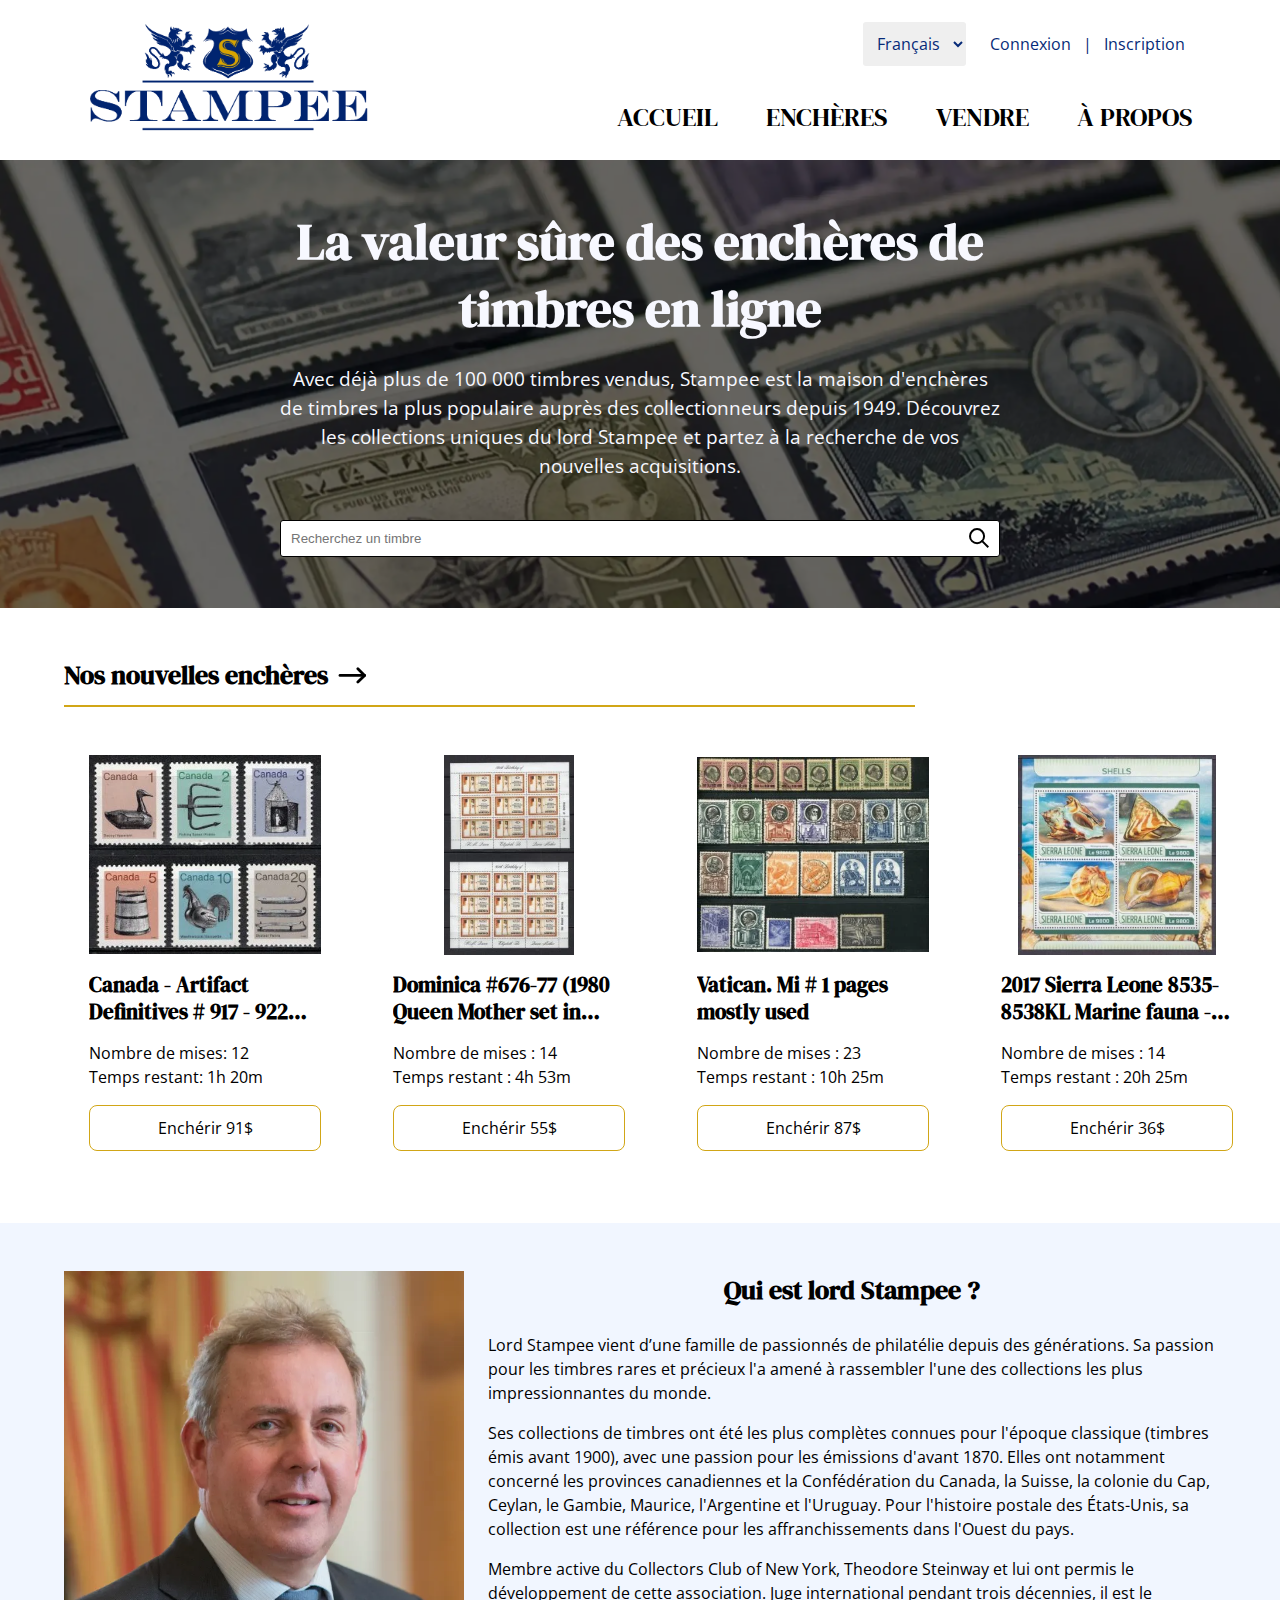
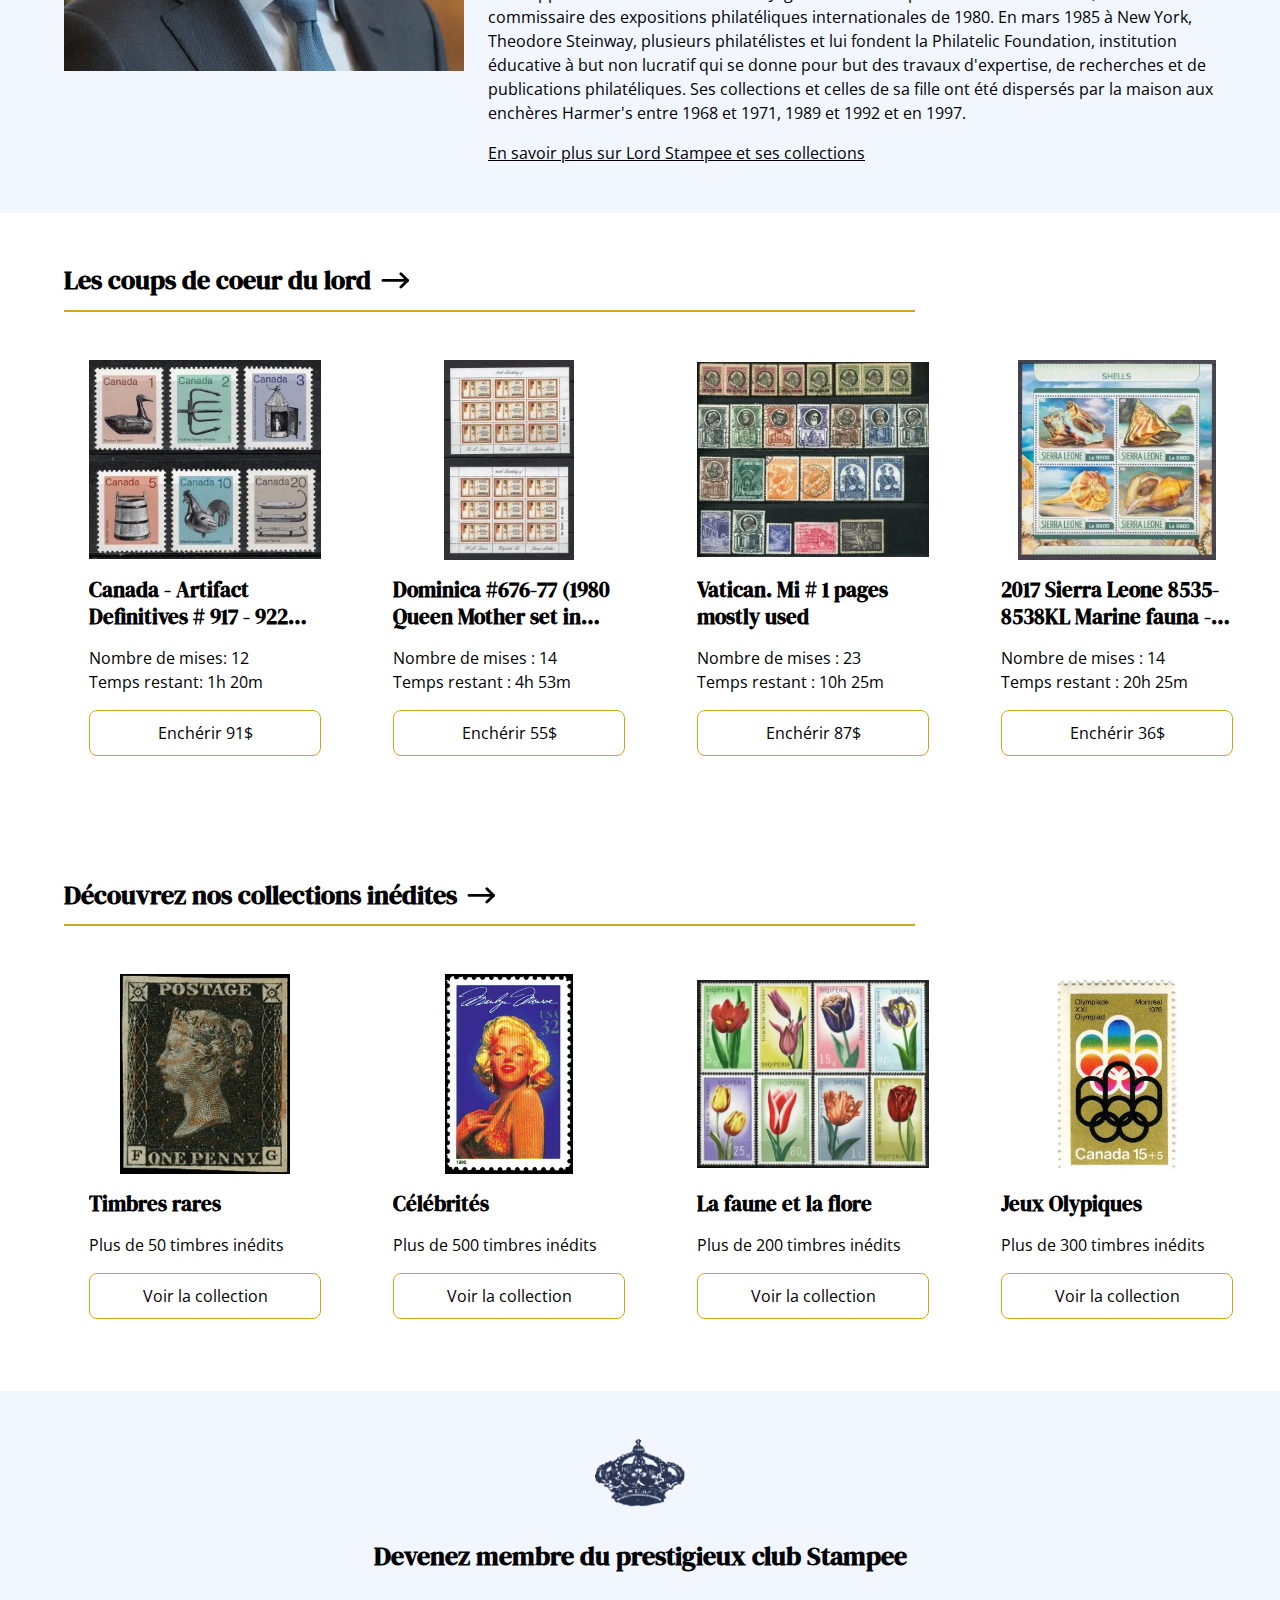
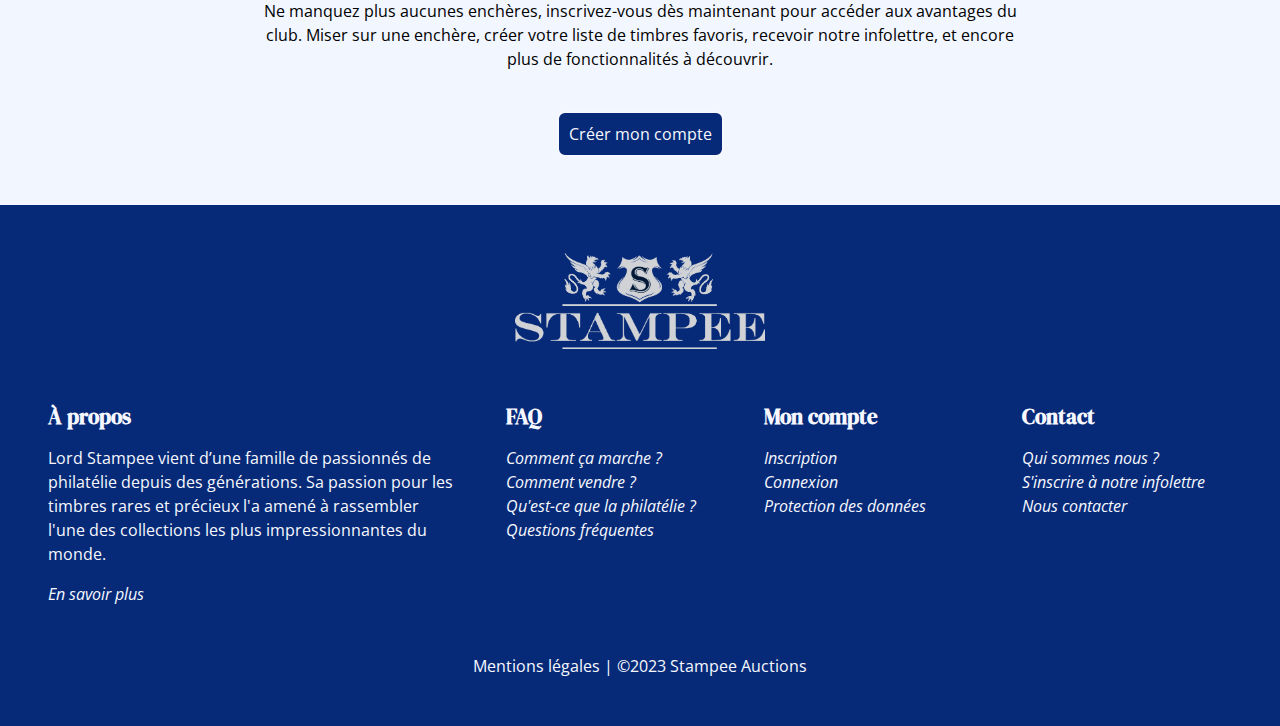
<file: index.html>
<!DOCTYPE html>
<html lang="fr">

<head>
    <meta charset="UTF-8">
    <meta name="viewport" content="width=device-width, initial-scale=1.0">
    <meta name="author" content="Johanna Penet">
    <meta name="description" content="Maquette Accueil Stampee">
    <link rel="stylesheet" href="assets/css/main.css">
    <title>Stampee | Accueil</title>
</head>

<body>
    <header>
        <!-- menus -->
        <nav>
            <!-- logo -->
            <div class="nav-logo"><a href="index.html"><img src="assets/logo/logo_fonce.webp" alt="Logo Stampee"></a>
            </div>
            <!-- menu burger -->
            <input class="nav-toggle" type="checkbox" id="nav-burger">
            <label aria-label="bouton menu reponsive" class="nav-burger" for="nav-burger">
                <span></span>
            </label>
            <div class="nav-wrapper">
                <!-- menu secondaire -->
                <div class="nav-top">
                    <div class="nav-top-language">
                        <select aria-label="langue" name="langue">
                            <option value="en">English</option>
                            <option value="fr" selected>Français</option>
                        </select>
                    </div>
                    <div class="nav-top-login">
                        <a href="#">Connexion</a>
                        <a href="#">Inscription</a>
                    </div>
                </div>
                <!-- menu principale -->
                <div class="nav-main h2 uppercase" role="menubar">
                    <a href="index.html" role="menuitem" aria-haspopup="false">Accueil</a>
                    <div class="nav-main-dropdown">
                        <a href="#" role="menuitem" aria-haspopup="true">Enchères</a>
                        <div class="nav-main-dropdown-content" role="menu">
                            <a href="catalogue.html" role="menuitem" aria-haspopup="false">Enchères en cours</a>
                            <a href="#" role="menuitem" aria-haspopup="false">Enchères archivées</a>
                            <a href="#" role="menuitem" aria-haspopup="false">Enchères à venir</a>
                        </div>
                    </div>
                    <a href="#" role="menuitem" aria-haspopup="false">Vendre</a>
                    <a href="#" role="menuitem" aria-haspopup="false">À propos</a>
                </div>
            </div>
        </nav>
        <div class="herobanner">
            <img src="assets/img/herobanner1.webp" alt="">
            <div class="herobanner-text max-width60">
                <h1>La valeur sûre des enchères de timbres en ligne</h1>
                <p>Avec déjà plus de 100 000 timbres vendus, Stampee est la maison d'enchères de timbres la plus
                    populaire auprès des collectionneurs depuis 1949. Découvrez les collections uniques du lord Stampee
                    et partez à la recherche de vos nouvelles
                    acquisitions.</p>
                <!-- barre de recherche -->
                <div class="herobanner-searchbar">
                    <svg role="img" class="svg-icon search-icon" xmlns="http://www.w3.org/2000/svg"
                        viewBox="0 0 19.9 19.7">
                        <title>Search Icon</title>
                        <desc>A magnifying glass icon.</desc>
                        <g class="search-path" fill="none" stroke="#000" stroke-width="2px">
                            <path stroke-linecap="square" d="M18.5 18.3l-5.4-5.4" />
                            <circle cx="8" cy="8" r="7" />
                        </g>
                    </svg>
                    <input aria-label="search-bar" type="search" placeholder="Recherchez un timbre">
                </div>
            </div>
        </div>
    </header>
    <div>
        <main>
            <!-- carrousel nouveautés et à venir -->
            <section>
                <h2>
                    <a href="#">Nos nouvelles enchères
                        <svg class="svg-icon right-arrow" role="img" xmlns="http://www.w3.org/2000/svg"
                            viewBox="0 0 19.9 19.7">
                            <title>Right Arrow</title>
                            <desc>Right Arrow</desc>
                            <g class="right-arrow" fill="none" stroke="#000" stroke-width="2.5px" stroke-linecap="round"
                                stroke-linejoin="round">
                                <polyline class="cls-1" points="17 6 23 12 17 18" />
                                <line class="cls-1" x1="23" x2="1" y1="12" y2="12" />
                            </g>
                        </svg>
                    </a>
                </h2>
                <div class="carrousel">
                    <article class="stampcard">
                        <a aria-label="button-like" class="stampcard-button-like" href="#">
                            <svg class="svg-icon like-button" role="img" xmlns="http://www.w3.org/2000/svg"
                                viewBox="0 0 24 24">
                                <title>Like Button</title>
                                <desc>Like Button</desc>
                                <g fill="none">
                                    <path class="like-button-path" stroke="#000" stroke-width="1.5px"
                                        stroke-linecap="round" stroke-linejoin="round"
                                        d="M12,9.05,10.88,7.93a3.16,3.16,0,0,0-4.48,0h0a3.17,3.17,0,0,0,0,4.47L12,18l5.6-5.6a3.17,3.17,0,0,0,0-4.47h0a3.16,3.16,0,0,0-4.48,0Z" />
                                </g>
                            </svg>
                        </a>
                        <!-- image -->
                        <a href="#">
                            <picture>
                                <img src="assets/img/timbre-1.webp" alt="Timbre 1">
                            </picture>
                        </a>
                        <div>
                            <!-- titre -->
                            <h3>
                                <a href="#">Canada - Artifact Definitives # 917 - 922 M/NH - Set of Six</a>
                            </h3>
                            <!-- metadonnees mises -->
                            <div class="stampcard-info-wrapper">
                                <div class="stampcard-info">
                                    <span>Nombre de mises: 12</span>
                                    <span>Temps restant: 1h 20m</span>
                                </div>
                            </div>
                            <!-- boutons enchérir -->
                            <footer>
                                <a class="stampcard-button-cta" href="#">Enchérir 91$</a>
                            </footer>
                        </div>
                    </article>
                    <article class="stampcard">
                        <a aria-label="bouton-like" class="stampcard-button-like" href="#"><svg
                                class="svg-icon like-button" role="img" xmlns="http://www.w3.org/2000/svg"
                                viewBox="0 0 24 24">
                                <title>Like Button</title>
                                <desc>Like Button</desc>
                                <g fill="none">
                                    <path class="like-button-path" stroke="#000" stroke-width="1.5px"
                                        stroke-linecap="round" stroke-linejoin="round"
                                        d="M12,9.05,10.88,7.93a3.16,3.16,0,0,0-4.48,0h0a3.17,3.17,0,0,0,0,4.47L12,18l5.6-5.6a3.17,3.17,0,0,0,0-4.47h0a3.16,3.16,0,0,0-4.48,0Z" />
                                </g>
                            </svg></a>
                        <a href="#">
                            <picture>
                                <img src="assets/img/timbre-2.webp" alt="Timbre 1">
                            </picture>
                        </a>
                        <div>
                            <h3>
                                <a href="#">Dominica #676-77 (1980 Queen Mother set in sheets of nine) VFMNH CV</a>
                            </h3>
                            <div class="stampcard-info-wrapper">
                                <div class="stampcard-info">
                                    <span>Nombre de mises : 14</span>
                                    <span>Temps restant : 4h 53m</span>
                                </div>
                            </div>
                            <footer>
                                <a class="stampcard-button-cta" href="#">Enchérir 55$</a>

                            </footer>
                        </div>
                    </article>
                    <article class="stampcard">
                        <a aria-label="bouton-like" class="stampcard-button-like" href="#"><svg
                                class="svg-icon like-button" role="img" xmlns="http://www.w3.org/2000/svg"
                                viewBox="0 0 24 24">
                                <title>Like Button</title>
                                <desc>Like Button</desc>
                                <g fill="none">
                                    <path class="like-button-path" stroke="#000" stroke-width="1.5px"
                                        stroke-linecap="round" stroke-linejoin="round"
                                        d="M12,9.05,10.88,7.93a3.16,3.16,0,0,0-4.48,0h0a3.17,3.17,0,0,0,0,4.47L12,18l5.6-5.6a3.17,3.17,0,0,0,0-4.47h0a3.16,3.16,0,0,0-4.48,0Z" />
                                </g>
                            </svg></a>
                        <a href="#">
                            <picture>
                                <img src="assets/img/timbre-3.webp" alt="Timbre 1">
                            </picture>
                        </a>
                        <div>
                            <h3>
                                <a href="#">Vatican. Mi # 1 pages mostly used</a>
                            </h3>
                            <div class="stampcard-info-wrapper">
                                <div class="stampcard-info">
                                    <span>Nombre de mises : 23</span>
                                    <span>Temps restant : 10h 25m</span>
                                </div>
                            </div>
                            <footer>
                                <a class="stampcard-button-cta" href="#">Enchérir 87$</a>
                            </footer>
                        </div>
                    </article>
                    <article class="stampcard">
                        <a aria-label="bouton-like" class="stampcard-button-like" href="#"><svg
                                class="svg-icon like-button" role="img" xmlns="http://www.w3.org/2000/svg"
                                viewBox="0 0 24 24">
                                <title>Like Button</title>
                                <desc>Like Button</desc>
                                <g fill="none">
                                    <path class="like-button-path" stroke="#000" stroke-width="1.5px"
                                        stroke-linecap="round" stroke-linejoin="round"
                                        d="M12,9.05,10.88,7.93a3.16,3.16,0,0,0-4.48,0h0a3.17,3.17,0,0,0,0,4.47L12,18l5.6-5.6a3.17,3.17,0,0,0,0-4.47h0a3.16,3.16,0,0,0-4.48,0Z" />
                                </g>
                            </svg></a>
                        <a href="#">
                            <picture>
                                <img src="assets/img/timbre-4.webp" alt="Timbre 1">
                            </picture>
                        </a>
                        <div>
                            <h3>
                                <a href="#">2017 Sierra Leone 8535-8538KL Marine fauna - Sea Shells 11,00 €</a>
                            </h3>
                            <div class="stampcard-info-wrapper">
                                <div class="stampcard-info">
                                    <span>Nombre de mises : 14</span>
                                    <span>Temps restant : 20h 25m</span>
                                </div>
                            </div>
                            <footer>
                                <a class="stampcard-button-cta" href="#">Enchérir 36$</a>
                            </footer>
                        </div>
                    </article>
                    <article class="stampcard">
                        <a aria-label="bouton-like" class="stampcard-button-like" href="#"><svg
                                class="svg-icon like-button" role="img" xmlns="http://www.w3.org/2000/svg"
                                viewBox="0 0 24 24">
                                <title>Like Button</title>
                                <desc>Like Button</desc>
                                <g fill="none">
                                    <path class="like-button-path" stroke="#000" stroke-width="1.5px"
                                        stroke-linecap="round" stroke-linejoin="round"
                                        d="M12,9.05,10.88,7.93a3.16,3.16,0,0,0-4.48,0h0a3.17,3.17,0,0,0,0,4.47L12,18l5.6-5.6a3.17,3.17,0,0,0,0-4.47h0a3.16,3.16,0,0,0-4.48,0Z" />
                                </g>
                            </svg></a>
                        <a href="#">
                            <picture>
                                <img src="assets/img/timbre-5.webp" alt="Timbre 1">
                            </picture>
                        </a>
                        <div>
                            <h3>
                                <a href="#">Italy-Austrian Occupation Scott NE1-NE2 Unused HOG - 1918 Bosnia
                                    Surcharges</a>
                            </h3>
                            <div class="stampcard-info-wrapper">
                                <div class="stampcard-info">
                                    <span>Nombre de mises : 3</span>
                                    <span>Temps restant : 1j 10h 25m</span>
                                </div>
                            </div>
                            <footer>
                                <a class="stampcard-button-cta" href="#">Enchérir 16$</a>
                            </footer>
                        </div>
                    </article>
                    <article class="stampcard">
                        <a aria-label="bouton-like" class="stampcard-button-like" href="#"><svg
                                class="svg-icon like-button" role="img" xmlns="http://www.w3.org/2000/svg"
                                viewBox="0 0 24 24">
                                <title>Like Button</title>
                                <desc>Like Button</desc>
                                <g fill="none">
                                    <path class="like-button-path" stroke="#000" stroke-width="1.5px"
                                        stroke-linecap="round" stroke-linejoin="round"
                                        d="M12,9.05,10.88,7.93a3.16,3.16,0,0,0-4.48,0h0a3.17,3.17,0,0,0,0,4.47L12,18l5.6-5.6a3.17,3.17,0,0,0,0-4.47h0a3.16,3.16,0,0,0-4.48,0Z" />
                                </g>
                            </svg></a>
                        <a href="#">
                            <picture>
                                <img src="assets/img/timbre-6.webp" alt="Timbre 1">
                            </picture>
                        </a>
                        <div>
                            <h3>
                                <a href="#">Bahamas Unused Hinged Scott 49</a>
                            </h3>
                            <div class="stampcard-info-wrapper">
                                <div class="stampcard-info">
                                    <span>Nombres de mises : 3</span>
                                    <span>Temps restant : 1j 20h 25m</span>
                                </div>
                            </div>
                            <footer>
                                <a class="stampcard-button-cta" href="#">Enchérir 5$</a>
                            </footer>
                        </div>
                    </article>
                    <article class="stampcard">
                        <a aria-label="bouton-like" class="stampcard-button-like" href="#"><svg
                                class="svg-icon like-button" role="img" xmlns="http://www.w3.org/2000/svg"
                                viewBox="0 0 24 24">
                                <title>Like Button</title>
                                <desc>Like Button</desc>
                                <g fill="none">
                                    <path class="like-button-path" stroke="#000" stroke-width="1.5px"
                                        stroke-linecap="round" stroke-linejoin="round"
                                        d="M12,9.05,10.88,7.93a3.16,3.16,0,0,0-4.48,0h0a3.17,3.17,0,0,0,0,4.47L12,18l5.6-5.6a3.17,3.17,0,0,0,0-4.47h0a3.16,3.16,0,0,0-4.48,0Z" />
                                </g>
                            </svg></a>
                        <a href="#">
                            <picture>
                                <img src="assets/img/timbre-7.webp" alt="Timbre 1">
                            </picture>
                        </a>
                        <div>
                            <h3>
                                <a href="#">Bahamas Unused Hinged Scott 60</a>
                            </h3>
                            <div class="stampcard-info-wrapper">
                                <div class="stampcard-info">
                                    <span>Nombre de mises : 2</span>
                                    <span>Temps restant : 2j 10h 25m</span>
                                </div>
                            </div>
                            <footer>
                                <a class="stampcard-button-cta" href="#">Enchérir 10$</a>
                            </footer>
                        </div>
                    </article>
                    <article class="stampcard">
                        <a aria-label="bouton-like" class="stampcard-button-like" href="#"><svg
                                class="svg-icon like-button" role="img" xmlns="http://www.w3.org/2000/svg"
                                viewBox="0 0 24 24">
                                <title>Like Button</title>
                                <desc>Like Button</desc>
                                <g fill="none">
                                    <path class="like-button-path" stroke="#000" stroke-width="1.5px"
                                        stroke-linecap="round" stroke-linejoin="round"
                                        d="M12,9.05,10.88,7.93a3.16,3.16,0,0,0-4.48,0h0a3.17,3.17,0,0,0,0,4.47L12,18l5.6-5.6a3.17,3.17,0,0,0,0-4.47h0a3.16,3.16,0,0,0-4.48,0Z" />
                                </g>
                            </svg></a>
                        <a href="#">
                            <picture>
                                <img src="assets/img/timbre-8.webp" alt="Timbre 1">
                            </picture>
                        </a>
                        <div>
                            <h3>
                                <a href="#">Canada #359 (1956 Hockey issue) addressed OPS cachet FDC</a>
                            </h3>
                            <div class="stampcard-info-wrapper">
                                <div class="stampcard-info">
                                    <span>Nombres de mises : 3</span>
                                    <span>Temps restant : 3j 10h 25m</span>
                                </div>
                            </div>
                            <footer>
                                <a class="stampcard-button-cta" href="#">Enchérir 6$</a>
                            </footer>
                        </div>
                    </article>
                    <article class="stampcard">
                        <a aria-label="bouton-like" class="stampcard-button-like" href="#"><svg
                                class="svg-icon like-button" role="img" xmlns="http://www.w3.org/2000/svg"
                                viewBox="0 0 24 24">
                                <title>Like Button</title>
                                <desc>Like Button</desc>
                                <g fill="none">
                                    <path class="like-button-path" stroke="#000" stroke-width="1.5px"
                                        stroke-linecap="round" stroke-linejoin="round"
                                        d="M12,9.05,10.88,7.93a3.16,3.16,0,0,0-4.48,0h0a3.17,3.17,0,0,0,0,4.47L12,18l5.6-5.6a3.17,3.17,0,0,0,0-4.47h0a3.16,3.16,0,0,0-4.48,0Z" />
                                </g>
                            </svg></a>
                        <a href="#">
                            <picture>
                                <img src="assets/img/timbre-9.webp" alt="Timbre 1">
                            </picture>
                        </a>
                        <div>
                            <h3>
                                <a href="#">Touva, 538-543 Russian Local. Butterflies sheet of 6. </a>
                            </h3>
                            <div class="stampcard-info-wrapper">
                                <div class="stampcard-info">
                                    <span>Nombre de mises : 1</span>
                                    <span>Temps restant : 4j 8h 15m</span>
                                </div>
                            </div>
                            <footer>
                                <a class="stampcard-button-cta" href="#">Enchérir 80$</a>
                            </footer>
                        </div>
                    </article>
                    <article class="stampcard">
                        <a aria-label="bouton-like" class="stampcard-button-like" href="#"><svg
                                class="svg-icon like-button" role="img" xmlns="http://www.w3.org/2000/svg"
                                viewBox="0 0 24 24">
                                <title>Like Button</title>
                                <desc>Like Button</desc>
                                <g fill="none">
                                    <path class="like-button-path" stroke="#000" stroke-width="1.5px"
                                        stroke-linecap="round" stroke-linejoin="round"
                                        d="M12,9.05,10.88,7.93a3.16,3.16,0,0,0-4.48,0h0a3.17,3.17,0,0,0,0,4.47L12,18l5.6-5.6a3.17,3.17,0,0,0,0-4.47h0a3.16,3.16,0,0,0-4.48,0Z" />
                                </g>
                            </svg></a>
                        <a href="#">
                            <picture>
                                <img src="assets/img/timbre-10.webp" alt="Timbre 1">
                            </picture>
                        </a>
                        <div>
                            <h3>
                                <a href="#">Stamps - Bolivia - Scott# C130-C136 - Mint Hinged Set of 7 Stamps</a>
                            </h3>
                            <div class="stampcard-info-wrapper">
                                <div class="stampcard-info">
                                    <span>Nombres de mises : 3</span>
                                    <span>Temps restant : 4j 10h 30m</span>
                                </div>
                            </div>
                            <footer>
                                <a class="stampcard-button-cta" href="#">Enchérir 16$</a>
                            </footer>
                        </div>
                    </article>
                    <article class="stampcard">
                        <a aria-label="bouton-like" class="stampcard-button-like" href="#"><svg
                                class="svg-icon like-button" role="img" xmlns="http://www.w3.org/2000/svg"
                                viewBox="0 0 24 24">
                                <title>Like Button</title>
                                <desc>Like Button</desc>
                                <g fill="none">
                                    <path class="like-button-path" stroke="#000" stroke-width="1.5px"
                                        stroke-linecap="round" stroke-linejoin="round"
                                        d="M12,9.05,10.88,7.93a3.16,3.16,0,0,0-4.48,0h0a3.17,3.17,0,0,0,0,4.47L12,18l5.6-5.6a3.17,3.17,0,0,0,0-4.47h0a3.16,3.16,0,0,0-4.48,0Z" />
                                </g>
                            </svg></a>
                        <a href="#">
                            <picture>
                                <img src="assets/img/timbre-11.webp" alt="Timbre 1">
                            </picture>
                        </a>
                        <div>
                            <h3>
                                <a href="#">Canada #50 Used fine to very fine Cat$110 1897, Queen Victoria Jubilee</a>
                            </h3>
                            <div class="stampcard-info-wrapper">
                                <div class="stampcard-info">
                                    <span>Nombres de mises : 12</span>
                                    <span>Temps restant : 5j 5h 40m</span>
                                </div>
                            </div>
                            <footer>
                                <a class="stampcard-button-cta" href="#">Enchérir 46$</a>
                            </footer>
                        </div>
                    </article>
                    <article class="stampcard">
                        <a aria-label="bouton-like" class="stampcard-button-like" href="#"><svg
                                class="svg-icon like-button" role="img" xmlns="http://www.w3.org/2000/svg"
                                viewBox="0 0 24 24">
                                <title>Like Button</title>
                                <desc>Like Button</desc>
                                <g fill="none">
                                    <path class="like-button-path" stroke="#000" stroke-width="1.5px"
                                        stroke-linecap="round" stroke-linejoin="round"
                                        d="M12,9.05,10.88,7.93a3.16,3.16,0,0,0-4.48,0h0a3.17,3.17,0,0,0,0,4.47L12,18l5.6-5.6a3.17,3.17,0,0,0,0-4.47h0a3.16,3.16,0,0,0-4.48,0Z" />
                                </g>
                            </svg></a>
                        <a href="#">
                            <picture>
                                <img src="assets/img/timbre-12.webp" alt="Timbre 1">
                            </picture>
                        </a>
                        <div>
                            <h3>
                                <a href="#">TONGA 1938 20th ANNIV OF QUEEN'S ACCESSION SET ON FIRST DAY OF ISSUE
                                    COVER</a>
                            </h3>
                            <div class="stampcard-info-wrapper">
                                <div class="stampcard-info">
                                    <span>Nombre de mises : 13</span>
                                    <span>Temps restant : 7j 10h 25m</span>
                                </div>
                            </div>
                            <footer>
                                <a class="stampcard-button-cta" href="#">Enchérir 12$</a>
                            </footer>
                        </div>
                    </article>
                </div>
            </section>
            <!-- CTA lord Stampee -->
            <section class="cta-wrapper">
                <div class="cta-content">
                    <picture><img src="assets/img/lord-stampee.webp" alt="Lord Stampee"></picture>
                    <div>
                        <h2 class="padding-bottom">Qui est lord Stampee ?</h2>
                        <p>Lord Stampee vient d’une famille de passionnés de philatélie depuis des générations. Sa
                            passion pour les timbres rares et précieux l'a amené à rassembler l'une des collections les
                            plus impressionnantes du monde.</p>
                        <p>Ses collections de timbres ont été les plus complètes connues pour l'époque classique
                            (timbres
                            émis avant 1900), avec une passion pour les émissions d'avant 1870. Elles ont notamment
                            concerné
                            les provinces canadiennes et la Confédération du Canada, la Suisse, la colonie du Cap,
                            Ceylan,
                            le Gambie, Maurice, l'Argentine et l'Uruguay. Pour l'histoire postale des États-Unis, sa
                            collection est une référence pour les affranchissements dans l'Ouest du pays.</p>
                        <p>Membre active du Collectors Club of New York, Theodore Steinway et lui ont permis le
                            développement
                            de cette association. Juge international pendant trois décennies, il est le commissaire des
                            expositions philatéliques internationales de 1980. En mars 1985 à New York, Theodore
                            Steinway,
                            plusieurs philatélistes et lui fondent la Philatelic Foundation, institution éducative à but
                            non
                            lucratif qui se donne pour but des travaux d'expertise, de recherches et de publications
                            philatéliques. Ses collections et celles de sa fille ont été dispersés par la maison aux
                            enchères Harmer's entre 1968 et 1971, 1989 et 1992 et en 1997.</p>
                        <a href="#">En savoir plus sur Lord Stampee et ses collections<i
                                class="fa-solid fa-arrow-right"></i></a>
                    </div>
                </div>
            </section>
            <!-- carrousel coups de coeur du Lord -->
            <section>
                <h2>
                    <a href="#">Les coups de coeur du lord
                        <svg class="svg-icon right-arrow" role="img" xmlns="http://www.w3.org/2000/svg"
                            viewBox="0 0 19.9 19.7">
                            <title>Right Arrow</title>
                            <desc>Right Arrow</desc>
                            <g class="right-arrow" fill="none" stroke="#000" stroke-width="2.5px" stroke-linecap="round"
                                stroke-linejoin="round">
                                <polyline class="cls-1" points="17 6 23 12 17 18" />
                                <line class="cls-1" x1="23" x2="1" y1="12" y2="12" />
                            </g>
                        </svg>
                    </a>
                </h2>
                <div class="carrousel">
                    <article class="stampcard">
                        <a aria-label="bouton-like" class="stampcard-button-like" href="#"><svg
                                class="svg-icon like-button" role="img" xmlns="http://www.w3.org/2000/svg"
                                viewBox="0 0 24 24">
                                <title>Like Button</title>
                                <desc>Like Button</desc>
                                <g fill="none">
                                    <path class="like-button-path" stroke="#000" stroke-width="1.5px"
                                        stroke-linecap="round" stroke-linejoin="round"
                                        d="M12,9.05,10.88,7.93a3.16,3.16,0,0,0-4.48,0h0a3.17,3.17,0,0,0,0,4.47L12,18l5.6-5.6a3.17,3.17,0,0,0,0-4.47h0a3.16,3.16,0,0,0-4.48,0Z" />
                                </g>
                            </svg></a>
                        <!-- image -->
                        <a href="#">
                            <picture>
                                <img src="assets/img/timbre-1.webp" alt="Timbre 1">
                            </picture>
                        </a>
                        <div>
                            <!-- titre -->
                            <h3>
                                <a href="#">Canada - Artifact Definitives # 917 - 922 M/NH - Set of Six</a>
                            </h3>
                            <!-- metadonnees mises -->
                            <div class="stampcard-info-wrapper">
                                <div class="stampcard-info">
                                    <span>Nombre de mises: 12</span>
                                    <span>Temps restant: 1h 20m</span>
                                </div>
                            </div>
                            <!-- boutons enchérir -->
                            <footer>
                                <a class="stampcard-button-cta" href="#">Enchérir 91$</a>
                            </footer>
                        </div>
                    </article>
                    <article class="stampcard">
                        <a aria-label="bouton-like" class="stampcard-button-like" href="#"><svg
                                class="svg-icon like-button" role="img" xmlns="http://www.w3.org/2000/svg"
                                viewBox="0 0 24 24">
                                <title>Like Button</title>
                                <desc>Like Button</desc>
                                <g fill="none">
                                    <path class="like-button-path" stroke="#000" stroke-width="1.5px"
                                        stroke-linecap="round" stroke-linejoin="round"
                                        d="M12,9.05,10.88,7.93a3.16,3.16,0,0,0-4.48,0h0a3.17,3.17,0,0,0,0,4.47L12,18l5.6-5.6a3.17,3.17,0,0,0,0-4.47h0a3.16,3.16,0,0,0-4.48,0Z" />
                                </g>
                            </svg></a>
                        <a href="#">
                            <picture>
                                <img src="assets/img/timbre-2.webp" alt="Timbre 1">
                            </picture>
                        </a>
                        <div>
                            <h3>
                                <a href="#">Dominica #676-77 (1980 Queen Mother set in sheets of nine) VFMNH CV</a>
                            </h3>
                            <div class="stampcard-info-wrapper">
                                <div class="stampcard-info">
                                    <span>Nombre de mises : 14</span>
                                    <span>Temps restant : 4h 53m</span>
                                </div>
                            </div>
                            <footer>
                                <a class="stampcard-button-cta" href="#">Enchérir 55$</a>

                            </footer>
                        </div>
                    </article>
                    <article class="stampcard">
                        <a aria-label="bouton-like" class="stampcard-button-like" href="#"><svg
                                class="svg-icon like-button" role="img" xmlns="http://www.w3.org/2000/svg"
                                viewBox="0 0 24 24">
                                <title>Like Button</title>
                                <desc>Like Button</desc>
                                <g fill="none">
                                    <path class="like-button-path" stroke="#000" stroke-width="1.5px"
                                        stroke-linecap="round" stroke-linejoin="round"
                                        d="M12,9.05,10.88,7.93a3.16,3.16,0,0,0-4.48,0h0a3.17,3.17,0,0,0,0,4.47L12,18l5.6-5.6a3.17,3.17,0,0,0,0-4.47h0a3.16,3.16,0,0,0-4.48,0Z" />
                                </g>
                            </svg></a>
                        <a href="#">
                            <picture>
                                <img src="assets/img/timbre-3.webp" alt="Timbre 1">
                            </picture>
                        </a>
                        <div>
                            <h3>
                                <a href="#">Vatican. Mi # 1 pages mostly used</a>
                            </h3>
                            <div class="stampcard-info-wrapper">
                                <div class="stampcard-info">
                                    <span>Nombre de mises : 23</span>
                                    <span>Temps restant : 10h 25m</span>
                                </div>
                            </div>
                            <footer>
                                <a class="stampcard-button-cta" href="#">Enchérir 87$</a>
                            </footer>
                        </div>
                    </article>
                    <article class="stampcard">
                        <a aria-label="bouton-like" class="stampcard-button-like" href="#"><svg
                                class="svg-icon like-button" role="img" xmlns="http://www.w3.org/2000/svg"
                                viewBox="0 0 24 24">
                                <title>Like Button</title>
                                <desc>Like Button</desc>
                                <g fill="none">
                                    <path class="like-button-path" stroke="#000" stroke-width="1.5px"
                                        stroke-linecap="round" stroke-linejoin="round"
                                        d="M12,9.05,10.88,7.93a3.16,3.16,0,0,0-4.48,0h0a3.17,3.17,0,0,0,0,4.47L12,18l5.6-5.6a3.17,3.17,0,0,0,0-4.47h0a3.16,3.16,0,0,0-4.48,0Z" />
                                </g>
                            </svg></a>
                        <a href="#">
                            <picture>
                                <img src="assets/img/timbre-4.webp" alt="Timbre 1">
                            </picture>
                        </a>
                        <div>
                            <h3>
                                <a href="#">2017 Sierra Leone 8535-8538KL Marine fauna - Sea Shells 11,00 €</a>
                            </h3>
                            <div class="stampcard-info-wrapper">
                                <div class="stampcard-info">
                                    <span>Nombre de mises : 14</span>
                                    <span>Temps restant : 20h 25m</span>
                                </div>
                            </div>
                            <footer>
                                <a class="stampcard-button-cta" href="#">Enchérir 36$</a>
                            </footer>
                        </div>
                    </article>
                    <article class="stampcard">
                        <a aria-label="bouton-like" class="stampcard-button-like" href="#"><svg
                                class="svg-icon like-button" role="img" xmlns="http://www.w3.org/2000/svg"
                                viewBox="0 0 24 24">
                                <title>Like Button</title>
                                <desc>Like Button</desc>
                                <g fill="none">
                                    <path class="like-button-path" stroke="#000" stroke-width="1.5px"
                                        stroke-linecap="round" stroke-linejoin="round"
                                        d="M12,9.05,10.88,7.93a3.16,3.16,0,0,0-4.48,0h0a3.17,3.17,0,0,0,0,4.47L12,18l5.6-5.6a3.17,3.17,0,0,0,0-4.47h0a3.16,3.16,0,0,0-4.48,0Z" />
                                </g>
                            </svg></a>
                        <a href="#">
                            <picture>
                                <img src="assets/img/timbre-5.webp" alt="Timbre 1">
                            </picture>
                        </a>
                        <div>
                            <h3>
                                <a href="#">Italy-Austrian Occupation Scott NE1-NE2 Unused HOG - 1918 Bosnia
                                    Surcharges</a>
                            </h3>
                            <div class="stampcard-info-wrapper">
                                <div class="stampcard-info">
                                    <span>Nombre de mises : 3</span>
                                    <span>Temps restant : 1j 10h 25m</span>
                                </div>
                            </div>
                            <footer>
                                <a class="stampcard-button-cta" href="#">Enchérir 16$</a>
                            </footer>
                        </div>
                    </article>
                    <article class="stampcard">
                        <a aria-label="bouton-like" class="stampcard-button-like" href="#"><svg
                                class="svg-icon like-button" role="img" xmlns="http://www.w3.org/2000/svg"
                                viewBox="0 0 24 24">
                                <title>Like Button</title>
                                <desc>Like Button</desc>
                                <g fill="none">
                                    <path class="like-button-path" stroke="#000" stroke-width="1.5px"
                                        stroke-linecap="round" stroke-linejoin="round"
                                        d="M12,9.05,10.88,7.93a3.16,3.16,0,0,0-4.48,0h0a3.17,3.17,0,0,0,0,4.47L12,18l5.6-5.6a3.17,3.17,0,0,0,0-4.47h0a3.16,3.16,0,0,0-4.48,0Z" />
                                </g>
                            </svg></a>
                        <a href="#">
                            <picture>
                                <img src="assets/img/timbre-6.webp" alt="Timbre 1">
                            </picture>
                        </a>
                        <div>
                            <h3>
                                <a href="#">Bahamas Unused Hinged Scott 49</a>
                            </h3>
                            <div class="stampcard-info-wrapper">
                                <div class="stampcard-info">
                                    <span>Nombres de mises : 3</span>
                                    <span>Temps restant : 1j 20h 25m</span>
                                </div>
                            </div>
                            <footer>
                                <a class="stampcard-button-cta" href="#">Enchérir 5$</a>
                            </footer>
                        </div>
                    </article>
                    <article class="stampcard">
                        <a aria-label="bouton-like" class="stampcard-button-like" href="#"><svg
                                class="svg-icon like-button" role="img" xmlns="http://www.w3.org/2000/svg"
                                viewBox="0 0 24 24">
                                <title>Like Button</title>
                                <desc>Like Button</desc>
                                <g fill="none">
                                    <path class="like-button-path" stroke="#000" stroke-width="1.5px"
                                        stroke-linecap="round" stroke-linejoin="round"
                                        d="M12,9.05,10.88,7.93a3.16,3.16,0,0,0-4.48,0h0a3.17,3.17,0,0,0,0,4.47L12,18l5.6-5.6a3.17,3.17,0,0,0,0-4.47h0a3.16,3.16,0,0,0-4.48,0Z" />
                                </g>
                            </svg></a>
                        <a href="#">
                            <picture>
                                <img src="assets/img/timbre-7.webp" alt="Timbre 1">
                            </picture>
                        </a>
                        <div>
                            <h3>
                                <a href="#">Bahamas Unused Hinged Scott 60</a>
                            </h3>
                            <div class="stampcard-info-wrapper">
                                <div class="stampcard-info">
                                    <span>Nombre de mises : 2</span>
                                    <span>Temps restant : 2j 10h 25m</span>
                                </div>
                            </div>
                            <footer>
                                <a class="stampcard-button-cta" href="#">Enchérir 10$</a>
                            </footer>
                        </div>
                    </article>
                    <article class="stampcard">
                        <a aria-label="bouton-like" class="stampcard-button-like" href="#"><svg
                                class="svg-icon like-button" role="img" xmlns="http://www.w3.org/2000/svg"
                                viewBox="0 0 24 24">
                                <title>Like Button</title>
                                <desc>Like Button</desc>
                                <g fill="none">
                                    <path class="like-button-path" stroke="#000" stroke-width="1.5px"
                                        stroke-linecap="round" stroke-linejoin="round"
                                        d="M12,9.05,10.88,7.93a3.16,3.16,0,0,0-4.48,0h0a3.17,3.17,0,0,0,0,4.47L12,18l5.6-5.6a3.17,3.17,0,0,0,0-4.47h0a3.16,3.16,0,0,0-4.48,0Z" />
                                </g>
                            </svg></a>
                        <a href="#">
                            <picture>
                                <img src="assets/img/timbre-8.webp" alt="Timbre 1">
                            </picture>
                        </a>
                        <div>
                            <h3>
                                <a href="#">Canada #359 (1956 Hockey issue) addressed OPS cachet FDC</a>
                            </h3>
                            <div class="stampcard-info-wrapper">
                                <div class="stampcard-info">
                                    <span>Nombres de mises : 3</span>
                                    <span>Temps restant : 3j 10h 25m</span>
                                </div>
                            </div>
                            <footer>
                                <a class="stampcard-button-cta" href="#">Enchérir 6$</a>
                            </footer>
                        </div>
                    </article>
                    <article class="stampcard">
                        <a aria-label="bouton-like" class="stampcard-button-like" href="#"><svg
                                class="svg-icon like-button" role="img" xmlns="http://www.w3.org/2000/svg"
                                viewBox="0 0 24 24">
                                <title>Like Button</title>
                                <desc>Like Button</desc>
                                <g fill="none">
                                    <path class="like-button-path" stroke="#000" stroke-width="1.5px"
                                        stroke-linecap="round" stroke-linejoin="round"
                                        d="M12,9.05,10.88,7.93a3.16,3.16,0,0,0-4.48,0h0a3.17,3.17,0,0,0,0,4.47L12,18l5.6-5.6a3.17,3.17,0,0,0,0-4.47h0a3.16,3.16,0,0,0-4.48,0Z" />
                                </g>
                            </svg></a>
                        <a href="#">
                            <picture>
                                <img src="assets/img/timbre-9.webp" alt="Timbre 1">
                            </picture>
                        </a>
                        <div>
                            <h3>
                                <a href="#">Touva, 538-543 Russian Local. Butterflies sheet of 6. </a>
                            </h3>
                            <div class="stampcard-info-wrapper">
                                <div class="stampcard-info">
                                    <span>Nombre de mises : 1</span>
                                    <span>Temps restant : 4j 8h 15m</span>
                                </div>
                            </div>
                            <footer>
                                <a class="stampcard-button-cta" href="#">Enchérir 80$</a>
                            </footer>
                        </div>
                    </article>
                    <article class="stampcard">
                        <a aria-label="bouton-like" class="stampcard-button-like" href="#"><svg
                                class="svg-icon like-button" role="img" xmlns="http://www.w3.org/2000/svg"
                                viewBox="0 0 24 24">
                                <title>Like Button</title>
                                <desc>Like Button</desc>
                                <g fill="none">
                                    <path class="like-button-path" stroke="#000" stroke-width="1.5px"
                                        stroke-linecap="round" stroke-linejoin="round"
                                        d="M12,9.05,10.88,7.93a3.16,3.16,0,0,0-4.48,0h0a3.17,3.17,0,0,0,0,4.47L12,18l5.6-5.6a3.17,3.17,0,0,0,0-4.47h0a3.16,3.16,0,0,0-4.48,0Z" />
                                </g>
                            </svg></a>
                        <a href="#">
                            <picture>
                                <img src="assets/img/timbre-10.webp" alt="Timbre 1">
                            </picture>
                        </a>
                        <div>
                            <h3>
                                <a href="#">Stamps - Bolivia - Scott# C130-C136 - Mint Hinged Set of 7 Stamps</a>
                            </h3>
                            <div class="stampcard-info-wrapper">
                                <div class="stampcard-info">
                                    <span>Nombres de mises : 3</span>
                                    <span>Temps restant : 4j 10h 30m</span>
                                </div>
                            </div>
                            <footer>
                                <a class="stampcard-button-cta" href="#">Enchérir 16$</a>
                            </footer>
                        </div>
                    </article>
                    <article class="stampcard">
                        <a aria-label="bouton-like" class="stampcard-button-like" href="#"><svg
                                class="svg-icon like-button" role="img" xmlns="http://www.w3.org/2000/svg"
                                viewBox="0 0 24 24">
                                <title>Like Button</title>
                                <desc>Like Button</desc>
                                <g fill="none">
                                    <path class="like-button-path" stroke="#000" stroke-width="1.5px"
                                        stroke-linecap="round" stroke-linejoin="round"
                                        d="M12,9.05,10.88,7.93a3.16,3.16,0,0,0-4.48,0h0a3.17,3.17,0,0,0,0,4.47L12,18l5.6-5.6a3.17,3.17,0,0,0,0-4.47h0a3.16,3.16,0,0,0-4.48,0Z" />
                                </g>
                            </svg></a>
                        <a href="#">
                            <picture>
                                <img src="assets/img/timbre-11.webp" alt="Timbre 1">
                            </picture>
                        </a>
                        <div>
                            <h3>
                                <a href="#">Canada #50 Used fine to very fine Cat$110 1897, Queen Victoria Jubilee</a>
                            </h3>
                            <div class="stampcard-info-wrapper">
                                <div class="stampcard-info">
                                    <span>Nombres de mises : 12</span>
                                    <span>Temps restant : 5j 5h 40m</span>
                                </div>
                            </div>
                            <footer>
                                <a class="stampcard-button-cta" href="#">Enchérir 46$</a>
                            </footer>
                        </div>
                    </article>
                    <article class="stampcard">
                        <a aria-label="bouton-like" class="stampcard-button-like" href="#"><svg
                                class="svg-icon like-button" role="img" xmlns="http://www.w3.org/2000/svg"
                                viewBox="0 0 24 24">
                                <title>Like Button</title>
                                <desc>Like Button</desc>
                                <g fill="none">
                                    <path class="like-button-path" stroke="#000" stroke-width="1.5px"
                                        stroke-linecap="round" stroke-linejoin="round"
                                        d="M12,9.05,10.88,7.93a3.16,3.16,0,0,0-4.48,0h0a3.17,3.17,0,0,0,0,4.47L12,18l5.6-5.6a3.17,3.17,0,0,0,0-4.47h0a3.16,3.16,0,0,0-4.48,0Z" />
                                </g>
                            </svg></a>
                        <a href="#">
                            <picture>
                                <img src="assets/img/timbre-12.webp" alt="Timbre 1">
                            </picture>
                        </a>
                        <div>
                            <h3>
                                <a href="#">TONGA 1938 20th ANNIV OF QUEEN'S ACCESSION SET ON FIRST DAY OF ISSUE
                                    COVER</a>
                            </h3>
                            <div class="stampcard-info-wrapper">
                                <div class="stampcard-info">
                                    <span>Nombre de mises : 13</span>
                                    <span>Temps restant : 7j 10h 25m</span>
                                </div>
                            </div>
                            <footer>
                                <a class="stampcard-button-cta" href="#">Enchérir 12$</a>
                            </footer>
                        </div>
                    </article>
                </div>
            </section>
            <!-- carrousel collections -->
            <section>
                <h2>
                    <a href="#">Découvrez nos collections inédites
                        <svg class="svg-icon right-arrow" role="img" xmlns="http://www.w3.org/2000/svg"
                            viewBox="0 0 19.9 19.7">
                            <title>Right Arrow</title>
                            <desc>Right Arrow</desc>
                            <g class="right-arrow" fill="none" stroke="#000" stroke-width="2.5px" stroke-linecap="round"
                                stroke-linejoin="round">
                                <polyline class="cls-1" points="17 6 23 12 17 18" />
                                <line class="cls-1" x1="23" x2="1" y1="12" y2="12" />
                            </g>
                        </svg>
                    </a>
                </h2>
                <div class="carrousel">
                    <article class="stampcard">
                        <!-- image -->
                        <a href="#">
                            <picture>
                                <img src="assets/img/collection-rare.webp" alt="Collection timbres rares">
                            </picture>
                        </a>
                        <div>
                            <!-- titre -->
                            <h3>
                                <a href="#">Timbres rares</a>
                            </h3>
                            <!-- metadonnes enchère -->
                            <aside>
                                <span>Plus de 50 timbres inédits</span>
                            </aside>
                            <!-- boutons en savoir plus / like -->
                            <footer>
                                <a class="stampcard-button-cta" href="#">Voir la collection</a>
                                <!-- <a aria-label="bouton-like" class="stampcard-button-like" href="#"><i class="fa-regular fa-heart fa-xl"></a></i> -->
                            </footer>
                        </div>
                    </article>
                    <article class="stampcard">
                        <!-- image -->
                        <a href="#">
                            <picture>
                                <img src="assets/img/collection-celebrities.webp" alt="Collection célébrités">
                            </picture>
                        </a>
                        <div>
                            <h3>
                                <a href="#">Célébrités</a>
                            </h3>
                            <aside>
                                <span>Plus de 500 timbres inédits</span>
                            </aside>
                            <footer>
                                <a class="stampcard-button-cta" href="#">Voir la collection</a>
                            </footer>
                        </div>
                    </article>
                    <article class="stampcard">
                        <a href="#">
                            <picture>
                                <img src="assets/img/collection-flore.webp" alt="Collection Faune et flore">
                            </picture>
                        </a>
                        <div>
                            <h3>
                                <a href="#">La faune et la flore</a>
                            </h3>
                            <aside>
                                <span>Plus de 200 timbres inédits</span>
                            </aside>
                            <footer>
                                <a class="stampcard-button-cta" href="#">Voir la collection</a>
                            </footer>
                        </div>
                    </article>
                    <article class="stampcard">
                        <a href="#">
                            <picture>
                                <img src="assets/img/collection-olympics.webp" alt="Collection Jeux olympiques">
                            </picture>
                        </a>
                        <div>
                            <h3>
                                <a href="#">Jeux Olypiques</a>
                            </h3>
                            <aside>
                                <span>Plus de 300 timbres inédits</span>
                            </aside>
                            <footer>
                                <a class="stampcard-button-cta" href="#">Voir la collection</a>
                            </footer>
                        </div>
                    </article>
                    <article class="stampcard">
                        <a href="#">
                            <picture>
                                <img src="assets/img/collection-royaute.webp" alt="Collection famille royale ">
                            </picture>
                        </a>
                        <div>
                            <h3>
                                <a href="#">Famille royale</a>
                            </h3>
                            <aside>
                                <span>Plus de 150 timbres inédits</span>
                            </aside>
                            <footer>
                                <a class="stampcard-button-cta" href="#">Voir la collection</a>
                            </footer>
                        </div>
                    </article>
                </div>
            </section>
            <!-- CTA compte membre -->
            <section class="cta-wrapper">
                <picture><img src="assets/logo/crown.webp" alt=""></picture>
                <h2>Devenez membre du prestigieux club Stampee</h2>
                <div class="cta-content max-width60">
                    <p>Ne manquez plus aucunes enchères, inscrivez-vous dès maintenant pour accéder aux
                        avantages du
                        club. Miser sur une enchère, créer votre liste de timbres favoris, recevoir notre
                        infolettre, et
                        encore plus de fonctionnalités à découvrir.
                    </p>
                </div>
                <button>Créer mon compte</button>
            </section>

        </main>
    </div>
    <footer>
        <div class="footer-logo"><a href="index.html"><img src="assets/logo/logo_clair.webp" alt="Logo Stampee"></a>
        </div>
        <div class="footer-main">
            <div class="footer-main-content">
                <h3>À propos</h3>
                <p class="no-padding-bottom">Lord Stampee vient d’une famille de passionnés de philatélie depuis des
                    générations. Sa passion pour
                    les timbres rares et précieux l'a amené à rassembler l'une des collections les plus impressionnantes
                    du monde.</p>
                <a href="#">En savoir plus</a>
            </div>
            <div class="footer-main-content">
                <h3>FAQ</h3>
                <div>
                    <a href="#">Comment ça marche ?</a>
                    <a href="#">Comment vendre ?</a>
                    <a href="#">Qu'est-ce que la philatélie ?</a>
                    <a href="#">Questions fréquentes</a>
                </div>
            </div>
            <div class="footer-main-content">
                <h3>Mon compte</h3>
                <div>
                    <a href="#">Inscription</a>
                    <a href="#">Connexion</a>
                    <a href="#">Protection des données</a>
                </div>
            </div>
            <div class="footer-main-content">
                <h3>Contact</h3>
                <div>
                    <a href="#">Qui sommes nous ?</a>
                    <a href="#">S'inscrire à notre infolettre</a>
                    <a href="#">Nous contacter</a>
                </div>
            </div>
        </div>
        <div class="footer-legal">
            <a href="#">Mentions légales</a>
            <span> | </span>
            <span>©2023 Stampee Auctions</span>
        </div>
    </footer>
</body>

</html>
</file>
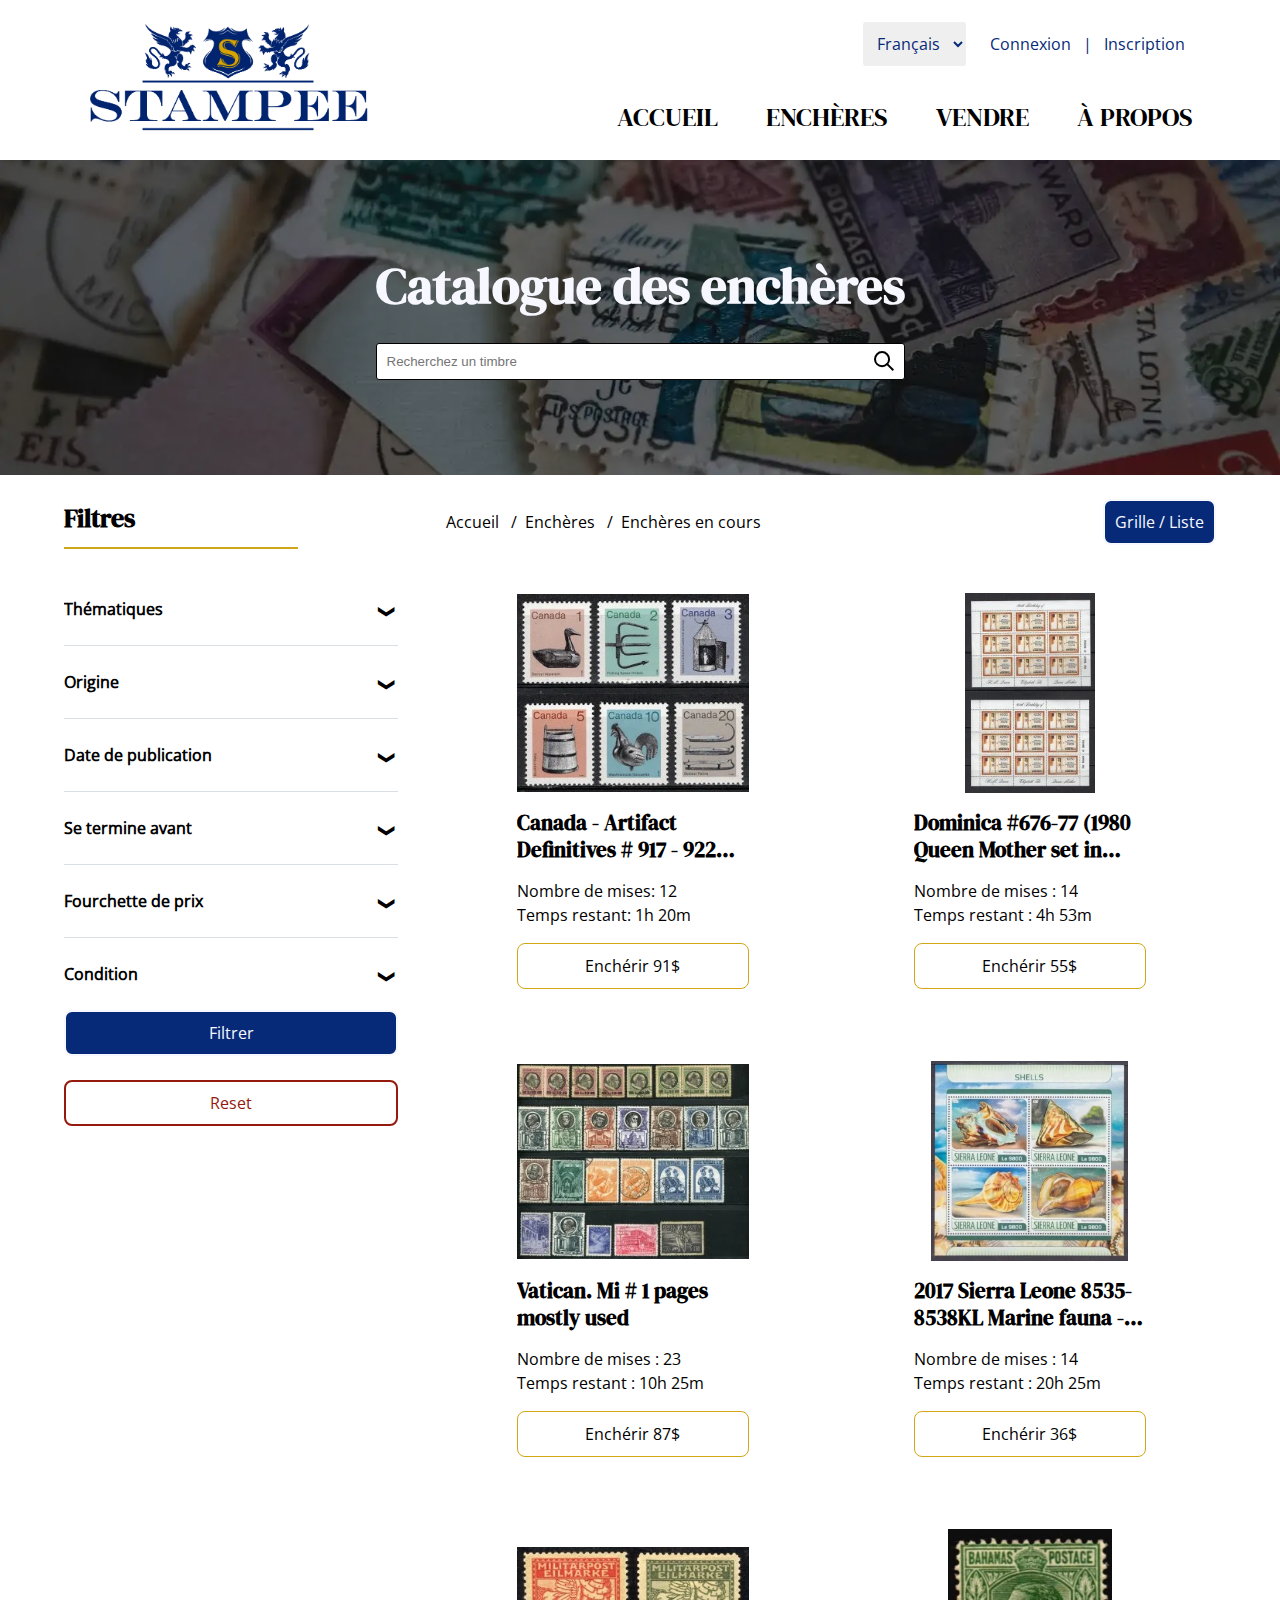
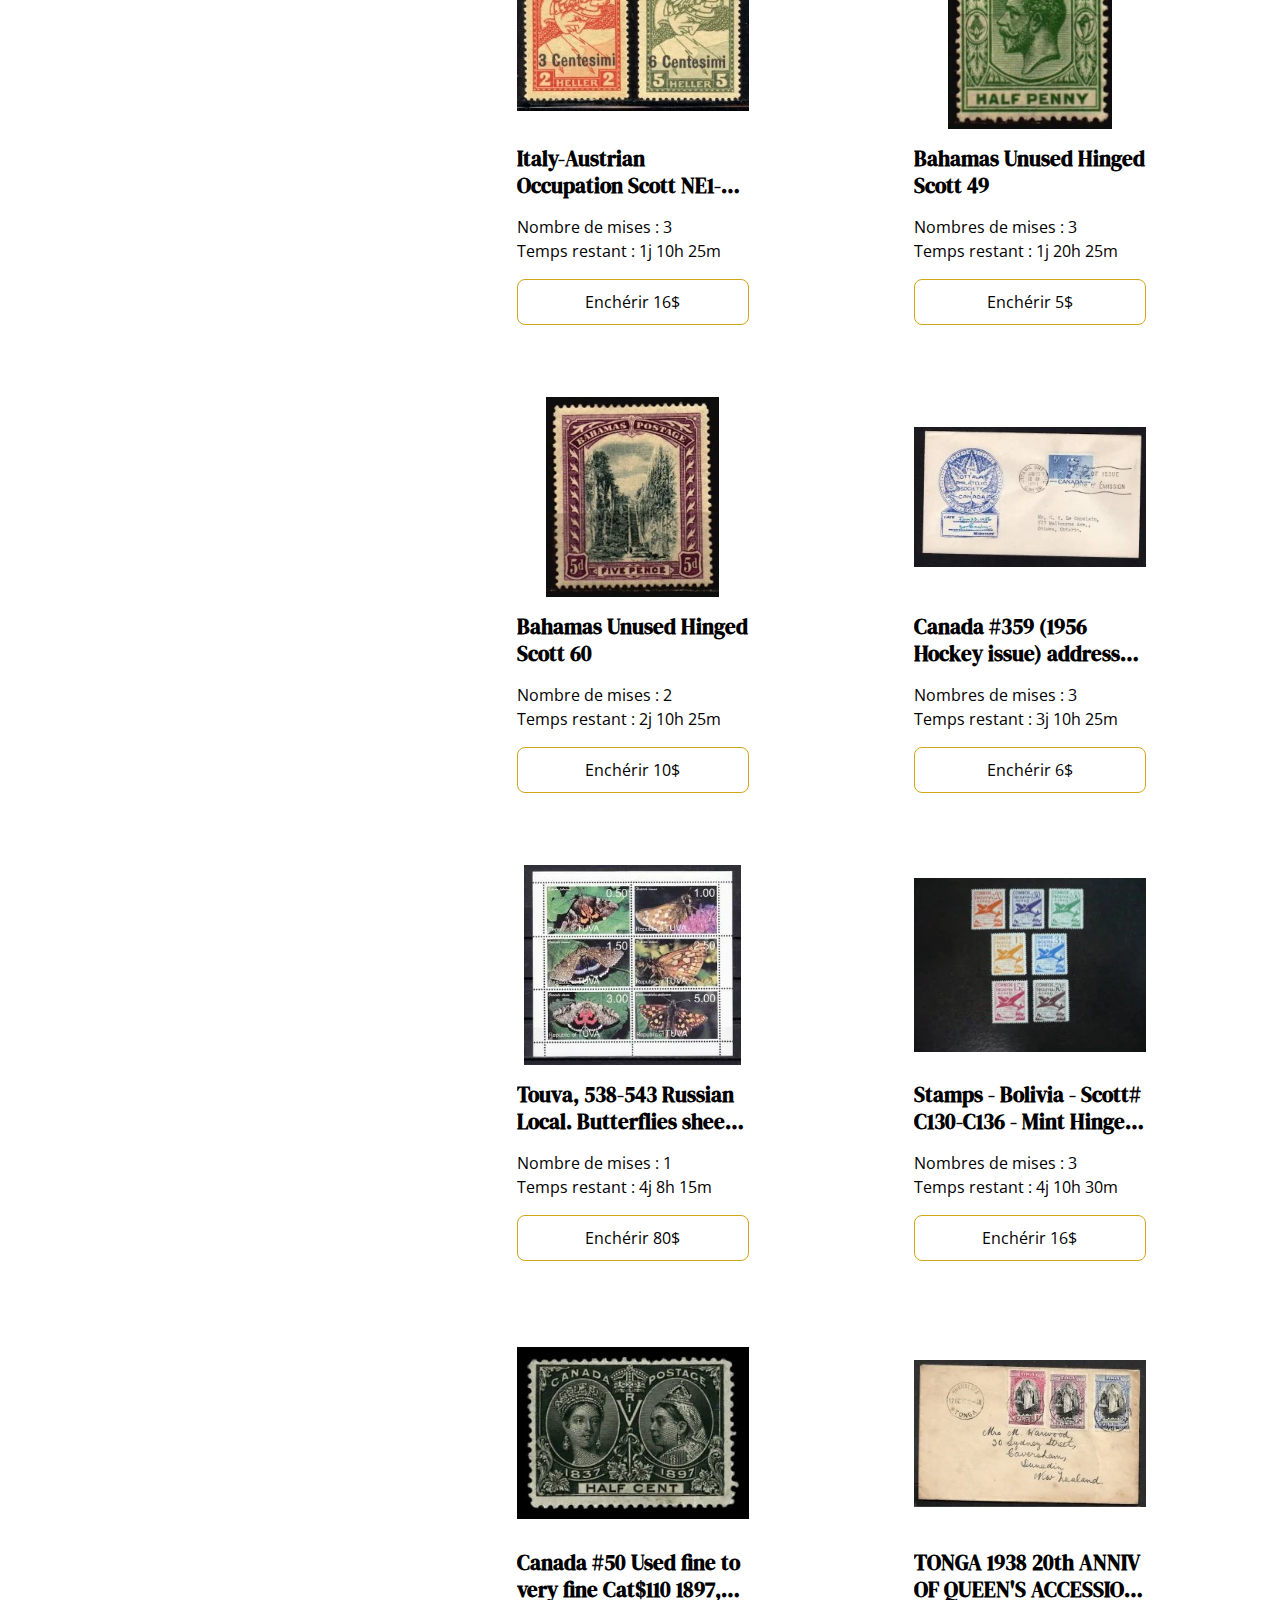
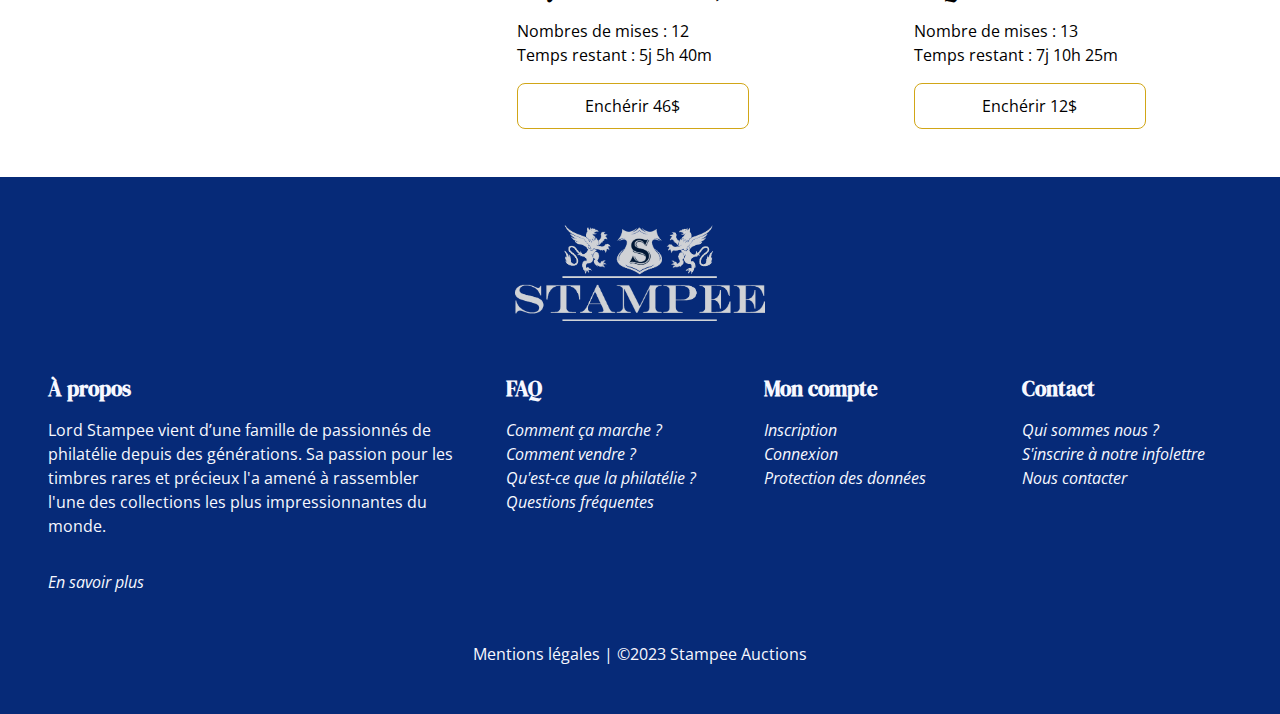
<file: catalogue.html>
<!DOCTYPE html>
<html lang="fr">

<head>
	<meta charset="UTF-8">
	<meta name="viewport" content="width=device-width, initial-scale=1.0">
	<meta name="author" content="Johanna Penet">
	<meta name="description" content="Maquette catalogue Stampee">
	<link rel="stylesheet" href="assets/css/main.css">
	<script src="assets/js/main.js" defer></script>
	<title>Stampee | Catalogue</title>
</head>

<body>
	<header>
		<!-- menus -->
		<nav>
			<!-- logo -->
			<div class="nav-logo"><a href="index.html"><img src="assets/logo/logo_fonce.webp" alt="Logo Stampee"></a>
			</div>
			<!-- menu burger -->
			<input class="nav-toggle" type="checkbox" id="nav-burger">
			<label class="nav-burger" for="nav-burger" aria-label="menu navigation">
				<span></span>
			</label>
			<div class="nav-wrapper">
				<!-- menu secondaire -->
				<div class="nav-top">
					<div class="nav-top-language">
						<select aria-label="langue" name="langue">
							<option value="en">English</option>
							<option value="fr" selected>Français</option>
						</select>
					</div>
					<div class="nav-top-login">
						<a href="#">Connexion</a>
						<a href="#">Inscription</a>
					</div>
				</div>
				<!-- menu principale -->
				<div class="nav-main h2 uppercase" role="menubar">
					<a href="index.html" role="menuitem" aria-haspopup="false">Accueil</a>
					<div class="nav-main-dropdown">
						<a href="#" role="menuitem" aria-haspopup="true">Enchères</a>
						<div class="nav-main-dropdown-content" role="menu">
							<a href="catalogue.html" role="menuitem" aria-haspopup="false">Enchères en cours</a>
							<a href="#" role="menuitem" aria-haspopup="false">Enchères archivées</a>
							<a href="#" role="menuitem" aria-haspopup="false">Enchères à venir</a>
						</div>
					</div>
					<a href="#" role="menuitem" aria-haspopup="false">Vendre</a>
					<a href="#" role="menuitem" aria-haspopup="false">À propos</a>
				</div>
			</div>
		</nav>
		<!-- Hero banner -->
		<div class="herobanner">
			<img src="assets/img/herobanner2.webp" alt="">
			<div class="herobanner-text">
				<h1>Catalogue des enchères</h1>
				<!-- barre de recherche -->
				<div class="herobanner-searchbar">
					<svg role="img" class="svg-icon search-icon" xmlns="http://www.w3.org/2000/svg"
						viewBox="0 0 19.9 19.7">
						<title>Search Icon</title>
						<desc>A magnifying glass icon.</desc>
						<g class="search-path" fill="none" stroke="#000" stroke-width="2px">
							<path stroke-linecap="square" d="M18.5 18.3l-5.4-5.4" />
							<circle cx="8" cy="8" r="7" />
						</g>
					</svg>
					<input aria-label="search-bar" type="search" placeholder="Recherchez un timbre">
				</div>
			</div>
		</div>
	</header>
	<div class="container-catalogue">
		<!-- barre des filtres -->
		<aside class="regular-rhythm aside-catalogue">
			<h2 class="no-underline">Filtres</h2>
			<form class="filter">
				<!-- filtre thématiques -->
				<div class="filter-item" data-filter-name="themes">
					<input type="checkbox" id="themes" checked>
					<label for="themes" class="filter-name h4">Thématiques</label>
					<div class="filter-content">
						<select>
							<option value="">--choisir une thématique--</option>
							<option value="rare">Timbres rares</option>
							<option value="lord">Coup de coeur du lord</option>
							<option value="royaute">Famille royale</option>
							<option value="celebrites">Célébrités</option>
							<option value="sports">Sports et Jeux Olympiques</option>
							<option value="faune">Faune et flore</option>
						</select>
					</div>
				</div>
				<!-- filtre origine -->
				<div class="filter-item" data-filter-name="origine">
					<input type="checkbox" id="origine" checked>
					<label for="origine" class="filter-name h4">Origine</label>
					<div class="filter-content">
						<div class="filter-country-checkbox">
							<input type="checkbox" id="RU" name="RU">
							<label for="RU">Royaume-Uni</label>
						</div>
						<div class="filter-country-checkbox">
							<input type="checkbox" id="EU" name="EU">
							<label for="EU">États-Unis</label>
						</div>
						<div class="filter-country-checkbox">
							<input type="checkbox" id="CA" name="CA">
							<label for="CA">Canada</label>
						</div>
						<div class="filter-country-checkbox">
							<input type="checkbox" id="AU" name="AU">
							<label for="AU">Australie</label>
						</div>
						<div class="filter-country-checkbox">
							<input type="checkbox" id="EUR" name="EUR">
							<label for="EUR">Europe</label>
						</div>
						<div class="filter-country-checkbox">
							<input type="checkbox" id="AME" name="AME">
							<label for="AME">Amérique</label>
						</div>
						<div class="filter-country-checkbox">
							<input type="checkbox" id="AFR" name="AFR">
							<label for="AFR">Afrique</label>
						</div>
						<div class="filter-country-checkbox">
							<input type="checkbox" id="ASI" name="ASI">
							<label for="ASI">Asie</label>
						</div>
						<div class="filter-country-checkbox">
							<input type="checkbox" id="OCE" name="OCE">
							<label for="OCE">Océanie</label>
						</div>
						<div class="filter-country-checkbox">
							<input type="checkbox" id="other" name="other">
							<label for="other">Autres</label>
						</div>
					</div>
				</div>
				<!-- filtre publication -->
				<div class="filter-item" data-filter-name="publication">
					<input type="checkbox" id="annee" checked>
					<label for="annee" class="filter-name h4">Date de publication</label>
					<div class="filter-content">
						<select name="date-publication" aria-labelledby="annee">
							<option value="">--choisir une date--</option>
							<option value="max1900">avant 1900</option>
							<option value="max1950">1900 - 1950</option>
							<option value="max2000">1950 - 2000</option>
							<option value="min2000">après 2000</option>
						</select>
					</div>
				</div>
				<!-- filtre date échéance -->
				<div class="filter-item" data-filter-name="date">
					<input type="checkbox" id="echeance" checked>
					<label for="echeance" class="filter-name h4">Se termine avant</label>
					<div class="filter-content"><input type="date" aria-label="date"></div>
				</div>
				<!-- filtre prix -->
				<div class="filter-item" data-filter-name="prix">
					<input type="checkbox" id="prix" checked>
					<label for="prix" class="filter-name h4">Fourchette de prix</label>
					<div class="filter-content filter-price-wrapper">
						<div class="filter-price-field">
							<span>Min</span>
							<input type="number" class="input-min" value="0" aria-label="prix-minimum">
						</div>
						<div class="filter-price-field">
							<span>Max</span>
							<input type="number" class="input-max" value="10000" aria-label="prix maximum">
						</div>
					</div>
				</div>
				<!-- filtre condition -->
				<div class="filter-item" data-filter-name="condition">
					<input type="checkbox" id="condition" checked>
					<label for="condition" class="filter-name h4">Condition</label>
					<div class="filter-content">
						<select aria-label="Filtres condition">
							<option value="">--choisir une condition--</option>
							<option value="Bonne">Parfaite</option>
							<option value="Bonne">Excellente</option>
							<option value="Moyenne">Bonne</option>
							<option value="Moyenne">Moyenne</option>
							<option value="Mauvaise">Mauvaise</option>
						</select>
					</div>
				</div>
				<!-- boutons recherche / reset -->
				<footer class="regular-rhythm">
					<button type="submit">Filtrer</button>
					<button type="reset">Reset</button>
				</footer>
			</form>
		</aside>
		<main class="main-catalogue regular-rhythm">
			<div class="catalogue-header">
				<!-- fil d'ariane -->
				<ul>
					<li><a href="index.html">Accueil</a></li>
					<li><a href="#">Enchères</a></li>
					<li class="catalogue-header-ariane-active">Enchères en cours</li>
				</ul>
				<!-- toggle vue -->
				<button id="grid-list">Grille / Liste</button>
			</div>
			<!-- catalogue enchères -->
			<div class="grid">
				<article class="stampcard">
					<a aria-label="button-like" class="stampcard-button-like" href="#">
						<svg class="svg-icon like-button" role="img" xmlns="http://www.w3.org/2000/svg"
							viewBox="0 0 24 24">
							<title>Like Button</title>
							<desc>Like Button</desc>
							<g fill="none">
								<path class="like-button-path" stroke="#000" stroke-width="1.5px" stroke-linecap="round"
									stroke-linejoin="round"
									d="M12,9.05,10.88,7.93a3.16,3.16,0,0,0-4.48,0h0a3.17,3.17,0,0,0,0,4.47L12,18l5.6-5.6a3.17,3.17,0,0,0,0-4.47h0a3.16,3.16,0,0,0-4.48,0Z" />
							</g>
						</svg>
					</a>
					<!-- image -->
					<a href="#">
						<picture>
							<img src="assets/img/timbre-1.webp" alt="Timbre 1">
						</picture>
					</a>
					<div>
						<!-- titre -->
						<h3>
							<a href="#">Canada - Artifact Definitives # 917 - 922 M/NH - Set of Six</a>
						</h3>
						<!-- metadonnees mises -->
						<div class="stampcard-info-wrapper">
							<div class="stampcard-info">
								<span>Nombre de mises: 12</span>
								<span>Temps restant: 1h 20m</span>
							</div>
						</div>
						<!-- boutons enchérir -->
						<footer>
							<a class="stampcard-button-cta" href="#">Enchérir 91$</a>
						</footer>
					</div>
				</article>
				<article class="stampcard">
					<a aria-label="bouton-like" class="stampcard-button-like" href="#"><svg class="svg-icon like-button"
							role="img" xmlns="http://www.w3.org/2000/svg" viewBox="0 0 24 24">
							<title>Like Button</title>
							<desc>Like Button</desc>
							<g fill="none">
								<path class="like-button-path" stroke="#000" stroke-width="1.5px" stroke-linecap="round"
									stroke-linejoin="round"
									d="M12,9.05,10.88,7.93a3.16,3.16,0,0,0-4.48,0h0a3.17,3.17,0,0,0,0,4.47L12,18l5.6-5.6a3.17,3.17,0,0,0,0-4.47h0a3.16,3.16,0,0,0-4.48,0Z" />
							</g>
						</svg></a>
					<a href="#">
						<picture>
							<img src="assets/img/timbre-2.webp" alt="Timbre 1">
						</picture>
					</a>
					<div>
						<h3>
							<a href="#">Dominica #676-77 (1980 Queen Mother set in sheets of nine) VFMNH CV</a>
						</h3>
						<div class="stampcard-info-wrapper">
							<div class="stampcard-info">
								<span>Nombre de mises : 14</span>
								<span>Temps restant : 4h 53m</span>
							</div>
						</div>
						<footer>
							<a class="stampcard-button-cta" href="#">Enchérir 55$</a>

						</footer>
					</div>
				</article>
				<article class="stampcard">
					<a aria-label="bouton-like" class="stampcard-button-like" href="#"><svg class="svg-icon like-button"
							role="img" xmlns="http://www.w3.org/2000/svg" viewBox="0 0 24 24">
							<title>Like Button</title>
							<desc>Like Button</desc>
							<g fill="none">
								<path class="like-button-path" stroke="#000" stroke-width="1.5px" stroke-linecap="round"
									stroke-linejoin="round"
									d="M12,9.05,10.88,7.93a3.16,3.16,0,0,0-4.48,0h0a3.17,3.17,0,0,0,0,4.47L12,18l5.6-5.6a3.17,3.17,0,0,0,0-4.47h0a3.16,3.16,0,0,0-4.48,0Z" />
							</g>
						</svg></a>
					<a href="#">
						<picture>
							<img src="assets/img/timbre-3.webp" alt="Timbre 1">
						</picture>
					</a>
					<div>
						<h3>
							<a href="#">Vatican. Mi # 1 pages mostly used</a>
						</h3>
						<div class="stampcard-info-wrapper">
							<div class="stampcard-info">
								<span>Nombre de mises : 23</span>
								<span>Temps restant : 10h 25m</span>
							</div>
						</div>
						<footer>
							<a class="stampcard-button-cta" href="#">Enchérir 87$</a>
						</footer>
					</div>
				</article>
				<article class="stampcard">
					<a aria-label="bouton-like" class="stampcard-button-like" href="#"><svg class="svg-icon like-button"
							role="img" xmlns="http://www.w3.org/2000/svg" viewBox="0 0 24 24">
							<title>Like Button</title>
							<desc>Like Button</desc>
							<g fill="none">
								<path class="like-button-path" stroke="#000" stroke-width="1.5px" stroke-linecap="round"
									stroke-linejoin="round"
									d="M12,9.05,10.88,7.93a3.16,3.16,0,0,0-4.48,0h0a3.17,3.17,0,0,0,0,4.47L12,18l5.6-5.6a3.17,3.17,0,0,0,0-4.47h0a3.16,3.16,0,0,0-4.48,0Z" />
							</g>
						</svg></a>
					<a href="#">
						<picture>
							<img src="assets/img/timbre-4.webp" alt="Timbre 1">
						</picture>
					</a>
					<div>
						<h3>
							<a href="#">2017 Sierra Leone 8535-8538KL Marine fauna - Sea Shells 11,00 €</a>
						</h3>
						<div class="stampcard-info-wrapper">
							<div class="stampcard-info">
								<span>Nombre de mises : 14</span>
								<span>Temps restant : 20h 25m</span>
							</div>
						</div>
						<footer>
							<a class="stampcard-button-cta" href="#">Enchérir 36$</a>
						</footer>
					</div>
				</article>
				<article class="stampcard">
					<a aria-label="bouton-like" class="stampcard-button-like" href="#"><svg class="svg-icon like-button"
							role="img" xmlns="http://www.w3.org/2000/svg" viewBox="0 0 24 24">
							<title>Like Button</title>
							<desc>Like Button</desc>
							<g fill="none">
								<path class="like-button-path" stroke="#000" stroke-width="1.5px" stroke-linecap="round"
									stroke-linejoin="round"
									d="M12,9.05,10.88,7.93a3.16,3.16,0,0,0-4.48,0h0a3.17,3.17,0,0,0,0,4.47L12,18l5.6-5.6a3.17,3.17,0,0,0,0-4.47h0a3.16,3.16,0,0,0-4.48,0Z" />
							</g>
						</svg></a>
					<a href="#">
						<picture>
							<img src="assets/img/timbre-5.webp" alt="Timbre 1">
						</picture>
					</a>
					<div>
						<h3>
							<a href="#">Italy-Austrian Occupation Scott NE1-NE2 Unused HOG - 1918 Bosnia
								Surcharges</a>
						</h3>
						<div class="stampcard-info-wrapper">
							<div class="stampcard-info">
								<span>Nombre de mises : 3</span>
								<span>Temps restant : 1j 10h 25m</span>
							</div>
						</div>
						<footer>
							<a class="stampcard-button-cta" href="#">Enchérir 16$</a>
						</footer>
					</div>
				</article>
				<article class="stampcard">
					<a aria-label="bouton-like" class="stampcard-button-like" href="#"><svg class="svg-icon like-button"
							role="img" xmlns="http://www.w3.org/2000/svg" viewBox="0 0 24 24">
							<title>Like Button</title>
							<desc>Like Button</desc>
							<g fill="none">
								<path class="like-button-path" stroke="#000" stroke-width="1.5px" stroke-linecap="round"
									stroke-linejoin="round"
									d="M12,9.05,10.88,7.93a3.16,3.16,0,0,0-4.48,0h0a3.17,3.17,0,0,0,0,4.47L12,18l5.6-5.6a3.17,3.17,0,0,0,0-4.47h0a3.16,3.16,0,0,0-4.48,0Z" />
							</g>
						</svg></a>
					<a href="#">
						<picture>
							<img src="assets/img/timbre-6.webp" alt="Timbre 1">
						</picture>
					</a>
					<div>
						<h3>
							<a href="#">Bahamas Unused Hinged Scott 49</a>
						</h3>
						<div class="stampcard-info-wrapper">
							<div class="stampcard-info">
								<span>Nombres de mises : 3</span>
								<span>Temps restant : 1j 20h 25m</span>
							</div>
						</div>
						<footer>
							<a class="stampcard-button-cta" href="#">Enchérir 5$</a>
						</footer>
					</div>
				</article>
				<article class="stampcard">
					<a aria-label="bouton-like" class="stampcard-button-like" href="#"><svg class="svg-icon like-button"
							role="img" xmlns="http://www.w3.org/2000/svg" viewBox="0 0 24 24">
							<title>Like Button</title>
							<desc>Like Button</desc>
							<g fill="none">
								<path class="like-button-path" stroke="#000" stroke-width="1.5px" stroke-linecap="round"
									stroke-linejoin="round"
									d="M12,9.05,10.88,7.93a3.16,3.16,0,0,0-4.48,0h0a3.17,3.17,0,0,0,0,4.47L12,18l5.6-5.6a3.17,3.17,0,0,0,0-4.47h0a3.16,3.16,0,0,0-4.48,0Z" />
							</g>
						</svg></a>
					<a href="#">
						<picture>
							<img src="assets/img/timbre-7.webp" alt="Timbre 1">
						</picture>
					</a>
					<div>
						<h3>
							<a href="#">Bahamas Unused Hinged Scott 60</a>
						</h3>
						<div class="stampcard-info-wrapper">
							<div class="stampcard-info">
								<span>Nombre de mises : 2</span>
								<span>Temps restant : 2j 10h 25m</span>
							</div>
						</div>
						<footer>
							<a class="stampcard-button-cta" href="#">Enchérir 10$</a>
						</footer>
					</div>
				</article>
				<article class="stampcard">
					<a aria-label="bouton-like" class="stampcard-button-like" href="#"><svg class="svg-icon like-button"
							role="img" xmlns="http://www.w3.org/2000/svg" viewBox="0 0 24 24">
							<title>Like Button</title>
							<desc>Like Button</desc>
							<g fill="none">
								<path class="like-button-path" stroke="#000" stroke-width="1.5px" stroke-linecap="round"
									stroke-linejoin="round"
									d="M12,9.05,10.88,7.93a3.16,3.16,0,0,0-4.48,0h0a3.17,3.17,0,0,0,0,4.47L12,18l5.6-5.6a3.17,3.17,0,0,0,0-4.47h0a3.16,3.16,0,0,0-4.48,0Z" />
							</g>
						</svg></a>
					<a href="#">
						<picture>
							<img src="assets/img/timbre-8.webp" alt="Timbre 1">
						</picture>
					</a>
					<div>
						<h3>
							<a href="#">Canada #359 (1956 Hockey issue) addressed OPS cachet FDC</a>
						</h3>
						<div class="stampcard-info-wrapper">
							<div class="stampcard-info">
								<span>Nombres de mises : 3</span>
								<span>Temps restant : 3j 10h 25m</span>
							</div>
						</div>
						<footer>
							<a class="stampcard-button-cta" href="#">Enchérir 6$</a>
						</footer>
					</div>
				</article>
				<article class="stampcard">
					<a aria-label="bouton-like" class="stampcard-button-like" href="#"><svg class="svg-icon like-button"
							role="img" xmlns="http://www.w3.org/2000/svg" viewBox="0 0 24 24">
							<title>Like Button</title>
							<desc>Like Button</desc>
							<g fill="none">
								<path class="like-button-path" stroke="#000" stroke-width="1.5px" stroke-linecap="round"
									stroke-linejoin="round"
									d="M12,9.05,10.88,7.93a3.16,3.16,0,0,0-4.48,0h0a3.17,3.17,0,0,0,0,4.47L12,18l5.6-5.6a3.17,3.17,0,0,0,0-4.47h0a3.16,3.16,0,0,0-4.48,0Z" />
							</g>
						</svg></a>
					<a href="#">
						<picture>
							<img src="assets/img/timbre-9.webp" alt="Timbre 1">
						</picture>
					</a>
					<div>
						<h3>
							<a href="#">Touva, 538-543 Russian Local. Butterflies sheet of 6. </a>
						</h3>
						<div class="stampcard-info-wrapper">
							<div class="stampcard-info">
								<span>Nombre de mises : 1</span>
								<span>Temps restant : 4j 8h 15m</span>
							</div>
						</div>
						<footer>
							<a class="stampcard-button-cta" href="#">Enchérir 80$</a>
						</footer>
					</div>
				</article>
				<article class="stampcard">
					<a aria-label="bouton-like" class="stampcard-button-like" href="#"><svg class="svg-icon like-button"
							role="img" xmlns="http://www.w3.org/2000/svg" viewBox="0 0 24 24">
							<title>Like Button</title>
							<desc>Like Button</desc>
							<g fill="none">
								<path class="like-button-path" stroke="#000" stroke-width="1.5px" stroke-linecap="round"
									stroke-linejoin="round"
									d="M12,9.05,10.88,7.93a3.16,3.16,0,0,0-4.48,0h0a3.17,3.17,0,0,0,0,4.47L12,18l5.6-5.6a3.17,3.17,0,0,0,0-4.47h0a3.16,3.16,0,0,0-4.48,0Z" />
							</g>
						</svg></a>
					<a href="#">
						<picture>
							<img src="assets/img/timbre-10.webp" alt="Timbre 1">
						</picture>
					</a>
					<div>
						<h3>
							<a href="#">Stamps - Bolivia - Scott# C130-C136 - Mint Hinged Set of 7 Stamps</a>
						</h3>
						<div class="stampcard-info-wrapper">
							<div class="stampcard-info">
								<span>Nombres de mises : 3</span>
								<span>Temps restant : 4j 10h 30m</span>
							</div>
						</div>
						<footer>
							<a class="stampcard-button-cta" href="#">Enchérir 16$</a>
						</footer>
					</div>
				</article>
				<article class="stampcard">
					<a aria-label="bouton-like" class="stampcard-button-like" href="#"><svg class="svg-icon like-button"
							role="img" xmlns="http://www.w3.org/2000/svg" viewBox="0 0 24 24">
							<title>Like Button</title>
							<desc>Like Button</desc>
							<g fill="none">
								<path class="like-button-path" stroke="#000" stroke-width="1.5px" stroke-linecap="round"
									stroke-linejoin="round"
									d="M12,9.05,10.88,7.93a3.16,3.16,0,0,0-4.48,0h0a3.17,3.17,0,0,0,0,4.47L12,18l5.6-5.6a3.17,3.17,0,0,0,0-4.47h0a3.16,3.16,0,0,0-4.48,0Z" />
							</g>
						</svg></a>
					<a href="#">
						<picture>
							<img src="assets/img/timbre-11.webp" alt="Timbre 1">
						</picture>
					</a>
					<div>
						<h3>
							<a href="#">Canada #50 Used fine to very fine Cat$110 1897, Queen Victoria Jubilee</a>
						</h3>
						<div class="stampcard-info-wrapper">
							<div class="stampcard-info">
								<span>Nombres de mises : 12</span>
								<span>Temps restant : 5j 5h 40m</span>
							</div>
						</div>
						<footer>
							<a class="stampcard-button-cta" href="#">Enchérir 46$</a>
						</footer>
					</div>
				</article>
				<article class="stampcard">
					<a aria-label="bouton-like" class="stampcard-button-like" href="#"><svg class="svg-icon like-button"
							role="img" xmlns="http://www.w3.org/2000/svg" viewBox="0 0 24 24">
							<title>Like Button</title>
							<desc>Like Button</desc>
							<g fill="none">
								<path class="like-button-path" stroke="#000" stroke-width="1.5px" stroke-linecap="round"
									stroke-linejoin="round"
									d="M12,9.05,10.88,7.93a3.16,3.16,0,0,0-4.48,0h0a3.17,3.17,0,0,0,0,4.47L12,18l5.6-5.6a3.17,3.17,0,0,0,0-4.47h0a3.16,3.16,0,0,0-4.48,0Z" />
							</g>
						</svg></a>
					<a href="#">
						<picture>
							<img src="assets/img/timbre-12.webp" alt="Timbre 1">
						</picture>
					</a>
					<div>
						<h3>
							<a href="#">TONGA 1938 20th ANNIV OF QUEEN'S ACCESSION SET ON FIRST DAY OF ISSUE
								COVER</a>
						</h3>
						<div class="stampcard-info-wrapper">
							<div class="stampcard-info">
								<span>Nombre de mises : 13</span>
								<span>Temps restant : 7j 10h 25m</span>
							</div>
						</div>
						<footer>
							<a class="stampcard-button-cta" href="#">Enchérir 12$</a>
						</footer>
					</div>
				</article>
			</div>
		</main>
	</div>
	<footer>
		<div class="footer-logo"><a href="index.html"><img src="assets/logo/logo_clair.webp" alt="Logo Stampee"></a>
		</div>
		<div class="footer-main">
			<div class="footer-main-content">
				<h3>À propos</h3>
				<p>Lord Stampee vient d’une famille de passionnés de philatélie depuis des générations. Sa passion pour
					les timbres rares et précieux l'a amené à rassembler l'une des collections les plus impressionnantes
					du monde.</p>
				<a href="#">En savoir plus</a>
			</div>
			<div class="footer-main-content">
				<h3>FAQ</h3>
				<div>
					<a href="#">Comment ça marche ?</a>
					<a href="#">Comment vendre ?</a>
					<a href="#">Qu'est-ce que la philatélie ?</a>
					<a href="#">Questions fréquentes</a>
				</div>
			</div>
			<div class="footer-main-content">
				<h3>Mon compte</h3>
				<div>
					<a href="#">Inscription</a>
					<a href="#">Connexion</a>
					<a href="#">Protection des données</a>
				</div>
			</div>
			<div class="footer-main-content">
				<h3>Contact</h3>
				<div>
					<a href="#">Qui sommes nous ?</a>
					<a href="#">S'inscrire à notre infolettre</a>
					<a href="#">Nous contacter</a>
				</div>
			</div>
		</div>
		<div class="footer-legal">
			<a href="#">Mentions légales</a>
			<span> | </span>
			<span>©2023 Stampee Auctions</span>
		</div>
	</footer>
</body>

</html>
</file>
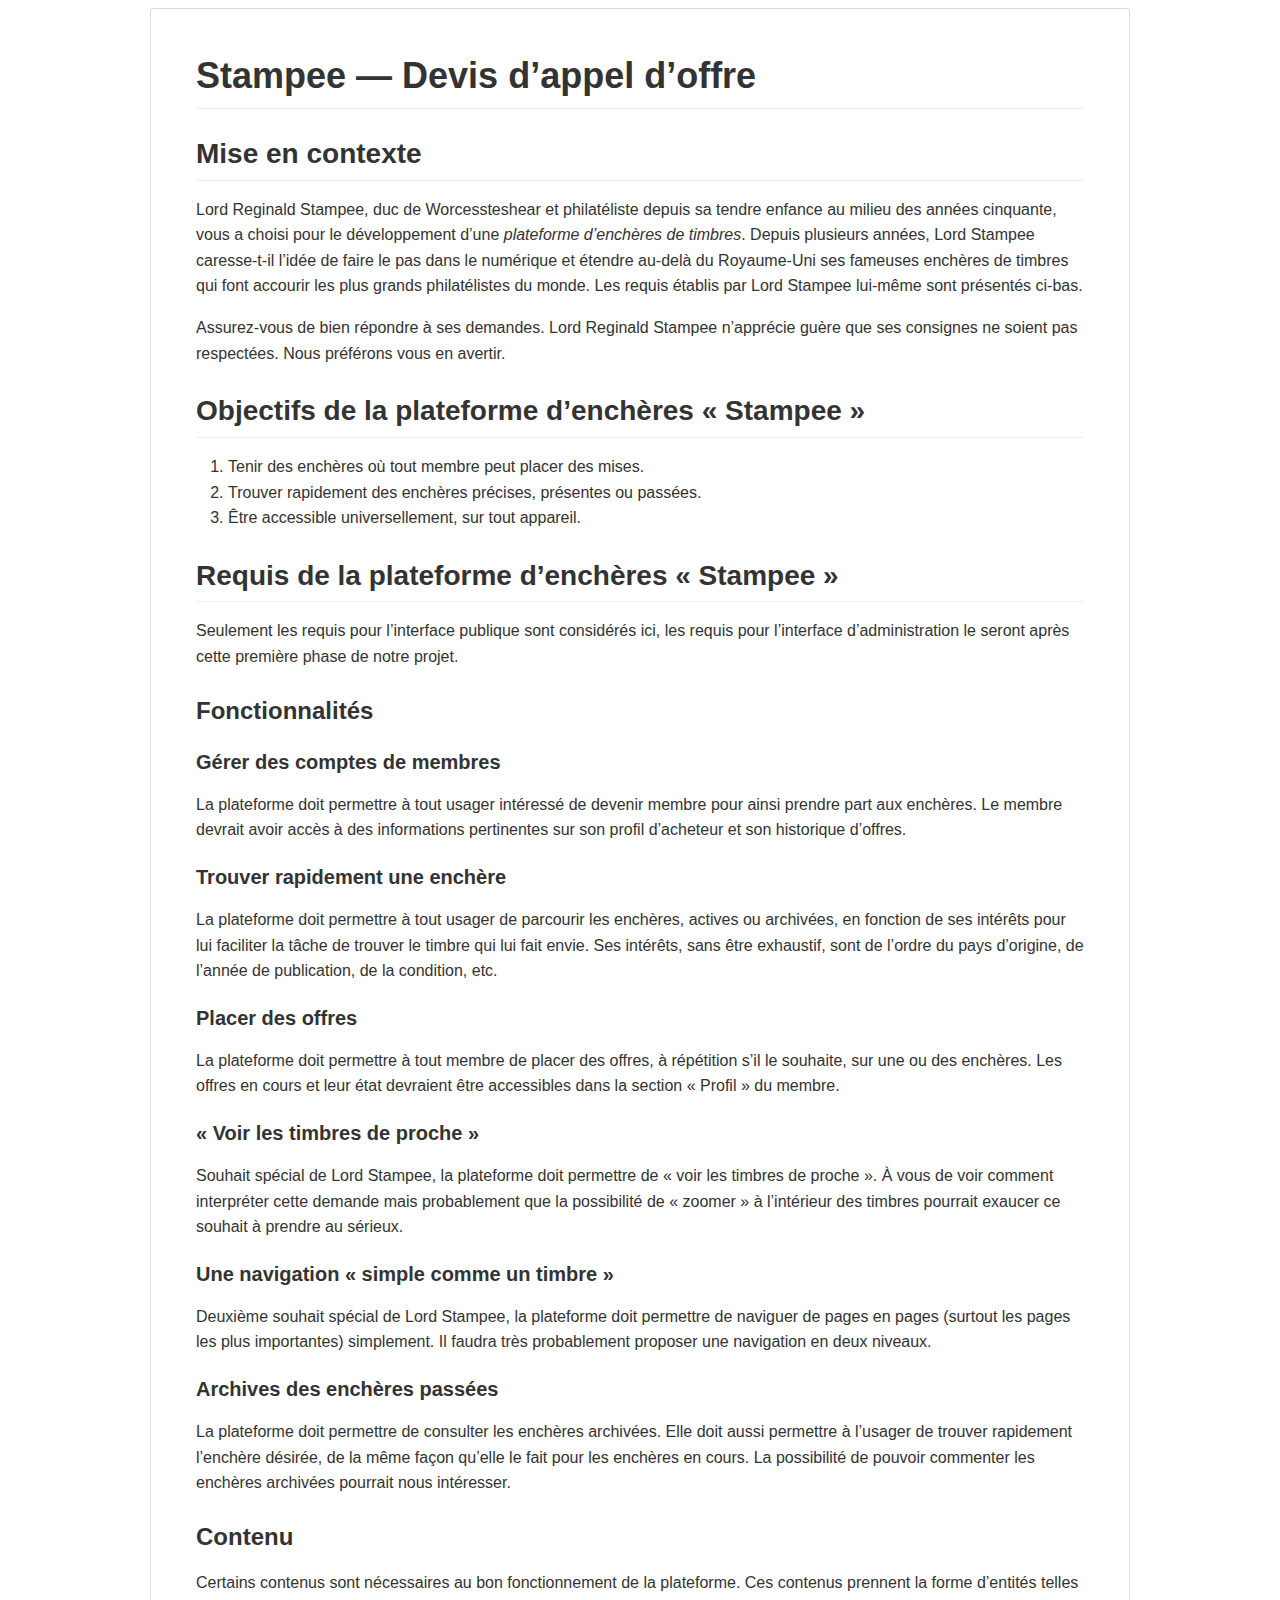
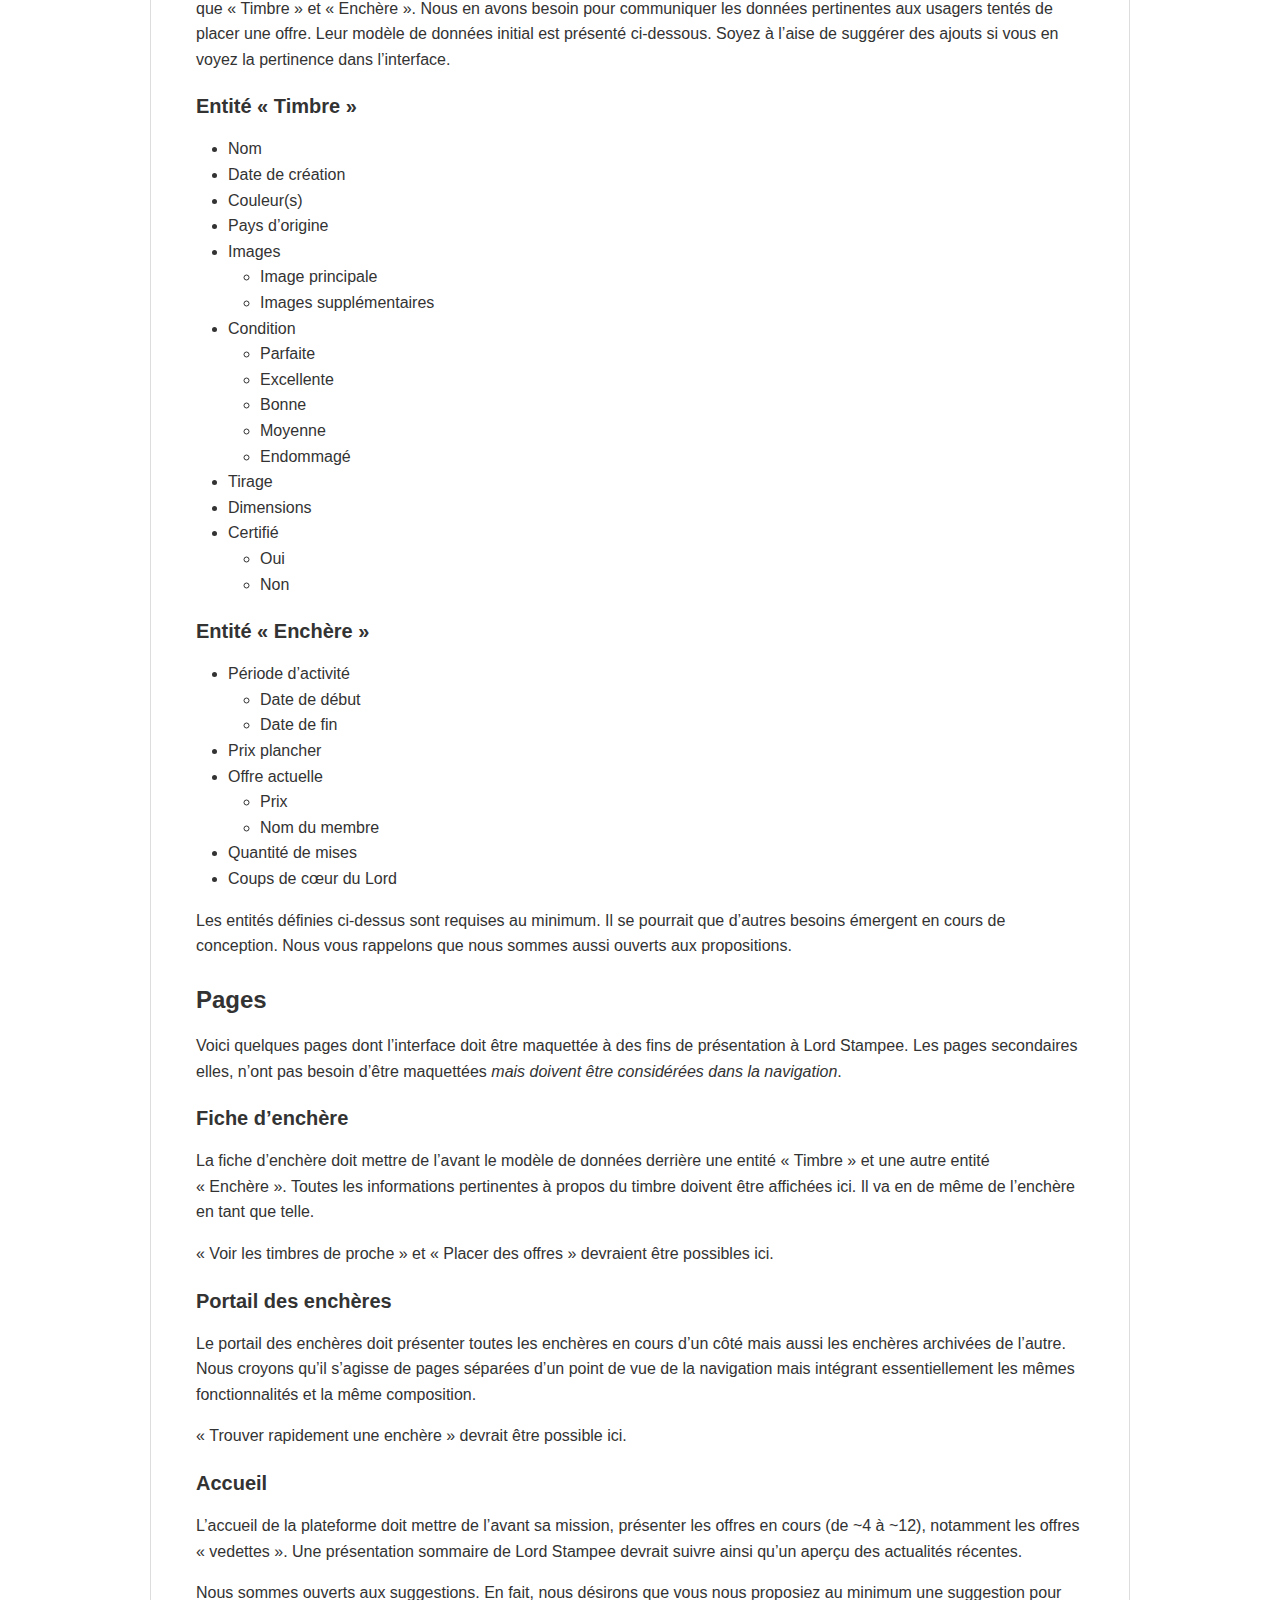
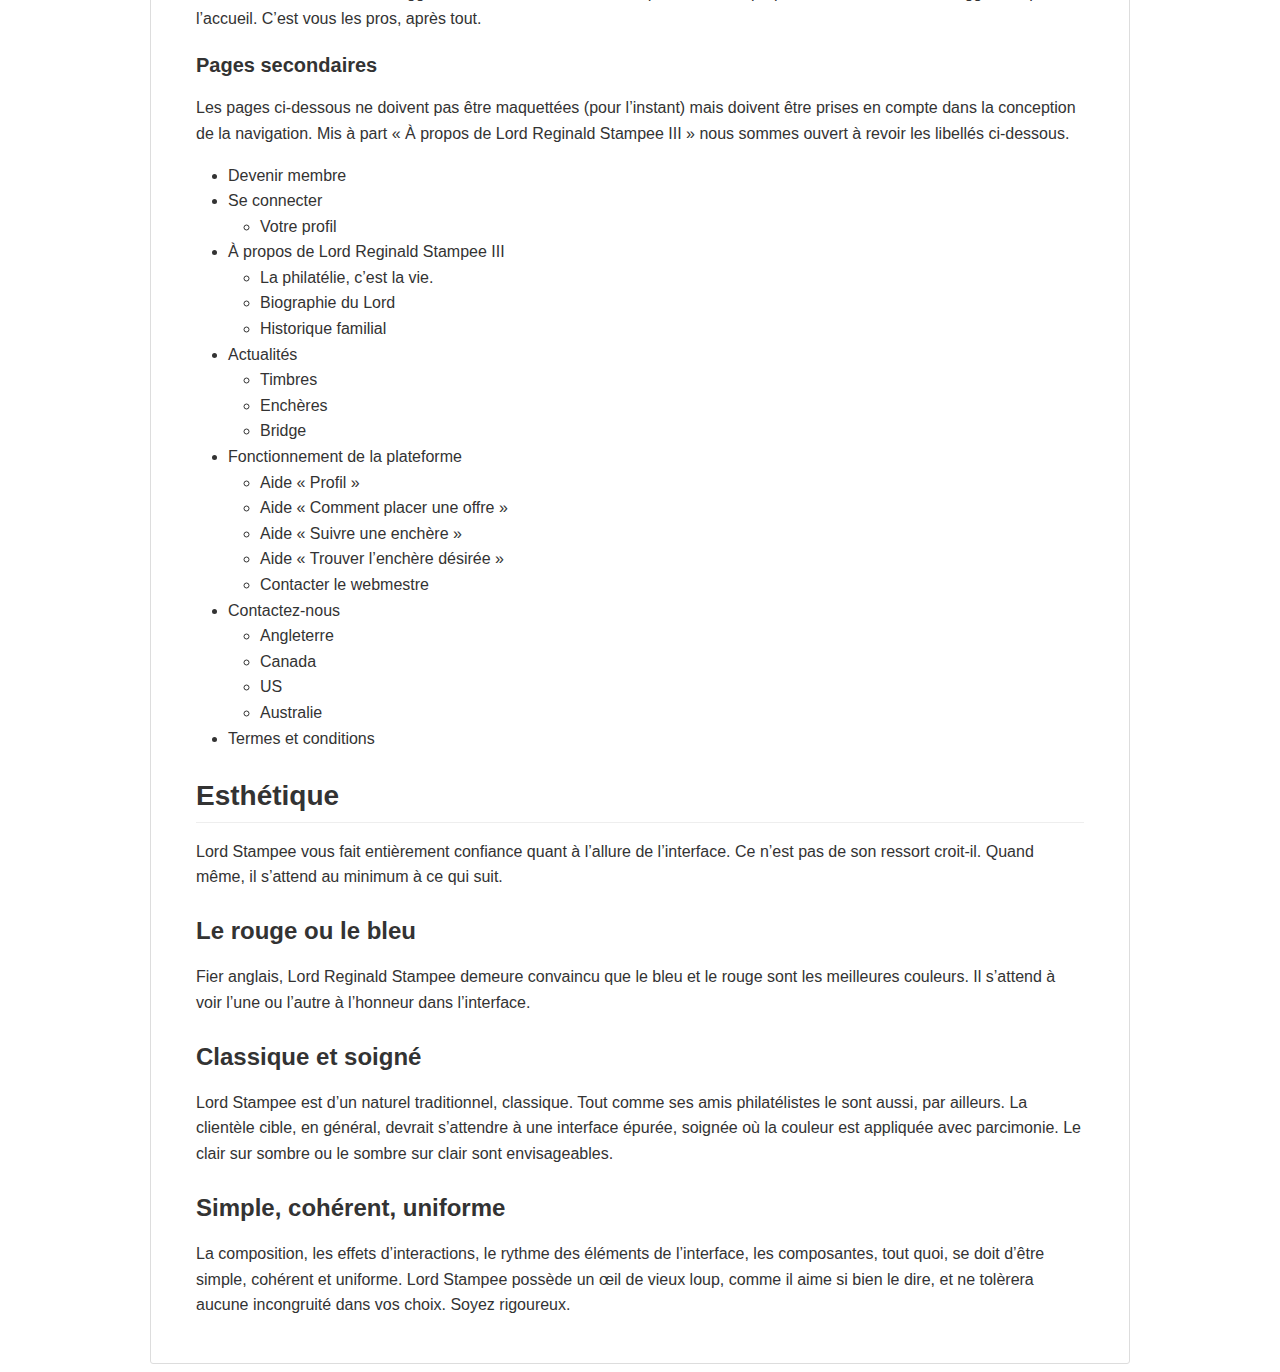
<file: documentation/1.Analyse/devis.html>
<!DOCTYPE html>
<html xmlns="http://www.w3.org/1999/xhtml" lang xml:lang>
<head>
  <meta charset="utf-8" />
  <meta name="generator" content="pandoc" />
  <meta name="viewport" content="width=device-width, initial-scale=1.0, user-scalable=yes" />
  <title>devis</title>
  <style>
code{white-space: pre-wrap;}
span.smallcaps{font-variant: small-caps;}
div.columns{display: flex; gap: min(4vw, 1.5em);}
div.column{flex: auto; overflow-x: auto;}
div.hanging-indent{margin-left: 1.5em; text-indent: -1.5em;}
ul.task-list{list-style: none;}
ul.task-list li input[type="checkbox"] {
width: 0.8em;
margin: 0 0.8em 0.2em -1.6em;
vertical-align: middle;
}
.display.math{display: block; text-align: center; margin: 0.5rem auto;}
</style>
  <style type="text/css">@font-face {
font-family: octicons-anchor;
src: url(data:application/octet-stream; charset=utf-8;base64,d09GRgABAAAAAF3EABAAAAAAq9QAAQAAAAAAAAAAAAAAAAAAAAAAAAAAAABGRlRNAAABbAAAABoAAAAceW5rY0dERUYAAAGIAAAAHQAAAB4AJwC1T1MvMgAAAagAAABLAAAAYLDF2ZxjbWFwAAAB9AAAASUAAAKK/hv96GN2dCAAAAMcAAAAEwAAACQAs//[base64]/YeBkCGfgb2BgYESoZlBgYAQAoLwJ5AB4nM3QzyvDcRzH8c93M8e9dlJKUbTk6C9wlpLU/gHUchAHpbioiQOJRORHykGi5ODgIL+mJaJobQ4zv2qSem4lv9J8bHJwX3nX+/3uXe8e73obY9wmn2XGsdU4ITs5ubnICdoeMHXGY0r8bf5FXHgppYIqqqmnkWZaCdJBFz30M8AQI4wyzgRTzDDHEiusscEmW2wT5ohjLoiRIJX2ZPqyWWNyrsGDj3Iq8VNDA00ErNtOJ930EmKQYeuOWXeSaWZZsO4q6z/uARHrnhLlkmTa+Xbj8/EWn8fn9rn0qQ+9602vetGzMkoLPelRD0rpXne61Y2uldSVEoorpqjOdaYTRXSosPa1p13taNlbm/9PIcIpNr+447LF9XehUJf/T3wBefOgiAAAAHicY2DAApigMPz/[base64]/0wKKckrBL9OL8gS34hC02Ugv4CZLbpWzZxKEjIhFBQbyeL8HJbS/oGOGO70nf9AVt7Xo4M9i1gX6L8oomnEpfy6SRKmApbYmISzukzMER6V0ooHzZogkl2NRpp/sspx0IvoG2Ap8pQSMxtaj6E9Oa49plcxT7SfVyLqbSW/QKTHDgdyDcSIaclyRemsExJWHAyKGVyI4MG6mK6VNepxW8pRkvXBt/6YxKHOpPT2WRbEOaftm0aEbFmYxLvbBh0awCUQg649zl1wGk7dMMr3awmsHKojlcM5+ERCACXeilWScQUSBoFkGzaF6197w412v4KzRzKJ9Y9IZqb3vt3XTTMLG/kOyfVbE25+x78dwcEhjaNFfhmkUl2/EZfszgQfoyMpEtdbyYgwdv7Qj5ZbVlU+K1ITbSc34FrcA7Pjxpwf4Wdl9O1SkJjDVtQSJaDmmbfV3Xk1wtKC3WMu6eR3PSFi5No/imoDiwRQD1f83P69qsZttREJ8tVOhxxbiAMC3Ct4WKRUsq1lkuI84sz6k4y/JNFedYvqXiPMvzKi6wNFQ8wfJtFRdZvqPiSZYfKDmMOxUCRFiKKukPuEEsKo8dLo8OH6aHlbHD1dHho/TwXaXRTOU1/HsP/r0LuwT8Y2nCP5YX4B9LCf9YrsA/liX4x3IV/rF8H/6xXIN/LJUS9aRMLQW184Fw2AQnSSVaT3GtVhVZFbLQhRfRAC1xShZlWJM8Ef+VYbD366PU6st0sRzn9SXXwyBjBz8cj8zx40tKXEns/Qg83T2uBN15onLe15b/[base64]/OgylFrYqjX/Wpc1RfRgLdG253x7a2X2SdybiuqVU681FZ0rRJBMRcLrD3OQVqqVAXVGVXYMLpcXBKlXkWTpNc1MDQw/1+jFFv/V/Wx+Txf6hIjZCzfpj+w0eVgDP1vsv+mHARg4MfI5RZcXkqbE78M0IcLVbqMXvz4lP07mLn64gJdAb6r6CpEm6PmIq6iic/[base64]/TxBT/0gQUx+rp5O5zPCHl12h4iFlVzpPht8U6x+KomNOAAAAAAEAAf//AA94nN2925MbWZofds7JzHPynsgE8gKgClUFgABZxQsKKADdZJFEsy8sVneRPTOs5rK7Z6arOeJwbjUc9q5Wq5WtVaxthR2WrVDEPsixDlsPlq3wStrVSPtiO+ywZYf94gdHOEJh/w1+cIRDjlCENP59JxNVIJtz29VKu0ahcAcy85zvfN/v992SCWYwxtpsgXvFthdDPDPw4gkTnItjJgR/bOIRP2JMScvEx4zYUunOZDpJh5NpzyjSJFksjOuMcXxXsgP8pay9KCTnd+nFF/gl/h28l7LGZQNfnWVpQ0k1GA6me7PJOM/SvflsctsxrXbbMh3HtnCxDzxl226WeratPGlxbkmmt/GT/4fts4fMYhuLNezaAefsLjbB+Au8T9uxmJXQduZq3pur/VlSzJLtGf7o2JjE9w/w/YgN2Q4bL665Shj8Ht4TBhNP8AluGvyEmZZlHjPTtD5hlmk9iLPW5bwmVWtnNi73P+1N9SHks+necNDryrSRZ/gbpZO93dl8piay21yrS493uCfnlm17Xs0SwuYJt0WvI1oP48B2E4lL4trBmiNdpUJXOobpK86Vb/Z97BbmhVX7THPkYc832UV2mf17i7+KsTPsuyzwfC/wnzOXRcqNTupcMWkpeZJwi5mGZZ7EHMfGDXFCA1jj7ITVmBfUvBMWOnZ4zHzm2L6DZ6H9mNmhfeT7tm2al3e2L10cDi70e92tzfVW0Uj8yI/CwPZsz3VMZaokrjVUvjPvTSdTDMj87L+xw9Ohmva6N/neDT5WvZQkBgKTTgpZXmay4zi+lPu4+klnNutIPCuv8kD69OaBvINnBzMaBxPj8M8w9/dZh3XZgG2zR4uHa+1Ws4hrUUjSGUjFD5mBHTPUc8irqeQpRsKU1im+b5vMfsIERkSYTxhJ1CNmWfwTxi3+IKZLq9msOWodU4wZTlWKie5O9+bT4RTzrF/L53gox3vdDP8z/PcLmcjy3/flRhgm+nrfV4aXeIbyVx/YGFYDc3wYXg3L4zmf1xDH89uL32LSMA1pPmemZ5jeKbNs64sE8+lDHvTsCZo9gQmVAqs0YKEbhCeQCtfx3BPmRLZzDAmp2VENzxyaTsc+qkWmOdCzuNFZ10MGyalH27VLYeCfT2W9mkpFU5X3MJG9+XidYy4xvTTFmL1U/9O0lhOZJL7vb2PScMFSK/DiHQyHLLa3Z5g+TOZsRjN6IM9l+TMcs4S09rACr7EJm/PxIrZwSDxmvG7cqyexYd19//fdD39l8T1mG8KxnzEzqkdm/fmZsCvmGMo5SZeinfOExSyJz2Q84zUWmbXohNUL3nDrjRNs0gtcknppaamXli9J6q3HzAqto/bi+7Q1wxbP/1Vs7vHi+t7eaHT5slJ7c+jA6Wgymox3L1+7fO3qldWlt9FZa2aNWuh7ylVuI46bNFF6RvIhZimfvLre1nlvOVk0l8NqXaZ4cr/fTw7kSJ6vvtmM1t82zWYfs5hg9jr95frDxOr529brsiMlcxhN5WeQ3KU+qrOcXWJXMZO/t/g7u9sC43E4gJq7t879u3g/qUUJjhtKJ6xhnKCdOLQTqXPBOEbSwag7NsS6wQ0TYl1wyLNF8mym3IpNC2Ma+PVjDHjgxwGe1f3HzK/7R41GrVbqqsl4hFG7vHNpeKG32VlrNXKo47RWr0GYXqO19AjS+GBESNxpdPLqX2svNazGMp9PxniSTuY9lU5IwotiW9/25ZY8u46Mrf72ltGfVRqss1RleEUrOwnFPpsZk0qPfcYOWQEtPmJ77PHioyTyDKikQwiXeEEa6QWZnRfMlOYLZjNH2c4TjLsypHriQgaZ8Qh3BvuEbNqDVnMPgkMDAInZal5uXe43L3h0iFBhIe91ob/mg/ksn43zW2I8ydT4FofZusol3utKBeOVDcYNqLRG91fsoBHlTdu0ZKgKDJdlcOuyH3jSsGuG4UlbyMQMw04Y7tl+FMta5tuOJ1whDEN4N4Xj0FeAGoSlAtVJ0xQ2mY6ZdF0DR31RH/f3Fs9CfKjfW2sHiinliMOIywPmcMUd0t8mV+Yp1DUM8inpCyFd0t/cEbDPho0h8LiNn7YtmO3lUFy6RMNw6fKly0mex/[base64]/[base64]/RxPhYqb5fq9lGTfm26ya41Dw3oFnrJNt2S3mutBt2HybTpuOpdBodz9PFk+XxeICGEDKbMxyQBWk7pcn64nUHxH/pA+rNycj+/APa1gfU+SkH1MEBzV49IFwyjcdf1dNttgG7OySry26w2+xtdpe9zx6wr7FHWEHfZEwDgMpeEATICemTlqxeg9KclhoTu70C7+gzw/K9db7yHTqSIb40rH5rn2xJXyb+vt+XHX+fwAKg00Oprw+1tsT7sFD9EgrifqlUtRnCQkz0J6Bkk4TUK107+tWkXKfypUuJHXE5gLxaGAkahd3FVVgDW1mAg9wFBTh8DfVhxHzieHLLVMXOPFfD+TWeK9yraWllaQjmwEVXosjyvAD/VuRrRIvr/iyKTM8z6T/aukPASN5Z4ljaF+B14krsrcUtjcnSBhkr7mOPDkFtwEi4OLG0tj+2SNs/Jp1x5HmMeZEHk4ZfcCaSuE6+nI1JPoWxmtNOzid0g7HXe5NsF45jRFESRYbj3E/[base64]/v6ERrwnTaT6DNALjP2O1KI5rz9KlPDCZc2XT4AIWuDZYmwu85BPO9FkQ+oBHYZNHtRBINGb1Rlz/HEY3sRoJoBfssHWMO4tEyWJAvD94aWvyOW0uqsXP/2S293ix6PfX1hoNkuEpQMu1q0Qy+8M+sC5B3bWNNYgHrYYSwHl1r05yUcl66zWyTmpqTmoJ13zlnmRHA+E9aNnJchUkMilKVVLd+AVm7nw54G7/XHXYNn0M5lD7Fc7nsgO2dhuS8geLv/fVD+60CoDawH+Ly3DM8Q3uKvPwMnchXR7H8sfgmr5pgEX4sD/BKYbNDMJT8AIzlMTxYDJBOUBzhHOqsZ46Zcq1lXsKEamRQwKyKQF0pP0k5i5j7jHuXBpUlx3t7NBoPvzaVz5895133t65vXMLIGFy9coQlM/reJ3Oei3So5e8PHrrfDafTfZu8flsPhhqCjLJd4Elerf4ZDAc5LvTHu6Gsid7Suq/0WS+izEnp00DfJgAx3ieTbJydAH/6GIQ+MPFwIVLzzKEtSFMXCzCFwAgCrr1zSQSpGgtwwAqEqKaAfkGvWpYAiNPKInzdaUUviSsfkKYkpM7yZaCrzcTThvEJEm9QVb5d/45LNl9rbk6bLjoJ7Ew7i65BiOISrrdeEzI6yhuTPdL3Z4Be17jA4zLjAxaPh8CKXah4WnpX71gmmumeQEoKpJrF9b6hhm5QHyHy9fxsnOhv3bBcCMz81mFJx5CWsjq3lxctzhkAFrmueQmtCU/1bDolb2pQcuWjCWABLGIR0o1dioK/hKzu6/HCjavs09Ubv9lO0fbJe29yfrsfyuVylHEPUtZEEWpgOuesWp3Am7ahmmfAr4YdrVX0O8W9HuI1UsI8MTnej9xt9zR9uL+y78H6f1j/eDjxaWtrcAn4LLV3wLp7bSLrIF1728Gm6WFwBGpblxT2Q7QO8kw0AQWPg3Inp6pl7nvfgFMUIyACPoVHQPD7cht/Vjz2eWg8bN1nbFiAesgyNSxpUexvSuwzUk1A7PbHOh7Ch6licMBfgU/xrnkXa5xh4L1hrA3kqRhSrumMRj5HB/ij+akC9xFqOt3Fn/j9nUlzNC/dUMaZhCJwzwU/qyPtXAPusa1LZhYxaB5bVr7sM1ggD7DZ8KTylt5kvCIBTwKTmoACYRYT2JOeAPaAZgD0NMzjxaLXs+2F28v3r7z1s39N9/oAXaOd69evnSxu7XRWWs3YhrfRr30/[base64]/FsD0S48Va9bvUtusld23ZtDb2TCzY9eckHSf7Hq2zMvr34VjsRjuxyw1nDIo9dBWpqHjLpOq50njPHcB3wV5vmEqxWgNcLi/bTlaZLBILZBnvCyOP7CCyY/JGKPyA2TzuaDYq87xFZaCgi8mokd1f4aumMTsESZjc58ddBtzGWlW9yX/LQISUMuVSukqBxShaXQrr0w3AGBhNChVoVc7UUrsY6HgjQWAUW2w3P/a60PrbYBXaJXWG/sfjza7FgNigPqzlCcuOQ2Q5zbJAkib2XOE4TT03niY/[base64]/xqm5vJOm6tjTZOif6cJsDvBBd0tgFxDZXWDvD+deNK1eM7WFf9sGRiNolyRvCuF0Utw2x9mhWtNvFrG7brZLjJmfz8xDzoyqOd7i4a5PrH6KGiVC4ntKKsQR74px53zDz/BE0HY0+Nx6QJ+3cZ9ao1+s1F8B3hjWR0doYZw3ZHewt/WRvAMOtNSbdZrPbHPm+/[base64]/UbcdNuhLHrjFefdDr0gcKtNWNadmEjcIqXnmFMZOU3oTEJYA1OFt9og36qtSTwHKw8ogKC37PpqKAwSWEowU6Xvj/Sayb0msMpQPUId8sIVRSCWa2DVzXCbtStDtKt3Jw0bRucGKwaw4TpqaTYmyKHQyPbpuNKnUQWkeMnhkPTGDcC6cZho1H4o07HcVLZjnZCz4lpyiMZYMLLmB/Tcwz79GNb8NEOqOdQzYeQ74eZbLVkth4Eo8ZaGK41zFaLLJfGaB/jOyHW1J3F7YYS/K7khCBAvxUHObOOMVQCk01PLWJjFj+KQNiiNEqJELi2NFnIA/scIFXe70muPd/zh1IOUwo8HCT+fYCkNMXNbIQZemnNGMCJXejyv1bipDnG0jCtZzgeJR1FPlcTnPYEnxOMAmiM3EGwK7br2o+gAt1PYKrdB+3FG+U3tWj+Ul99vKhdHPZ79bibTHbTuKa1Pc1ZQ0bANkA0OKoS4dCcDV5ZkVhqBcyqj3+oMN9TibmyNgt/C/SFk/qDuvXclWVa4uWlH6/0D+0v3oR88dIZiaGHFrPEiSxdEPLcBUFe93PfetKY2CRoeabhAiDSWGMz/E8vCcP8qmmIS1joELL3Dwzo4gPjQDvotCz8M/Y5ZiJmTYrGxtAJkryUhyRcX5yF64DwjUcMKusT0q4P6mm9V9fEPFOye027sStjuLTk3zBNSFLuelGadlJ1qajVippJXCNXeCGNPFfV6EXGlv5MkgeKrWIU1tfa+DEQi81OPa6FBreFEfgeBRMxJoe0E0vfLRMaJ9aLjUIr+GnEsc4wdde4dhhNb/PhPL/NJ3oBbvDlDj70haU8gABTerC5/itPd0PPC70Nbr323epp7tGnACGqeXwIVES85zKbsTfZTXbIXix+OLsmLP8M0ZLTGd8WvvVcQxFysTtAaYAoQHK2hAmXPyKZBZB9QmrWdUD1XaXcY+a66jGIqTp6952b+zeuv/nGVMcdrl7p98q4YhZQgF8OYSggA5ls5ENMEKxK9VLW3QNfxCQBOs5ne8PBTI7neW/YUz2MzURNhuCeefUBvL8Jq21BIEETI8PQVtzGTFxpNDp0z8vXLtlG3bEKy6kr6RO9z86/NraEDEmipG2s4eMJ/YZTOHyz4dEdr17bFmMpxyBv8vrKN/Qa+cm/qDAAyegF1lm0CZustZu1KPTIgxgBHUEC8oyTNsKh0nQPZ5nKdhVU7AanlXqNzyEVYnhbDOdt37END+jXrxmGaxlqkGFrIr+8I1tGIGzZsnYumq7t00eM2Dc8y1RuYYDpFrMrsi0dERpt64qW22U8dZ39yuJ4zRLAy5zmGlbxEPjuLrMklxbXloQJDc1IjM/[base64]/Wa2WaSRuRJXMbOl3gqZAn46jV2g19ceCEXAbd9yOy9Mmr+XRYJJSJFOSE8dp8BajT8oEEEMq37KQVjAYfqJ/iRmpFQUBYLPtJhbeBDk/ChXXDHIncfYCQjpy4OISbzFXtefMzi2PuYebF3v7343urGmAtJ+5Pb2uPFG/V6FJnmjTdAScuYJzjDRYqUb4Ea5vWsDsUdJRFAAjn4X4n3zstwOSFtVQXEKXoul/6VvXE6WUbPhxMyu+ATuPWLotPZ7gCNt6NoKE2xD7kuEu3lHy2diRSdSMoAOkUiJBiuvEPBjU4y25cEPPiZL6DDvrp40MyFacEKKtmBuBuHoMp3CTRgeT7HAoYUMZItAAtyqjNiVhgZIbSPWjwm23MUN2ihxrEWKh3uf80SnetcgO1iZZXC/F7efGmRhqFf7mMZC7tPMf0FAHS7yFIS9MNLFBq5B/uH5Qnde75GO62tXW37aKgAw6ZLP0mZNYOlORuOqqchJ8fJZzoI5FgmVlxHOhKKmFsdLgydD1U6UawgSQIgKEcJk5t4ohTIvPapGGd5YGe4hQCkCdkhxAjLbBlPdCDn0Xkg59y9FoWBr0wwCNd+2cE2IdpIuIWGSMparbY5eljGpj6tmfv755iJ5nCd9dkOeXIiLhQ/XK/BcFBQ9d4W9w4u8vAujKf3grmW+6LGfWgnXz2PeQT1FulFErIgfM7CkDxktqQMCItJ35Lk98F6onQtKJbjs+jEmSK5cKHTubBzAVx5OOj0O/1ed3NjrRXHcX8LN92EEGSuo4qwrJSuM50P9ygQl0+I8oyhPyn2uC50SPXdSBapv+2nhYzOH44qhukPIx2go/f0vUyWl/Ocv9u05z+GaiX8D7QzPxgVTjSc6dvSd47PPYTu9HDUMTRXkyJwOg+J3HyhS5x66dbSaO+Y0N5jAlpHKYAxiddK0G067+XDdA7AoIb5VJE39EDeP+j3i2Q/dZwrxb6ewFEn7Sdp4jhR/[base64]/16dsvf6+9KMp8gJe2mdT0NstY/nZCW93GrL2yzY3FmqScTgKtB9Yyk7TcaVG5gKHDacN3sOFOuc/EJT5lH7KCMFqROwY7gGy55srXLw/01/dmAGVQ+kMF3Q+cPgfaxDQM903eoqCETExe7xR1PM7bxhGOo8VNo53jQb3o1LmZQBvrPCiyxxfYLvZ7wd7BSviA/f7i77YSwWx+WOcM9oc9Y4AR5lNmeOSihWL3Pe6fZrzmC7/2rPL1El20mbSf4HfjQMWfQycEoRN8TolmkZdEJykPmWeE3kmD+zXhH+POJxvgi6N799599623bt7k7N4H9z54//Ddg3cP7r731jtvvfP2nZuLm4vbt/[base64]/zz6TBTi3vsqPH0rs/f42W9rNPmQArPbHEF7oQoho/+CgX+m/MhdjmYfx3uJt8i8qQ+t7SnbSysWBcnEpJc7SBkEI65gBoGKiLXEEpN0u2gl5hieTylWAXXo1F4PQC8Gbg/[base64]/+NbC9MGUStz8jNmO5PYzCrjIpzhyhz1lFgdveAZbHrhe8LzBA9MNiDULF4ta+K54CrmrRXHtCcYwVFGINVznECPnJIEScwEzPmcU7ThmYHOgWL5x1C7dTd9f3R55ObFBfvqztihO9Sb90z/CNhc/oM05muP/K9je48eLyebm2hpnHz54793Z3s725nCzymkt4/[base64]/ZHMKxzzCnaU+IeX1gDFysOB3cyz/pO+Qc55cVL3uEEue/igAN9djQRGg90ICVcrXx3CBh66o1e6Hrgv8XR7ZBWG4YatW8XLKzXSBhv7S4jdsbrqwvKZruORpNwR+h7itS35o5rjMOSUV+0WEZeqaFKb0mG97/gnBWEVaSwVSHRPAlZScrpR8jOOWR77XXU1Ap2ynyBv4F0if1WrkzStzzgmb/qzE833wlDBMkrDxUt55Z3s7IU/EK1nn7pnfgexDCuS5zrbYXmWx/8/[base64]/kyZ5zYMj7yccVlKdmu0Eni/n6VO76dUOL4SEvTwzIjb7v8RKFT8GbJWRb5fhV3P9PJ9yvu1tJ6+d9f/[base64]/OFCeZ5im31je74f0TqaJwHl8oKm57m8u/sI2tzk/7IXAacD2kkvxLMC+Yqoo4ZUpj0iSx6Tw5EnEfUZ+qZOQO6bhHMPGm4Zt0lOHjIRjgMq2WpwRmaW4b6vfokzZjfV21oijAOIMaW7yorYizUNtG84EdqojPmQqIMugU7jLpx+XOp4cNFSdkwCxObdnW859yjyFbk/KtBBIJTSpk/Rxo/Gbwsy8CzWWLerAYeAPtikIirDvZJySp1IYGaBewLooNXK3/24i8noQJO0K//lsBL0CBL8IzyhHXXOlfT7TqEgPbkuP/UvfMfR3zvhVTdMUiOBoNPJHVV4PyU0NSmMNjOPzxTfJ3ciE+dyDrXCURbkGpH5Pdc6IPCW3AcwJwCSOCxMDhsG5zoUgWi0psZWzfm+z02pmadyIoY4jwF9lshqoySt+EbK/5DVIl2I1b1Qhl481vNRGUudA+n3KJPWdO7LMzNXJNj6940R4uRxnC8dyD7q4WKSp/XK+zeS6PvRZho2DmqWrqU+fUFB9QxN7eRdSvI//[base64]/NVRA+wgegcYSfCEq8S/Bvbp6D8h57PZfZneZ9MJnyvQTvzPBetKAR1gukRgsECvOgP+vTtzTfuQO9MaE6vQugN4NIMBUCLRqHNAqUMuyAWlB+wonNzxJ2LEseQ0ipSEpaR21oh/HoyvZWpzVpT7I65FNAIzRdElACBAOdsJelFewjetrI5jQaFIuc7s1TKm7BR2b05pRyYTxPFcrzpW0Wpq1uvPLcgqEKakFgh9i+rWU5eeW5PB8jqnf1yE8KzWZqj+gXlGhhHZ+Ffc+SX0sLQzUd8zP7kk4OOn6HrvrmPM5wgLErOdmdxW2IDK/qN2EXTB200QWqNsX/H1P8/yipuVhJWb2WJ3no2ZEbSYMpAc2Agep1aQE1htW9mlDNQXfvnYVpLq/l446mtZpcizOfHeXM2//IlYKJ0Utp8G+2206apvh3yCdF9/TfqfyzJaakip/R4gqO4C6WnT4OGHXxI51s/YgG8hMatgf4oQJ/[base64]/WseA+f+Xep0xZs2GaWMn75vlloV8pr8C8I1K1fmd51XO1zNMqj7mHFfoV/tmit8Ud9xqPale5ZV7iYfABT7NbnNVv8jhRh+/j6O69//sO2OivtrjruC+YYzgvyIhIEFPf8iL/GQu80AueMaMAFCM5xCjWCGGVNY9PmjR2vmkBJHsszDyg/oylPEufYPrrrFF/klOCbkLlAkRfHrEkiT9hcRI/aC9+7fWbtXzv+Z/gdh8v3un3i2ouHxwdHrz37jtvv3V7/[base64]/6411dEemY50QRQGeea6fEenWTy9kmCEnSjq7GQVXTTy6Haa2rLW2Yi9MDWXSoyqf8CwWEAEFD8tKQEwkgPAJJQwKmwlgx7N6A+YZWIYBFQgbx8s4WMDP4gPrazFwPcBMWSs7XB8Wml3W2nG7LDIpgz21V0ANMaLhCrFUK4/v6xKjTklkqvDenRJ5jPp9Cl5pwqOrjajWSlYYYFnhUVU2v7bG6gn7Nvse+6EYlE6n/33EmScM9oyRQnpKxNt8yizKWHxGGsjWld1VjazBZGDIzyHcSa2eUMlFDcTvhLwyOFDNTVPiputsrbW+doL9aRXt1gnscAGySEQ0a+TZCXVj2EgbJ9jTQX84OAGi7Hcv9E+w793NXvcEDHmzs7V5gqPpXNronOBorl6+dvWEXWGXt69cPsHxbV/c2T5hl9hFdeniyS6nBNZj3CmaFMWP2ot/oo/LY6TuTU+QY8P1TPf0z/yhPV58j1jYD09/8P3vffc7z7799M9968nnJ5998xtf//STjx//yqOPjh9+7atf+fDB/aMP3j+8d3CXNMvLbH5ZrvtSh4WK1WWNehz6hMPbvD1+tQAgbeiEsEl1r93ulWNarTipX/f8F33tvq5Uk4ZvJPiXd8pqu7OCZl9H1vxf7OmBLnqTTpn37RzMZnd8Kpo6c8P91Edn9oxidfnZqvrO4imjXGWD0peAErFcGBSbTrezPWl/HlLxOOAzFAgEhgf+mVedgfiCgzoOOZMdcXTxYr9/[base64]/kpBAW7VvVaESV+6Re3qdX9+XVoPtyX5b7sD8arW7/S9vO2TuLt4hOwWBACihMof0lAkbtp+xCntWTn7cLs72Soi93I9HJded7sq4z8lb2ReocnOuLOUwtGBWBc4vIDYg3N8pojkVy90oQJ44nsyUP0GlVr4Zv+knS6YzK7Uo9A0WxXz1bxtL3K/tZ197Mf2fx21VKYgCb7SupfPmcmVhEJvmaI8miU/LHOuSPhb4VpG9hVy0q4xMxt5SwSMDKZJyoVouOWRTVHie8FtWOiJd0tjrkl1n13ep4GXbC08SmTv5bHSyb6BrhvAQ/E1V603BLvrTKH6AXOvnO/O39bR/HS40ntNusL2dAsyXH7APBSra5WF+JPzMdDqryIF4KQ/eJuCR+FRdc5tkYzNc+k/cWb/vAv/wQ64sIwHPKd/vRMppPU2bRlH1pqsgxksRJbwtAkXyDWkeuVKPSQQF0FbqLDR2Ff+BvU1mh9CHGhHccne9MvhsL0tI6615D1SO/vfitmDs2cBmU06HFge4ccU8fKpVmhFRe5SkJIAzWDNxGxtC3Iv+kqiMho+iqQPtAqd+NLkR3qBDdwYZJ19FIOezoZXNTFsEUk6HWczphQ+Xn9VPDAWjScFL5i/Gvzh6V/5/[base64]/VzTXXsmjGc6vdJwsc/qaWp/lUFLeE/ma7i7eWcvrBrTPoWWCANwlGRE6xYBi5jqQBAVE+WIWP0sY44BNOgPKZVgDsjpoqkmZ5LMdTrm43Q28cZvn1/k1PsPUyh0hQlOYoRCeyYXngTOaD+XH9frHsiWCQNiB4LYNg1vK+1lM97zvQMnA//7i9xh3+IuUOx7IHovsiNnPYdcim3bXj0z/tE7Jl8oynmdkyUNY8oKHBAKjk5z7LIj94KTJaywWtRjrQFKZjWxwaltxouttEk4FNyVVP28Q82W6/nNaxLRWuyFV/9OqKcJPI/GaLRQlKyjbEYxWbrc7B9B0UBIHdNPXVK2ouHtZZ3Red78G7vBvLf7KGve9Hc79DgyMcbjN/[base64]/zY/ob46D5TUfQgatchz5abajKt6GW2shqU/dVkRRN5DqgCioqCR30mkLoOxyW1KlT+F68ttf1vXzZTFPngnwMu1ZS3wga4FztitxY2yAwGjlhNU8EMlI1XxLHkMme6kgPVF3ecIwZjkqY974xIxTM5HP9U5qukQiuKOrgFOkv1OP6w7DZ2Yiuudfthw6my5D1/X+9CmquhW3ohN3dKhWRj8IEvribmS39W7UGZZkQe+sgvzWVa2viC1lM9HUmQE8TMhr1Smm65v3zKEyKDSMtytvK79pRb+3safd1YrdP57+ZWMNF157a88/lKOyhuLaZaGgVlmDEIdUd8+S6O+R9QloyoRIcdOLY9zO3KiOsYu25kta9h0asB8oMaU0KQynYrS3A4bauR6+va+filuQPmM1DvlncYkAvtB/pLJYgSjYVDbkMATyxQ1g5pHLDvtnTWRAIKoafcJSRWOl2hFPn83argZJDysq6DvOxtbnj+4VNe1KD/5CW7vYa4CzNWlxQCIK4NoOjBqHk1ZDhOiVrPxNhp6tvJMhZzyIVU2nw1lPhzMb3GM7HA+uOlxz217ymypOHKuOGLl+UVR8yh7sWkoP3LaTrDyvMyZFFW81qki6IQ4LxETgwndKHJp2MKijl+SkoMtcn9TfoPFyvJv8vEbtmmcULcmJW114nLt5Mfd0stPMW/XXY1kQ0cF9QSKWVfn6+4xqneb64rJUhkpSA+V7GuHdBbxIcz0KCmhV+mzETD4BmRh1xvY+8KwPWWITr/o9CnhTPedgWa2fIiQFN0kCWqY0DqWZImxyzp6yisLIXWbVF3RzAxYdz0D/F4YCPOg8vrjBzgBD2Jup1TqalGqBPsRWAgskiYjZH0NcSTlWiut+x7lPOPwyrqp3nwImcDh4dEGp1YEO5wym4DJ6ABH1IyqYfv7fofCln0JubPqPj2uQ+KFJB+8Dncm8qKQoUnRNjMkf/0ZxqJj+OriAZQ6FDDJLeVS83suNw5W65iWgEpxaXJTPoOifEkTRVGUR3kMNjWu2ZrBKJ2OO+zNdc+N+VDlZCg/q/wAo8SXamNDJX6HEvzwtBgNNjYGRfGautXHi498B9uzzMAGt1MSyv2M5YEWy1ObupKYvHQEG2TwdTiPnUXzGDsnJ55LPQPqTtn1QmfHUMMQleaTpddvvyj6RTGjerBOSuD9Pj3vF2/qF/[base64]/lk1K3pl56py7iCr7HAmuPnlrSC3yTmr9Z+sVOsmyuVGZ6rFwsXuaHA+xWl472cRBunbFvsg8xkm3WY3vsPfYVjOd32F82/nCx+6s82/gul4CchfG9T25cBx5R67F5+MWz0RUzfXAwC83GbiDa726KTZhFq4pV/A/M77Q6fus5a611WmunA76WdtZSgMh0IzU3nrMgs5zgGatZkIVnzMASMgrMwCaX7BkjX97THreVo+xnrLmerzfz5yyvr+f1U+aFhDqfg6htZJ2NJ1B4WZBmFMGVBiXnt1mx1S5OQOO2NrtbmElbqEdQEOvNzfUnF3iD1aNG/Qk0ZRTG0bf6PGGhl2je7QrH/RZoiPiUgYR+2C79v//4FziULMAa+FN+LCGO5X/8JY7FqiXP/5QezOJ/+mMcx6bueven4kAeP368+MpHH929O50axl/+N//Sb/7Fv/Drv/bi+en3P/rOR9/59tNvPfnsm1//9OPH5K+++5W7Hx69P31v+t47b7+1uLX/5ht742tXd7YHF3pbRttod7e26slerTbUxWuTN/k67+q0myk1MAAa3eFpYzIezfcinlIFfaM3bOympHXBH0AP1C7ow3AqdaowPgrFtJs2dunpaELNJ+frAu/38KmbYrLOJ0Q1JAWXKmrRuMGnPXz3IvUBkoZBTSaheyeG7hgkqQuQSWWbCXU2hCk2ruIplNLA5NQcgPcN04ft49TY0DDt6waXCobUMpWwAOAUtxxqLgTjDnBa0xvxXINDE/MaeDK94brl+zbYF/Fek9csky/rbw90HXyDNVciQP/J4nddHof8MOUx9YNyao73DJqwwQRl/VKmJGUFxn4Yn2TksXbIY11jkUutZJeNBBOWGkmqM90YZbpBAmB9VkrKLcs+ZrZNcMq2jlqtV+MLrV7rrP1vTG3NKBUhryrNS0fdq33WzgOY1FGLutzl1b3mtv7orP1aIivwoWuDZOX7by+T3/Y10ip0VqC/2k/Eg6BTR5E7i9tFDHsPo092lJYB2DxVQpiGouJvDak12y3LKctgfNxo5Hma6nLKjHZ8no2pvcaefry3i2ejtHwu9sbrgnqjHBxw9Ybi1e2BPxrBZnHhYObJ/GPSHSpFI2+kNmYJeQ/P93eZu78a3zuL7YlumdT9P7OGm/iNZyyp+clTVgv92lMW+n74dJunfhCkz4Y8CuIgenaRx/UgfnqJ172g/pRyhgTlgptCPmVUOPG0yy1DGdazHleOoZ72OUit85R1srWi84yBva49Za2iaD29wtvN9Wb72VW+vtFcf3qNb+TNjacXuMv81PVPBpAsjwXe55u8qrHaotKyzOAnOzxjRTMrTi7zZjtvHuOumT9meTM/ai/+l599KH4aPP8zciyPF7/98OGHH37wwcHBzf033igbL1+8uL5WVD4izh4+evjoo+MPv/bh1776lQ8efPDg/tHB+wfvH957e7F/9+Z7b9x448b1N7/cqLmMIPU214brAyrOaDW/7FcqYw6j18QcVt2qP/M9KrH5Ge/fqZqAld7V4tVnLz0fleuTXOX68upzKb/0kdW6x3IdpOz9xUGa6NxVitwLnbpKvVlOz6JCrw/FNOq/UDQIimkZiEmdoXMehvHxbJlHUOahLdeljp5B2Ii2kMS5lcR50O2QOHspLxA80KZj53y/liLw06buddGzl4ceBAd/s9L1VyxHzdT5nZ+xfZ2RSJ1GPlp8bb0BjkA1+h1AHuNQcbBnKe7pe5gnKtAnzqP1naTgBGyd9ltRqx5pPGBsayNPk1j3RHQbXbt01VSNjaey7O4yVvMya2pOPo7JePYZKWe/rxNQm00YRK9v6DtK06ZaT1tnpXabhqfoFAy4X+HBno5cbLMx+4uLXy/SJPItixwwsEiG+Yz6hBhk0HAEkpqneMzxnlBecNlS1QIesrgOYfrKPgm577r+Me589zFzffdoZ0ewnfEOEMewv0y3ySkSXgvBBSmNINIJf+dzgClQQ7qCzs1zHWYaUID27G0K0q7zRKdszEybLuUtlrzVbZIwgeNVku6ay/d9uZ/X2lK2azvtsNEI28tcv2U86ufUUeqG+LPSrfvS936BeshCz8N2UfivfHew6Fm6HhLycGCW9ZAvdSqtEobLynaqTSu2q/ZQ+nciSODspdgCiOG+ztUrnDx3Omfb2we5pM8JXb+mPXNlYl/SoQ/qzxnYo+0qVmGy0o8H4rlF7rrOnTID8HV5ogdneaLz3vzgoJ/0q3VcxeooU/AK22U/XHx/CGw22GzWHC4dU1Ar0kPAvgPANSrUcKRJ2c5COuKU9gfL+8kyeulSaZ8tWAmKqM8ONUiyLSwbgkQ7ly70oPSxyglEZX2Phk0336I+d8uK9UY2IbSQ/7S24R3dGFz3CLfC8MbLzcL9sjH44KxR+M1w50tNw0sfU4d9nX0A3bUGcH+Dfcj/18VlF1Dn/pFnOO77U9FIZ5xFl9JGYprBRUPUpTz8gNv7vNHlNaOiws+Z7dB5PJ6zRhqnjfh5AVQaUGlpYEbBU3Iqu8J4ksOAOrbrEN2IozQm2ElRlSeMZdyqMYtcD9x8hEmre0mdujd4yve+VSVcPSEn0CfkBHpQ8dYfvXa7Vi14/ie24cWLn7VNi4rW/qVvFBRqtrW1vs7Yhw8O79195+3FrZtbN7ZuvDkngnR5e3hhfXOd8s7aFBnHZNa3elvduEnxcIp4Ux/vcZ4SgQErmua7jUmqqyUb3b18t0wDnJZpgIPp8qNQ27s94lP47JJlQfySUNpJQi0Rw1CJmpAml5nnW6Zp2Qr3lBl40ZHEXRyJRTI2M3EVNhkgLTQMVUDXNbntkP/QAgzD4Vmmk1imXacT0yx97cve1E12tDis+dSONeamlSXCMI1DKsyGpTpL+niiypx69XKH6mbRqK90qbZf16Uay64r1d7srDvvdqconEAE3kp/[base64]/ylMqbSQmq7ZeFLnDBYI5Ee4L7dkFW8n/Dj77C/xf42+4fsHxu/sbj/dz4UTfuzbx7cvHFdGnKPe8YPvj0yhPe3+l0jSNpgF7/NefhX/21R4/bhf8Nb/y1v//6xyP8ud37Mm+/ydMCTX+NBh0eS19x7pRfqD5iTFS3nGbOLZk7uF6toYiSV5VoKA+ymlpuestS0Uoo6y5b5FBgrl1SibxneKeCG5enCV4sKX/265ddPWT2x6skpSwIroRbOkRVEpywKrYg6OXMrJOmqWbx2ymqxVYtPWRz/aA1GsNVgLUpHBpzJn4A7Zk47e8IK2yoeMSARGKfCIpUaYcf/wS+345ZJkv2vfc872PMf/5H23JJU9fqvbdcX/5D2OnOK53+Wdpucerc5++//u//6v/rDf/QP/uDv/73f+y//i//8b/9n//Hv/kd/82/89f/wPyA336//+R+efv97X//[base64]/XQIC4FDkdJupyb1PZL6j5eVPdEOoucgtRp2uTVhfqO6SvXfcUFmAmpNGo8Tu5DUb6p7/S3TDNuNtuGqduVC8rLoi7kUHMG+YtMbW0N834zjnL9cUrB8eiGfscgFyV9nE7vQz+KLXL9SJRt0qu7src5MUD6TaFjy6bQPyDKN6lDEt3h9x08anabQ3qKr/e4Kvd9eVhmiauXeTiqyr/pLTaHGwoK+oBOumMIuRJDBqEEhWjszBpqONsbzofLArxl+D8r31DV/YGiAqS6kFUewPUwNH3fdF3Lca428GbNMmMc41k+QHgRH+gFltvxLLvpnOd0PATmn1OfQkA2azcUjrtD3RYPL3ObqoBNKjGn/[base64]/q9CCJboqzZI/DXtnN5jYfT3Kar4h3e1gj1FqYgEo+pVZ5Kr3NKf0GBIqKSuh2uz+MhrepWa0/9K9b3PO4dbm8cy+6l665pju5ZERGZF6cGq5R1VM9fCmna4N6BUCZ2YZtPQsgh7bxFAuC2fwpJpcaZwjToXIGh5rfeKBjnq2LtqVy5OcRV66rjnGnyAWg3KNlohZjG2vN7PVpWdLSZ6CMdS3uuf9r2XxmNZG2o31dd0Azt0vX0Z0Sl+2PRrPSH7YvV/rlG7rDc5O9uZiVNfQmEW5xeH5qEJ3R8Lpk3jfjZWrODi+TWV7J5wWhT8wgMJPts5xeEEYsGGrvpPfkvO7vM53Xm4MZ/mDx3QgLIYWGEYdZQ9BqUBB6RefqEMZTkFwpdC8PcE/z1KXsVtN65iwLaOgIVkP35N8qRcnP/ZxC5Evvlvdl75Y+4xlEKM3nOuPtsVJfVeoalfPjv0OVvHfUVYXrqF+m3SZGeu5v6LAR28YRFYv09Z4KSrEajbZXc7uph2XAdtj/tUhtHvidiLIKDzdCEa7jK6I6O8rXyowLw/KMpzVueZH1lNLjXfFMF5A+1Qi/rBj5nNLkAs//HD9rq4D6UjjUl+IsAr/sS9E+/1XjBf2o9YJ+U5Z5LLLKY/llf/XxoqvUzrK8Y3NtmTgdq0AFsW5ETxSxOs+i9v+kuaK2bUPdtk0t27blum3bfDKm+mpKlsZNFMmIsqf9BPcvPekkSTKj7mx+9HLjNsZW8+gCsKf9xZuK0imopR+5bp/rJGidwGJUCSy6TThlXFMSAjeOJltxb2+sxb0S8rJDlMIt7fR4g1Ot7fwhxFxxC6olEKYNGaccZ2GumULngexY1lVje5u6Euse6yXnzCmuwn+z9C48JcKgyztCZj5jfuRK/xlzbelC8qW0AXklD41njHshNI7nSE+fPEXqk6cEUgWn4HVg/Cz8nM6TII1InsTYHREc4y6g9RuIZSOeZ7/I1qROrfUkJ9j3R93e4tuUB/fiT35LQInXLl4sCs7KEEUxLM5PKFl2660ntcB3lWWynOf1s/TnamarjphU+Z9Pe1Xm6/J8O9rvrRP5/ZXindHsQMpl4T+duHWkLzPouLO4H5179wqbsBvs/134k5Hwg6wuLF8cljPxGWQP0IqO37U4NYCH/V8B33QSnFNmA0TQ2CjLo0FxHPWU3Jwhi55QW0U/DMijA4RmPdFlP4+o7OdTKvv5sL04+SNtApz29BfdxuNFi5ojj3fp/Ea6u3dSr9M5QXRlkS4komGuBjkf3+SyO0wbk7RBzb5pEs7up4PxfNBVg3Gqq47SDrlKZtLpOGWaW3dTyk1p7ydF8jDFSqd6YKz5ofQsy6MPGHSeDWqfjIuuv9D+SSi2n/zkJ/8U8/FVrDr54w3tx93tcHIXzKaDuewI3ayTqq+VxPMsv8p1p91ZJzKVgjXmPnCtJQNXkeAa5KTHajdrwvmqU8BcC8uKhOUQlwqoTT+wovAct2kZ5MMKhLviz6nriuXvL77DTGFDZdD5e6FXyc3rScc7DbjnSo/mik4fUSpk4G/[base64]/47Tr3/vDNgYh8jlWXYNWdMB+2w4+es4CHXLcldXlIw40FAotg04m5n0EXKcdTz+switA70dmJpZ/QOXB5wPgTfc5pm/xT+KBeEupjLB51v734/Odvw7Qx4X+MjTxejIMKRM5no6tXLl/QxdsaOtf868H1L0HJBpVw7411b4EM/[base64]/0uB1YPk6ZZUC+lPzERInqXRv65+yLaH77Uhs9PRf1tYeLwbTKfn59yY6eUen7vS3yqK7rRj6oDuOaykZkO7eOK/a4HahqahpdUqnitgDH8Lry/emZd8eaI+IA5+pCbSKXzbxlWc6rOpipStW3nSSmePsJzOS6VH5oULLd5nbs8SQZT+1lE0pZzegvgRUdCEOyf9wD8CZlN1zsHBu2vwJJYCDvWuNJyDhTxj196SkXUpXMqyjPBuPtoe9rY21DMq3m/[base64]/H5H9y3wnBqouWfKFU5QnkNgk31rcSLpDMvVKS5AMm12fm5CiXVIvZBN6wsPWhkbKk9SxqgumaKyH0EXUxtkxzyy1TKO30hq5HjZtKnExtfhbjJdqtK1Wd6bzZft5zSlnxaJr5vNbRreyDM2qQHjw2LU7xcjQB9K5tM9zEd6/6WuT6Aen6GOIK/p8959d/HtRhwqkzSkRnvPNNh7SudDUmaVix1gRQZlMaVBxZQubA9VxC7bcUtVLdDHtECPzrFzHCfUyb+xG2I15ll51pOpLhxK1YSSqSlXbljWV+tWPx+ZzoFhigZ2/PIV1TmHzLBjxtVC588V+iymvu4osZQ/0ofkE7qy2A5c8kXwl87kocsLsJLo9GaGeBBnzVjXmlCPaQJrt6mjPZ2mUXank4cPTYNO/[base64]/[base64]/dsbrcsLg99K5W6e0QS+FHQX1uTdSNLkyQIJltXS9mmsexqW+9RdgsVTxnLs4VTlzfqeEj5ToJODLcsoMJ29mjIet3Y9/zAVraazd4DwlrmgzGtx5TOT1unepcYICOlqlxx2KgLqnX5+Z20igzKjmHw14v1stnPazppVd1+dIKMyqt+Wp9eNc2r5sA0u6b5qe027a01/UrZo4krB69s6N5aP/nnP/m/ARUeAdlNyeeoO4Jc6ayn0vKomIoqPpanhBfkjloV6zjrYKFrJwzVCqWK/L7l+Ut7Q9hFADg6CdNUO4bxYINnk3y8wRs51ecM1Tcsi87ACJBGvA2cTFGu8+te3B06Hd/Z/jmfOn9xoD+/7PFZzgXxumtszg4W71KjLcuhgl/Dsg1i09SygXz4VL1Lzn06f/qXzvY030smuORNOifd+lkdX3aL710V3VA0OmI8XD0j98rjnM4khGdrF9dwvesp5YVJWN5tQaZx7ZR3hbqqhNyTD/VHZ+cfw91If6K80vk99PpbmcMb7Ifs/1i0O9y2rqwL1/7B976xb/pOagmQXi6UBZp1EdD1/uq82lbFEcvuVz4oo+95/lMsWYJJuvOpIKpLWYClN47UIDU0lR8z6Ung06Of+4P+i1/89x4vGt9++uTz468efXBpMi/FTJ+p/pcVs2l5wrKGxmbTPTqLMJXPUu/hdLI3H812y05SsKohpwZ9eBVLgJTzbL43+8UFtEsuRGlQI3eK/FHreC58HRfT8TvB3TL694vLcE//[base64]/QBSX8AAAAHicY2BkYGAAYv51H93j+W2+MsgzJABFGC6vbJwMo////f+RIZkhHMjlYGACiQIAcd8N5gB4nGNgZGBgCP//kYGTIeH/XyA7mQEkggxYAIRjBRYAAHichY8BDoAgDANPiH0n//+DoiK6SZxeslA20g4KmYPSC8SFqRG9nnoo6vrjpI+EODPu6N7AnOe2SSX5e0B2esL/[base64]/4gOiCkIk4iwCMWI1QjmiPaJEwkbCSyJT4lxCXYJiomxCdUJ7In9Cg2KFIolijKKRIpjCnwKj4qkisyLaQuOi6SMBYwXjCwMRAxlDGwMc4x8jIGMhoyLjJCMr40CDRYNLI1NjfuOD44xDkUOYA5xjoqOkI6+DtCPDY8/j1APaQ99D7OP0ZAGkCOQQJBYkHOQgpCWkKWQt5DPENmQ7xELESeRaRF9kZcRpJGvkbcRx4AAQAAAK8AxQAWAAAAAAACAHoAigB3AAABeQO2AAAAAHicfY4xTsMwFIa/pGkpEkIVK4uHbiiRHSQq9QAVM0P3KrKiSFUspenINTgAZ2DlLFyBI/DHmIWhtp7f5+ff/[base64]/MzMxMTz/0r/UftLOy75LUH6yZ2ZU988I0tjTqz7//NAJ+oPH/z991dQu2oIkALbTRQYgueuhjgCFG2IoVbMN27MBBOBg7cQgOxWE4HEfgSByFo3EMjsVx2IXjG7twAk7ESTgZp+BUnIbTcQYinImzcDbOwbk4D+fjAlyIi3AxLsGluAyX4wpciatwNa7BtbgO1+MG3IibcDNuwa24DbfjDtyJuxoj3I17cC/uw/14AA/iITyMR/AoduMxPI4n8CSegkCMBCkIY2SYNHZDYg+mUMhRQKPEKgwsHKrGX1jDDHsxxzqexjN4Fs/hebyAF/ESXsYreBWv4XW8gTfxFt7GO3gX7+F9fIAP8RE+xif4FJ/hc3yBL/EVvsY3+Bbf4Xv8gB/xE37GL/gVv+F3/IE/WxMSxjXXRdlTMpu4KK5UHBgqdd9/RWNtppR267is7GQjUiqItZ6GOnF6LBJayaSry5Gh1Yqs6+fCTCOuTqp4lChdpVGqZ4XSIh0s0qr0STileayFSYNMWtcdS0VRolNaRI72ul4d5ZRKEdbhuiwXQZmOm05kozpJpSFuxswXqa3iXKeVonZJxuqivYcfNO/5PhOd59LVYWxEkUy6PszJZNTOpTHaDKS1FUW6pILS0SIxtEiXZzyEpTSwTpiO/0EqXEsoMq5tGdJkEmT86BuRSh05PSPTclorG1qZFZGuXNvoZEquaaxtJ0qW5bxTH8lioE0mCrkunNTFMKU1mfD8Ouax2lUx1iptJRNKpkEupOr6L+6NkRTc+Yxh7S8C4/nsLWIP/TJUNHbNUhaM99i1MiPKydAZKYqMUfOH/[base64]/yGYY+tkjdhGZQqggrxwNEmkS7xDFl1vsWUuBnRdJ1xH/dcIi73srRpZYCC6Y6JzPnS6bcZX1lc700tX92mexLISZh6lwIhaWWPyG4VpMzXLWjGKv0FFBM+6EWvyedqP9x67Klf1TT9gBBS/J3sbcVTnYCP3FzaTW7SbpbIGlzUtWUnfZs3XbFpthnteg+GTnAZXNFRKyBnkPkGplSsfedR64jhcz66BTimQqMuqwI2Y8b8jg5gyDCj0ZteI8D0HtVFnEem/oDBcSUYSlkIXjoDVWLAj2lKQxe4qCUlXZ0DNT+a3kKRzk2vByWSRNJWYho57Htip7i6CGKiU7ZXI2l2s7JjElE8SkVGsmXDJp24kklfK+VmnXL9TIynVqSxahTEInbC0yL/JasG3rJTjvVcVGJeSfkqUlG3i0Orwy4phMjzu2C45ataFHS48uO/oPXvWR2AB4nGPw3sFwIihiIyNjX+QGxp0cDBwMyQUbGdidNjEwMmiBGJt5mBg5ICwBBjCLw2kXswNQmhPI5nTaxQBlMzO4bFRh7AiM2ODQEbGROcVloxqIt4ujgYGRxaEjOSQCpCQSCDbzMTHyaO1g/N+6gaV3IxODy2bWFDYGFxcA620lLw==) format('woff');
}
* {
box-sizing: border-box;
}
body {
width: 980px;
margin-right: auto;
margin-left: auto;
color:#333;
background:#fff;
}
body {
padding: 45px;
border: 1px solid #ddd;
border-radius: 3px;
word-wrap: break-word;
}
pre {
font: 12px Consolas, "Liberation Mono", Menlo, Courier, monospace;
}
body {
-webkit-text-size-adjust: 100%;
text-size-adjust: 100%;
color: #333;
font-family: "Helvetica Neue", Helvetica, "Segoe UI", Arial, freesans, sans-serif, "Apple Color Emoji", "Segoe UI Emoji", "Segoe UI Symbol";
font-size: 16px;
line-height: 1.6;
word-wrap: break-word;
}
body a {
background-color: transparent;
}
body a:active,
body a:hover {
outline: 0;
}
body strong {
font-weight: bold;
}
body h1 {
font-size: 2em;
margin: 0.67em 0;
}
body img {
border: 0;
}
body hr {
box-sizing: content-box;
height: 0;
}
body pre {
overflow: auto;
}
body code,
body kbd,
body pre {
font-family: monospace, monospace;
font-size: 1em;
}
body input {
color: inherit;
font: inherit;
margin: 0;
}
body html input[disabled] {
cursor: default;
}
body input {
line-height: normal;
}
body input[type="checkbox"] {
box-sizing: border-box;
padding: 0;
}
body table {
border-collapse: collapse;
border-spacing: 0;
}
body td,
body th {
padding: 0;
}
body input {
font: 13px / 1.4 Helvetica, arial, nimbussansl, liberationsans, freesans, clean, sans-serif, "Apple Color Emoji", "Segoe UI Emoji", "Segoe UI Symbol";
}
body a {
color: #4078c0;
text-decoration: none;
}
body a:hover,
body a:active {
text-decoration: underline;
}
body hr {
height: 0;
margin: 15px 0;
overflow: hidden;
background: transparent;
border: 0;
border-bottom: 1px solid #ddd;
}
body hr:before {
display: table;
content: "";
}
body hr:after {
display: table;
clear: both;
content: "";
}
body h1,
body h2,
body h3,
body h4,
body h5,
body h6 {
margin-top: 15px;
margin-bottom: 15px;
line-height: 1.1;
}
body h1 {
font-size: 30px;
}
body h2 {
font-size: 21px;
}
body h3 {
font-size: 16px;
}
body h4 {
font-size: 14px;
}
body h5 {
font-size: 12px;
}
body h6 {
font-size: 11px;
}
body blockquote {
margin: 0;
}
body ul,
body ol {
padding: 0;
margin-top: 0;
margin-bottom: 0;
}
body ol ol,
body ul ol {
list-style-type: lower-roman;
}
body ul ul ol,
body ul ol ol,
body ol ul ol,
body ol ol ol {
list-style-type: lower-alpha;
}
body dd {
margin-left: 0;
}
body code {
font-family: Consolas, "Liberation Mono", Menlo, Courier, monospace;
font-size: 12px;
}
body pre {
margin-top: 0;
margin-bottom: 0;
font: 12px Consolas, "Liberation Mono", Menlo, Courier, monospace;
}
body .select::-ms-expand {
opacity: 0;
}
body .octicon {
font: normal normal normal 16px/1 octicons-anchor;
display: inline-block;
text-decoration: none;
text-rendering: auto;
-webkit-font-smoothing: antialiased;
-moz-osx-font-smoothing: grayscale;
-webkit-user-select: none;
-moz-user-select: none;
-ms-user-select: none;
user-select: none;
}
body .octicon-link:before {
content: '\f05c';
}
body:before {
display: table;
content: "";
}
body:after {
display: table;
clear: both;
content: "";
}
body>*:first-child {
margin-top: 0 !important;
}
body>*:last-child {
margin-bottom: 0 !important;
}
body a:not([href]) {
color: inherit;
text-decoration: none;
}
body .anchor {
display: inline-block;
padding-right: 2px;
margin-left: -18px;
}
body .anchor:focus {
outline: none;
}
body h1,
body h2,
body h3,
body h4,
body h5,
body h6 {
margin-top: 1em;
margin-bottom: 16px;
font-weight: bold;
line-height: 1.4;
}
body h1 .octicon-link,
body h2 .octicon-link,
body h3 .octicon-link,
body h4 .octicon-link,
body h5 .octicon-link,
body h6 .octicon-link {
color: #000;
vertical-align: middle;
visibility: hidden;
}
body h1:hover .anchor,
body h2:hover .anchor,
body h3:hover .anchor,
body h4:hover .anchor,
body h5:hover .anchor,
body h6:hover .anchor {
text-decoration: none;
}
body h1:hover .anchor .octicon-link,
body h2:hover .anchor .octicon-link,
body h3:hover .anchor .octicon-link,
body h4:hover .anchor .octicon-link,
body h5:hover .anchor .octicon-link,
body h6:hover .anchor .octicon-link {
visibility: visible;
}
body h1 {
padding-bottom: 0.3em;
font-size: 2.25em;
line-height: 1.2;
border-bottom: 1px solid #eee;
}
body h1 .anchor {
line-height: 1;
}
body h2 {
padding-bottom: 0.3em;
font-size: 1.75em;
line-height: 1.225;
border-bottom: 1px solid #eee;
}
body h2 .anchor {
line-height: 1;
}
body h3 {
font-size: 1.5em;
line-height: 1.43;
}
body h3 .anchor {
line-height: 1.2;
}
body h4 {
font-size: 1.25em;
}
body h4 .anchor {
line-height: 1.2;
}
body h5 {
font-size: 1em;
}
body h5 .anchor {
line-height: 1.1;
}
body h6 {
font-size: 1em;
color: #777;
}
body h6 .anchor {
line-height: 1.1;
}
body p,
body blockquote,
body ul,
body ol,
body dl,
body table,
body pre {
margin-top: 0;
margin-bottom: 16px;
}
body hr {
height: 4px;
padding: 0;
margin: 16px 0;
background-color: #e7e7e7;
border: 0 none;
}
body ul,
body ol {
padding-left: 2em;
}
body ul ul,
body ul ol,
body ol ol,
body ol ul {
margin-top: 0;
margin-bottom: 0;
}
body li>p {
margin-top: 16px;
}
body dl {
padding: 0;
}
body dl dt {
padding: 0;
margin-top: 16px;
font-size: 1em;
font-style: italic;
font-weight: bold;
}
body dl dd {
padding: 0 16px;
margin-bottom: 16px;
}
body blockquote {
padding: 0 15px;
color: #777;
border-left: 4px solid #ddd;
}
body blockquote>:first-child {
margin-top: 0;
}
body blockquote>:last-child {
margin-bottom: 0;
}
body table {
display: block;
width: 100%;
overflow: auto;
word-break: normal;
word-break: keep-all;
}
body table th {
font-weight: bold;
}
body table th,
body table td {
padding: 6px 13px;
border: 1px solid #ddd;
}
body table tr {
background-color: #fff;
border-top: 1px solid #ccc;
}
body table tr:nth-child(2n) {
background-color: #f8f8f8;
}
body img {
max-width: 100%;
box-sizing: content-box;
background-color: #fff;
}
body code {
padding: 0;
padding-top: 0.2em;
padding-bottom: 0.2em;
margin: 0;
font-size: 85%;
background-color: rgba(0,0,0,0.04);
border-radius: 3px;
}
body code:before,
body code:after {
letter-spacing: -0.2em;
content: "\00a0";
}
body pre>code {
padding: 0;
margin: 0;
font-size: 100%;
word-break: normal;
white-space: pre;
background: transparent;
border: 0;
}
body .highlight {
margin-bottom: 16px;
}
body .highlight pre,
body pre {
padding: 16px;
overflow: auto;
font-size: 85%;
line-height: 1.45;
background-color: #f7f7f7;
border-radius: 3px;
}
body .highlight pre {
margin-bottom: 0;
word-break: normal;
}
body pre {
word-wrap: normal;
}
body pre code {
display: inline;
max-width: initial;
padding: 0;
margin: 0;
overflow: initial;
line-height: inherit;
word-wrap: normal;
background-color: transparent;
border: 0;
}
body pre code:before,
body pre code:after {
content: normal;
}
body kbd {
display: inline-block;
padding: 3px 5px;
font-size: 11px;
line-height: 10px;
color: #555;
vertical-align: middle;
background-color: #fcfcfc;
border: solid 1px #ccc;
border-bottom-color: #bbb;
border-radius: 3px;
box-shadow: inset 0 -1px 0 #bbb;
}
body .pl-c {
color: #969896;
}
body .pl-c1,
body .pl-s .pl-v {
color: #0086b3;
}
body .pl-e,
body .pl-en {
color: #795da3;
}
body .pl-s .pl-s1,
body .pl-smi {
color: #333;
}
body .pl-ent {
color: #63a35c;
}
body .pl-k {
color: #a71d5d;
}
body .pl-pds,
body .pl-s,
body .pl-s .pl-pse .pl-s1,
body .pl-sr,
body .pl-sr .pl-cce,
body .pl-sr .pl-sra,
body .pl-sr .pl-sre {
color: #183691;
}
body .pl-v {
color: #ed6a43;
}
body .pl-id {
color: #b52a1d;
}
body .pl-ii {
background-color: #b52a1d;
color: #f8f8f8;
}
body .pl-sr .pl-cce {
color: #63a35c;
font-weight: bold;
}
body .pl-ml {
color: #693a17;
}
body .pl-mh,
body .pl-mh .pl-en,
body .pl-ms {
color: #1d3e81;
font-weight: bold;
}
body .pl-mq {
color: #008080;
}
body .pl-mi {
color: #333;
font-style: italic;
}
body .pl-mb {
color: #333;
font-weight: bold;
}
body .pl-md {
background-color: #ffecec;
color: #bd2c00;
}
body .pl-mi1 {
background-color: #eaffea;
color: #55a532;
}
body .pl-mdr {
color: #795da3;
font-weight: bold;
}
body .pl-mo {
color: #1d3e81;
}
body kbd {
display: inline-block;
padding: 3px 5px;
font: 11px Consolas, "Liberation Mono", Menlo, Courier, monospace;
line-height: 10px;
color: #555;
vertical-align: middle;
background-color: #fcfcfc;
border: solid 1px #ccc;
border-bottom-color: #bbb;
border-radius: 3px;
box-shadow: inset 0 -1px 0 #bbb;
}
body .plan-price-unit {
color: #767676;
font-weight: normal;
}
body .task-list-item {
list-style-type: none;
}
body .task-list-item+.task-list-item {
margin-top: 3px;
}
body .task-list-item input {
margin: 0 0.35em 0.25em -1.6em;
vertical-align: middle;
}
body .plan-choice {
padding: 15px;
padding-left: 40px;
display: block;
border: 1px solid #e0e0e0;
position: relative;
font-weight: normal;
background-color: #fafafa;
}
body .plan-choice.open {
background-color: #fff;
}
body .plan-choice.open .plan-choice-seat-breakdown {
display: block;
}
body .plan-choice-free {
border-radius: 3px 3px 0 0;
}
body .plan-choice-paid {
border-radius: 0 0 3px 3px;
border-top: 0;
margin-bottom: 20px;
}
body .plan-choice-radio {
position: absolute;
left: 15px;
top: 18px;
}
body .plan-choice-exp {
color: #999;
font-size: 12px;
margin-top: 5px;
}
body .plan-choice-seat-breakdown {
margin-top: 10px;
display: none;
}
body :checked+.radio-label {
z-index: 1;
position: relative;
border-color: #4078c0;
}
@media print {
body {
padding: 0;
border: none;
}
}
</style>
  <!--[if lt IE 9]>
    <script src="//cdnjs.cloudflare.com/ajax/libs/html5shiv/3.7.3/html5shiv-printshiv.min.js"></script>
  <![endif]-->
</head>
<body>
<h1 id="stampee-devis-dappel-doffre">Stampee — Devis d’appel
d’offre</h1>
<h2 id="mise-en-contexte">Mise en contexte</h2>
<p>Lord Reginald Stampee, duc de Worcessteshear et philatéliste depuis
sa tendre enfance au milieu des années cinquante, vous a choisi pour le
développement d’une <em>plateforme d’enchères de timbres</em>. Depuis
plusieurs années, Lord Stampee caresse-t-il l’idée de faire le pas dans
le numérique et étendre au-delà du Royaume-Uni ses fameuses enchères de
timbres qui font accourir les plus grands philatélistes du monde. Les
requis établis par Lord Stampee lui-même sont présentés ci-bas.</p>
<p>Assurez-vous de bien répondre à ses demandes. Lord Reginald Stampee
n’apprécie guère que ses consignes ne soient pas respectées. Nous
préférons vous en avertir.</p>
<h2 id="objectifs-de-la-plateforme-denchères-stampee">Objectifs de la
plateforme d’enchères « Stampee »</h2>
<ol type="1">
<li>Tenir des enchères où tout membre peut placer des mises.</li>
<li>Trouver rapidement des enchères précises, présentes ou passées.</li>
<li>Être accessible universellement, sur tout appareil.</li>
</ol>
<h2 id="requis-de-la-plateforme-denchères-stampee">Requis de la
plateforme d’enchères « Stampee »</h2>
<p>Seulement les requis pour l’interface publique sont considérés ici,
les requis pour l’interface d’administration le seront après cette
première phase de notre projet.</p>
<h3 id="fonctionnalités">Fonctionnalités</h3>
<h4 id="gérer-des-comptes-de-membres">Gérer des comptes de membres</h4>
<p>La plateforme doit permettre à tout usager intéressé de devenir
membre pour ainsi prendre part aux enchères. Le membre devrait avoir
accès à des informations pertinentes sur son profil d’acheteur et son
historique d’offres.</p>
<h4 id="trouver-rapidement-une-enchère">Trouver rapidement une
enchère</h4>
<p>La plateforme doit permettre à tout usager de parcourir les enchères,
actives ou archivées, en fonction de ses intérêts pour lui faciliter la
tâche de trouver le timbre qui lui fait envie. Ses intérêts, sans être
exhaustif, sont de l’ordre du pays d’origine, de l’année de publication,
de la condition, etc.</p>
<h4 id="placer-des-offres">Placer des offres</h4>
<p>La plateforme doit permettre à tout membre de placer des offres, à
répétition s’il le souhaite, sur une ou des enchères. Les offres en
cours et leur état devraient être accessibles dans la section « Profil »
du membre.</p>
<h4 id="voir-les-timbres-de-proche">« Voir les timbres de proche »</h4>
<p>Souhait spécial de Lord Stampee, la plateforme doit permettre de
« voir les timbres de proche ». À vous de voir comment interpréter cette
demande mais probablement que la possibilité de « zoomer » à l’intérieur
des timbres pourrait exaucer ce souhait à prendre au sérieux.</p>
<h4 id="une-navigation-simple-comme-un-timbre">Une navigation « simple
comme un timbre »</h4>
<p>Deuxième souhait spécial de Lord Stampee, la plateforme doit
permettre de naviguer de pages en pages (surtout les pages les plus
importantes) simplement. Il faudra très probablement proposer une
navigation en deux niveaux.</p>
<h4 id="archives-des-enchères-passées">Archives des enchères
passées</h4>
<p>La plateforme doit permettre de consulter les enchères archivées.
Elle doit aussi permettre à l’usager de trouver rapidement l’enchère
désirée, de la même façon qu’elle le fait pour les enchères en cours. La
possibilité de pouvoir commenter les enchères archivées pourrait nous
intéresser.</p>
<h3 id="contenu">Contenu</h3>
<p>Certains contenus sont nécessaires au bon fonctionnement de la
plateforme. Ces contenus prennent la forme d’entités telles que
« Timbre » et « Enchère ». Nous en avons besoin pour communiquer les
données pertinentes aux usagers tentés de placer une offre. Leur modèle
de données initial est présenté ci-dessous. Soyez à l’aise de suggérer
des ajouts si vous en voyez la pertinence dans l’interface.</p>
<h4 id="entité-timbre">Entité « Timbre »</h4>
<ul>
<li>Nom</li>
<li>Date de création</li>
<li>Couleur(s)</li>
<li>Pays d’origine</li>
<li>Images
<ul>
<li>Image principale</li>
<li>Images supplémentaires</li>
</ul></li>
<li>Condition
<ul>
<li>Parfaite</li>
<li>Excellente</li>
<li>Bonne</li>
<li>Moyenne</li>
<li>Endommagé</li>
</ul></li>
<li>Tirage</li>
<li>Dimensions</li>
<li>Certifié
<ul>
<li>Oui</li>
<li>Non</li>
</ul></li>
</ul>
<h4 id="entité-enchère">Entité « Enchère »</h4>
<ul>
<li>Période d’activité
<ul>
<li>Date de début</li>
<li>Date de fin</li>
</ul></li>
<li>Prix plancher</li>
<li>Offre actuelle
<ul>
<li>Prix</li>
<li>Nom du membre</li>
</ul></li>
<li>Quantité de mises</li>
<li>Coups de cœur du Lord</li>
</ul>
<p>Les entités définies ci-dessus sont requises au minimum. Il se
pourrait que d’autres besoins émergent en cours de conception. Nous vous
rappelons que nous sommes aussi ouverts aux propositions.</p>
<h3 id="pages">Pages</h3>
<p>Voici quelques pages dont l’interface doit être maquettée à des fins
de présentation à Lord Stampee. Les pages secondaires elles, n’ont pas
besoin d’être maquettées <em>mais doivent être considérées dans la
navigation</em>.</p>
<h4 id="fiche-denchère">Fiche d’enchère</h4>
<p>La fiche d’enchère doit mettre de l’avant le modèle de données
derrière une entité « Timbre » et une autre entité « Enchère ». Toutes
les informations pertinentes à propos du timbre doivent être affichées
ici. Il va en de même de l’enchère en tant que telle.</p>
<p>« Voir les timbres de proche » et « Placer des offres » devraient
être possibles ici.</p>
<h4 id="portail-des-enchères">Portail des enchères</h4>
<p>Le portail des enchères doit présenter toutes les enchères en cours
d’un côté mais aussi les enchères archivées de l’autre. Nous croyons
qu’il s’agisse de pages séparées d’un point de vue de la navigation mais
intégrant essentiellement les mêmes fonctionnalités et la même
composition.</p>
<p>« Trouver rapidement une enchère » devrait être possible ici.</p>
<h4 id="accueil">Accueil</h4>
<p>L’accueil de la plateforme doit mettre de l’avant sa mission,
présenter les offres en cours (de ~4 à ~12), notamment les offres
« vedettes ». Une présentation sommaire de Lord Stampee devrait suivre
ainsi qu’un aperçu des actualités récentes.</p>
<p>Nous sommes ouverts aux suggestions. En fait, nous désirons que vous
nous proposiez au minimum une suggestion pour l’accueil. C’est vous les
pros, après tout.</p>
<h4 id="pages-secondaires">Pages secondaires</h4>
<p>Les pages ci-dessous ne doivent pas être maquettées (pour l’instant)
mais doivent être prises en compte dans la conception de la navigation.
Mis à part « À propos de Lord Reginald Stampee III » nous sommes ouvert
à revoir les libellés ci-dessous.</p>
<ul>
<li>Devenir membre</li>
<li>Se connecter
<ul>
<li>Votre profil</li>
</ul></li>
<li>À propos de Lord Reginald Stampee III
<ul>
<li>La philatélie, c’est la vie.</li>
<li>Biographie du Lord</li>
<li>Historique familial</li>
</ul></li>
<li>Actualités
<ul>
<li>Timbres</li>
<li>Enchères</li>
<li>Bridge</li>
</ul></li>
<li>Fonctionnement de la plateforme
<ul>
<li>Aide « Profil »</li>
<li>Aide « Comment placer une offre »</li>
<li>Aide « Suivre une enchère »</li>
<li>Aide « Trouver l’enchère désirée »</li>
<li>Contacter le webmestre</li>
</ul></li>
<li>Contactez-nous
<ul>
<li>Angleterre</li>
<li>Canada</li>
<li>US</li>
<li>Australie</li>
</ul></li>
<li>Termes et conditions</li>
</ul>
<h2 id="esthétique">Esthétique</h2>
<p>Lord Stampee vous fait entièrement confiance quant à l’allure de
l’interface. Ce n’est pas de son ressort croit-il. Quand même, il
s’attend au minimum à ce qui suit.</p>
<h3 id="le-rouge-ou-le-bleu">Le rouge ou le bleu</h3>
<p>Fier anglais, Lord Reginald Stampee demeure convaincu que le bleu et
le rouge sont les meilleures couleurs. Il s’attend à voir l’une ou
l’autre à l’honneur dans l’interface.</p>
<h3 id="classique-et-soigné">Classique et soigné</h3>
<p>Lord Stampee est d’un naturel traditionnel, classique. Tout comme ses
amis philatélistes le sont aussi, par ailleurs. La clientèle cible, en
général, devrait s’attendre à une interface épurée, soignée où la
couleur est appliquée avec parcimonie. Le clair sur sombre ou le sombre
sur clair sont envisageables.</p>
<h3 id="simple-cohérent-uniforme">Simple, cohérent, uniforme</h3>
<p>La composition, les effets d’interactions, le rythme des éléments de
l’interface, les composantes, tout quoi, se doit d’être simple, cohérent
et uniforme. Lord Stampee possède un œil de vieux loup, comme il aime si
bien le dire, et ne tolèrera aucune incongruité dans vos choix. Soyez
rigoureux.</p>
</body>
</html>
</file>
<file: assets/css/main.css>
/* dm-serif-display-regular - latin */
@font-face {
	font-display: swap;
	font-family: 'DM Serif Display';
	font-style: normal;
	font-weight: 400;
	src: url('../fonts/dm-serif-display-v12-latin-regular.woff2') format('woff2'); /* Chrome 36+, Opera 23+, Firefox 39+, Safari 12+, iOS 10+ */
}

/* open-sans-regular - latin */
@font-face {
	font-display: swap; /* Check https://developer.mozilla.org/en-US/docs/Web/CSS/@font-face/font-display for other options. */
	font-family: 'Open Sans';
	font-style: normal;
	font-weight: 400;
	src: url('../fonts/open-sans-v35-latin-regular.woff2') format('woff2'); /* Chrome 36+, Opera 23+, Firefox 39+, Safari 12+, iOS 10+ */
}

/* open-sans-italic - latin */
@font-face {
	font-display: swap; /* Check https://developer.mozilla.org/en-US/docs/Web/CSS/@font-face/font-display for other options. */
	font-family: 'Open Sans';
	font-style: italic;
	font-weight: 400;
	src: url('../fonts/open-sans-v35-latin-italic.woff2') format('woff2'); /* Chrome 36+, Opera 23+, Firefox 39+, Safari 12+, iOS 10+ */
}

:root {
	--gap: 1.5rem;
	--spacing-double: 3rem;
	--spacing-thin: 1rem;
	--column: 280px;
	--color-royal-blue: #062a78;
	--color-light-blue: #647CA4;
	--color-golden: #D1A617;
	--color-red: #95190C;
	--color-white: #F7F8FF;
	--font-family-heading: 'DM Serif Display', serif;
	--font-family-body: 'Open Sans', sans-serif;
	--fa-border-width:40px;
	--fa-border-color: rgb(39, 147, 0);
}

* {
	padding: 0;
	margin: 0;
	box-sizing: border-box;
}

img {
	max-width: 100%;
	max-height: 100%;
}

picture {
	display: block;
}

a, a:visited {
	color: inherit;
}

:not(p, span, strong, em)>a {
	text-decoration: none;
}

i {
	color: black;
}

ul {
	list-style: none;
}

li {
	display: inline;
}

p:not(.no-padding-bottom) {
	padding-bottom: var(--spacing-thin);
}

/* font */
html {
	color: black;
	font-family: var(--font-family-body);
	font-size: 16px;
	line-height: 1.5;
}

button {
	font-family: var(--font-family-body);
}

h1,
.h1,
h2,
.h2,
h3,
.h3 {
    font-family: var(--font-family-heading);
}

h1, .h1 {
	font-size: clamp(2rem, 4vw, 4rem);
	line-height: 1.3;
}

h2 {
	font-size: 1.6rem;
}
.h2 {
	font-size: clamp(1.4rem, 2vw, 1.6rem);
}
h2[class="padding-bottom"]{
	padding-bottom: var(--gap);
}
h2:after {
    content: "";
    display: block;
    width: 70%;
	padding-top: 10px;
    border-bottom: 2px solid var(--color-golden);
}

h3, .h3 {
	font-size: 1.3rem;
	line-height: 1.3;
}

h4, .h4 {
	font-weight: bold;
}

h5, .h5 {
	font-size: 14px;
}

/* composition */
nav {
	display: flex;
	padding: 0 var(--spacing-double);
	max-width: 1250px;
	max-height: 160px;
	margin: auto;
}

nav > * {
	padding: var(--gap);
}

body > div {
	max-width: 100%;
	justify-content: center;
}

main > section {
	padding: var(--spacing-double) 0 var(--gap) 5vw;
}

.container-catalogue {
	display: flex;
	flex-wrap: wrap;
	gap: var(--spacing-double);
	padding: var(--gap) 5vw;
}

.aside-catalogue {
	flex-grow: 1;
	flex-basis: 30ch;
}

.main-catalogue {
	flex-basis: 50ch;
	flex-grow: 5;
}

body > footer {
	display: flex;
	flex-direction: column;
	justify-content: center;
	align-items: center;
	padding: var(--spacing-double);
	gap: var(--spacing-double);
	background-color: var(--color-royal-blue);
	color: var(--color-white);
}

/* icons */
.svg-icon {
	display: inline-block;
	height: 100vh;
}

.search-icon {
	width: 20px;
	height: 20px;
}

.right-arrow {
	width: 32px;
	height: 22px;
}

.like-button{
	width: 55px;
	height: 50px;	
	padding-top: 5px;
}

.like-button:hover .like-button-path {
	stroke: var(--color-red);
}

/* form */
button {
	padding: 10px;
	border-radius: 8px;
	color: var(--color-white);
	background-color: var(--color-royal-blue);
	border: 2px solid var(--color-white);
	font-size: 1rem;
}

button:hover {
	cursor: pointer;
	color: var(--color-royal-blue);
	background-color: inherit;
	border: 2px solid var(--color-royal-blue);
}

button[type="reset"] {
	color: var(--color-red);
	background-color: inherit;
	border: 2px solid var(--color-red);
}

button[type="reset"]:hover {
	color: var(--color-white);
	background-color: var(--color-red);
}

button:hover[type="reset"] {
	color: var(--color-white);
	border: 2px solid var(--color-red);
}

form button {
	display: block;
	width: 100%;
	box-sizing: border-box;
}

fieldset {
	border: none;
}

label, legend {
	width: 100%;
}

input, select {
	border: 0.5px solid;
	border-radius: 3px;
	display: block;
	padding: 10px;
	width: 100%;
	box-sizing: border-box;
}

input:invalid {
	border-color: red;
}

/* utilities */
.grid {
	display: grid;
	grid-template-columns: repeat(auto-fit, minmax(var(--column), 1fr));
	gap: var(--gap);
	justify-items: center;
}

.stack {
	display: flex;
	flex-direction: column;
	gap: var(--gap);
    justify-items: center;
}

.regular-rhythm>*+* {
	margin-top: var(--gap);
}

.uppercase {
	text-transform: uppercase;
}

.max-width60 {
	text-align: center;
	max-width: 60vw;
}

.carrousel {
	display: flex;
	gap: var(--gap);
	overflow: auto;
	padding: var(--gap) 1px;
}

.carrousel > * {
	min-width: var(--column);
	max-width: var(--column);
}


/* Scrollbar customisée */

/* Firefox */

.carrousel {
	scrollbar-width: auto;
	scrollbar-color: unset;
}

.carrousel:hover {
	scrollbar-color: #a3a3a3 #ffffff;
}

/* Chrome, Edge, Safari */
.carrousel::-webkit-scrollbar {
	background-color: transparent;
	height: 8px;
}

.carrousel::-webkit-scrollbar-thumb {
	background-color: transparent;
}

.carrousel:hover::-webkit-scrollbar-thumb {
	background-color: rgba(0,0,0,.2);
	border-radius: 15px;
}

/* nav */
.nav-logo {
	width: clamp(200px, 230px, 260px);
	flex-grow: 1;
	flex-shrink: 0;
	z-index: 2;
	background-color: white;
}

.nav-wrapper {
	display: flex;
	flex-direction: column;
	gap: var(--gap);
	justify-content: flex-end;
	flex-grow: 2;
}

.nav-top {
	display: flex;
	flex-direction: row;
	gap: var(--gap);
	justify-content: flex-end;
	color: var(--color-royal-blue);
	padding: 0.5rem;
}

.nav-top-language select {
	border: none;
	color: inherit;
	font-size: inherit;
	font-family: inherit;
}

.nav-top-login {
	display: flex;
	gap: calc(var(--gap) / 2);
	align-items: center;
}

.nav-top-login > * + *:before {
	content: '|';
	padding-right: calc(var(--gap) / 2);
}

.nav-main {
	display: flex;
	gap: calc(var(--gap) * 2);
	justify-content: flex-end;
}

.nav-main-dropdown {
	position: relative;
}

.nav-main-dropdown-content {
	position: absolute; 
	top: 100%;
	width: max-content;
	max-width: 22ch;
	font-size: 1.3rem;
	text-transform: none;
	padding: 15px;
	background-color: white;
}

.nav-main a:hover {
	color: var(--color-red);
}

.nav-main-dropdown:not(:hover) > .nav-main-dropdown-content {
	pointer-events: none;
	opacity: 0;
}

.nav-main-dropdown:hover, .nav-main-dropdown-content:hover {
	z-index: 2;
}

/* burger menu */
.nav-burger{
    display: none;
    cursor: pointer;
}

.nav-toggle{
    display: none; 
}

.nav-burger > span{
    position: absolute;
    left: 0;
    background-color: black;
    height: 2px;
    width: 60%;
    transition: all 0.4s ease;
}

.nav-burger > span::before,
.nav-burger > span::after{
    content: '';
    position: absolute;
    top: -10px;
    background-color: black;
    height: 2px;
    width: 100%;
    transition: all 0.4s ease;
}

.nav-burger > span::after{
    top: 10px;
}

.nav-toggle:checked + .nav-burger > span{
    background-color: white;
}

.nav-toggle:checked + .nav-burger > span::before{
    top: 0;
    transform: rotate(45deg);
}

.nav-toggle:checked + .nav-burger > span::after{
    top: 0;
    transform: rotate(-45deg);
}

/* media-query */
@media screen and (max-width: 900px) {
	nav {
		justify-content: center;
	}

	.nav-logo {
		flex-grow: 0;
	}

	.nav-burger{
        display: block; 
		width: fit-content;
		position: absolute;
		right: var(--gap);
		top: var(--spacing-double);
    }

    .nav-wrapper{
		width: 100%;
		position: absolute;
		top: 8rem;
		margin-top: -5px;
		transform: translateY(-620px);
		transition: transform 260ms ease-in-out;
		background-color: white;
		z-index: 1;
		gap: 0;
		padding: 0;
    }

	.nav-top {
		border-top: 1px solid #eee;
		display: flex;
		justify-content: center;
	}

	.nav-main {
		margin:0;
		display: block;
	}

    .nav-toggle:checked ~ .nav-wrapper{
		transform: translateY(0);
    }

    .nav-main a{
        display: flex;
        justify-content: center;
        padding: 0.5em 0;
        width: 100%;
		border-top: 1px solid #eee;
    }

	.nav-main-dropdown {
		position: initial;
	}

	.nav-main-dropdown-content {
		width: 100%;
		max-width: 100%;
		font-size: inherit;
		padding: 0;
		position: initial;
	}

	.nav-main-dropdown:not(:hover) > .nav-main-dropdown-content {
		opacity: 1;
	}
}

/* herobanner */
.herobanner {
	position: relative;
    display: flex;
    align-items: center;
    justify-content: center;
    min-height: 35vh;
	color: var(--color-white);
	background-color: rgba(0,0,0,0.50);
}

.herobanner img {
	position: absolute;
    width: 100%;
    height: 100%;
    object-fit: cover;
	z-index: -1;
}

.herobanner-text {
	position: relative;
    padding: var(--spacing-double) var(--gap);
}

.herobanner-text > *+* {
	margin-top: var(--gap);
}

.herobanner p {
	font-size: 1.2rem;
}

.herobanner-searchbar {
	width: 100%;
}

.herobanner-searchbar svg {
	position: absolute;
	right: 35px;
	bottom: 60px;
	cursor: pointer;
}

.herobanner-searchbar input {
	width: 100%;
    margin-bottom: 3px;
}

/* catalogue-header */
.catalogue-header {
	display: flex;
	justify-content: space-between;
	align-items: baseline;
}

.catalogue-header li + li::before {
	content: "/";
	margin-right: 8px;
}

.catalogue-header li {
	margin-right: 8px;
}

.catalogue-header-ariane-active {
	font-weight: lighter;
}

.catalogue-header a:hover {
	font-weight: bold;
}

/* filter */
.filter {
	display: flex;
	flex-direction: column;
}

.filter-item {
	overflow: hidden;
	padding: calc(var(--gap) / 2) 0;
}

.filter-item:not(:last-of-type) {
	border-bottom: 1px solid #d3d9dfd4;
}

.filter-name {
	display: flex;
	justify-content: space-between;
	padding: calc(var(--gap) / 2) 0;
	cursor: pointer;
}

.filter-name::after {
	content: "❯";
	width: 1em;
    height: 1em;
	align-self: baseline;
    transition: all 0.3s ease-out 0s;
}

input:checked + .filter-name::after {
    transform: translate(2px, 8px) rotate(90deg);
}

.filter-country-checkbox > input {
	display: inline;
	width: fit-content;
	margin-right: 10px;
}

.filter-price-wrapper {
	display: flex;
	gap: calc(var(--gap) / 2);
}

.filter-price-field {
	display: flex;
	gap: calc(var(--gap) / 3);
}

.filter-form > footer {
	padding: calc(var(--gap) / 2) 0;
}

/* accordeon */
.filter-item > input[type=checkbox] {
    position: absolute;
    cursor: pointer;
    width: 100%;
    height: 0;
}
  
.filter-item > input[type=checkbox]:checked ~ div {
    margin-top: 0;
    max-height: 0;
    opacity: 0;
    transform: translate(0, 50%);
  }

/* cta */
.cta-wrapper {
	background-color: #f1f6ff;
	display: flex;
	flex-direction: column;
	align-items: center;
	gap: var(--gap);
	padding: var(--spacing-double) 5vw;
}

.cta-wrapper h2 {
	text-align: center;
}

.cta-wrapper h2::after {
	content: none;
}

.cta-wrapper img {
	width: 90px;
}

.cta-content {
	display: flex;
	flex-wrap: wrap;
    gap: var(--gap);
    justify-content: center;
}

.cta-content > div {
	flex-basis: 400px;
	flex-grow: 1;
	flex-shrink: 0;
}

.cta-content img {
	width: 400px;
	height: 400px;
	object-fit: cover;
}

.cta-content a {
	text-decoration: underline;
}

.cta-wrapper a:hover {
	text-decoration: underline;
}

/* stampcard */
.stampcard {
	position: relative;
	top: 0;
	padding: var(--gap);
	border-radius: 6px;
	overflow: clip;
	max-width: var(--column);
}

.stampcard-list {
	display: grid;
	gap: calc(var(--gap) / 2);
	align-content: start;
	grid-template-columns: repeat(auto-fit, minmax(calc(var(--column) + 3rem), 1fr));
	grid-auto-rows: auto 1fr;
	justify-content: stretch;
	max-width: none;
}

.stampcard h3 {
	text-align: left;
	overflow: hidden;
    display: -webkit-box;
    -webkit-line-clamp: 2;
    -webkit-box-orient: vertical;
}

.stampcard picture {
	display: flex;
	height: 200px;
}

.stampcard picture>*:not(img) {
	display: contents;
}

.stampcard img {
	margin: auto;
}

.stampcard > div {
	display: flex;
	flex-direction: column;
	gap: var(--spacing-thin);
	padding-top: var(--spacing-thin);
}

.stampcard-info-wrapper{
	display: flex;
	align-items: center;
	justify-content: space-between;
}

.stampcard-info > span {
	display: block;

}

.stampcard footer {
	display: flex;
	flex-grow: 1;
	align-items: center;
	justify-content: space-between;
}

.stampcard-button-cta {
	flex: 3;
	padding: 10px;
	border: 1px solid var(--color-golden);
	border-radius: 8px;
	text-align: center;
}

.stampcard-button-cta:hover {
	color: white;
	background-color: var(--color-golden);
}

.stampcard-button-like {
	opacity: 0;
	position: absolute;
	border-radius: 50%;
	background-color: rgba(255, 255, 255, 0.8);
}

.grid .stampcard-button-like{
	right: var(--gap);
}

.carrousel .stampcard-button-like{
	right: var(--gap);
}

.stampcard-list .stampcard-button-like {
	left: calc(var(--gap) / 2);
	top: 7px;
}

.stampcard:hover .stampcard-button-like{
	opacity: 1;
}

.stampcard:hover {
    box-shadow: 0 0 3px 0 rgba(0,0,0,.3);
}

.stampcard:hover h3 {
	color: var(--color-red);
}

/* footer */
.footer-logo{
	max-width: 250px;
}

.footer-main {
	max-width: 1250px;
	display: flex;
	flex-wrap: wrap;
	gap: var(--spacing-double);
	justify-content: space-between;
}

.footer-main-content {
	flex-basis: 210px;
	flex-grow: 0;
	flex-shrink: 0;
	display: flex;
	flex-direction: column;
	gap: var(--spacing-thin);
}

.footer-main > :first-child {
	flex-basis: 350px;
	flex-grow: 1;
	flex-shrink: 0;
}

.footer-main a {
	display: block;
	font-style: italic;
}

body > footer a:hover {
	text-decoration: underline;
}
</file>
